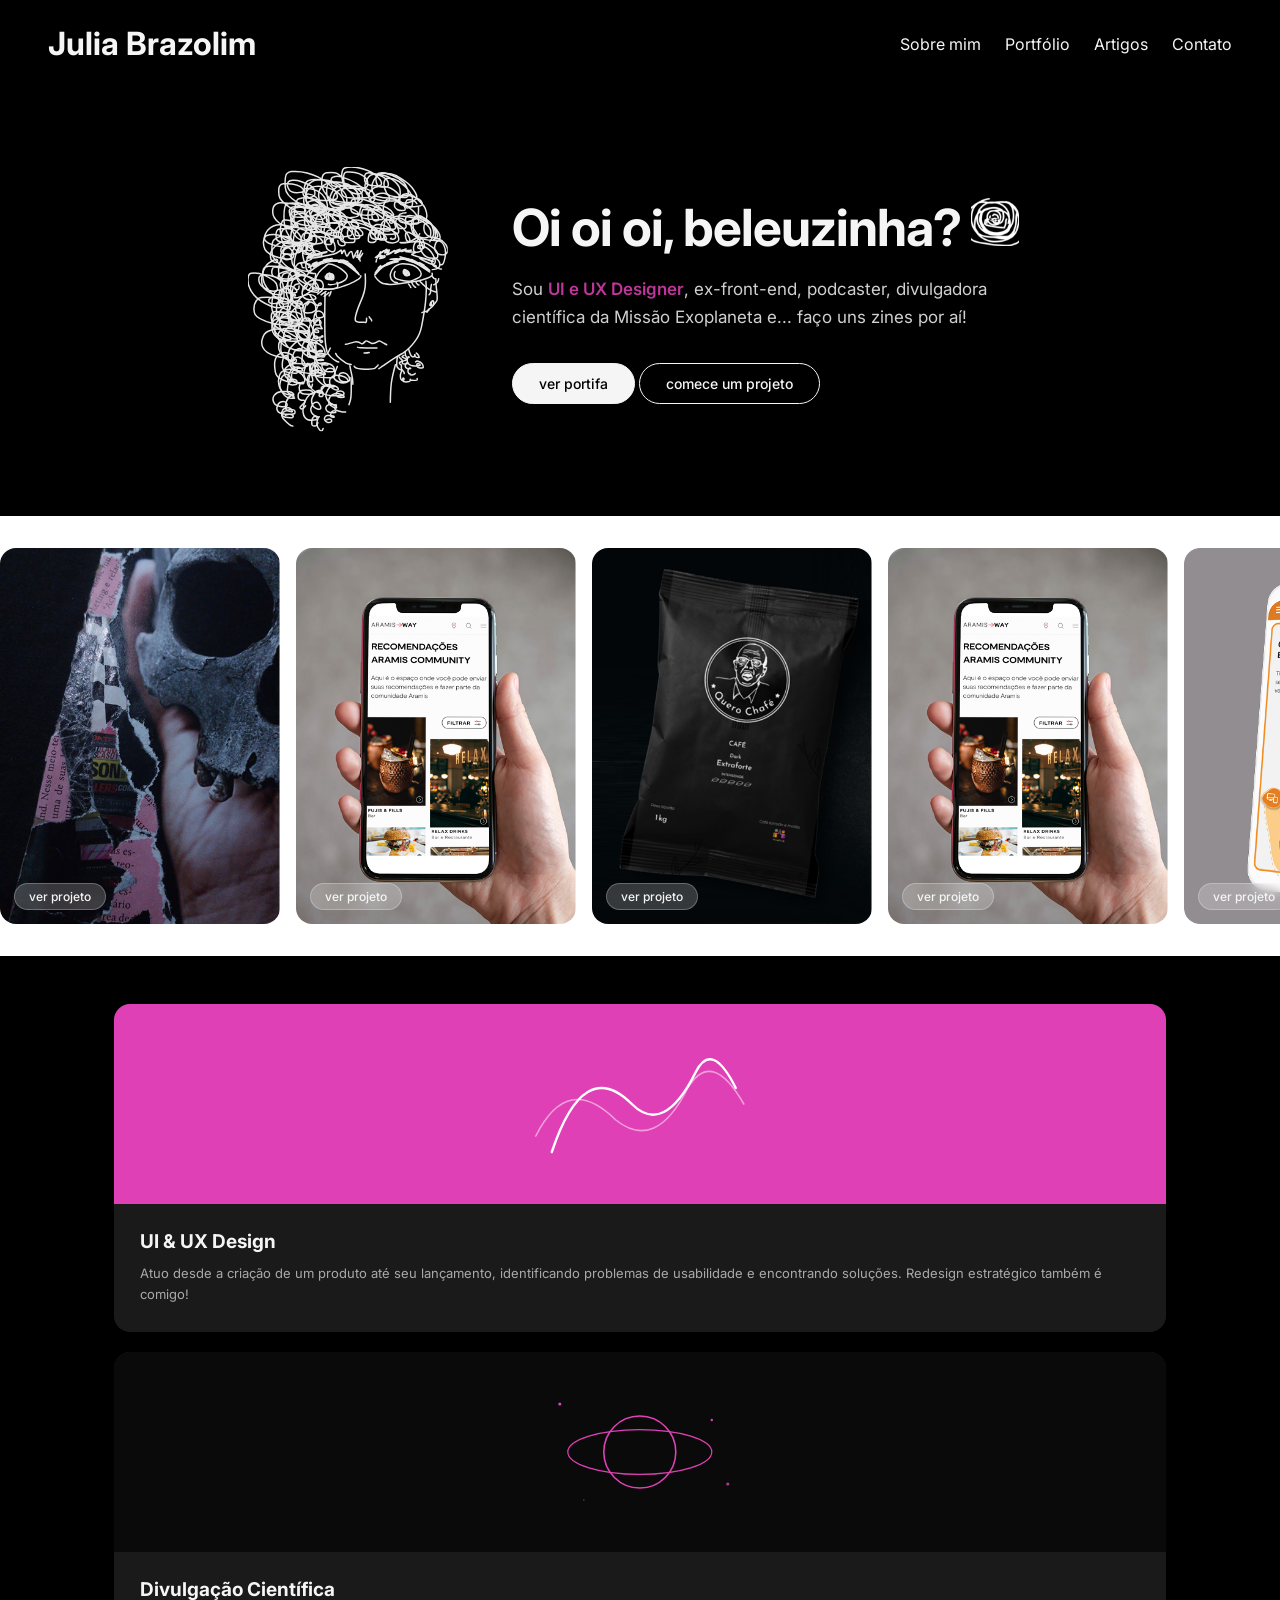
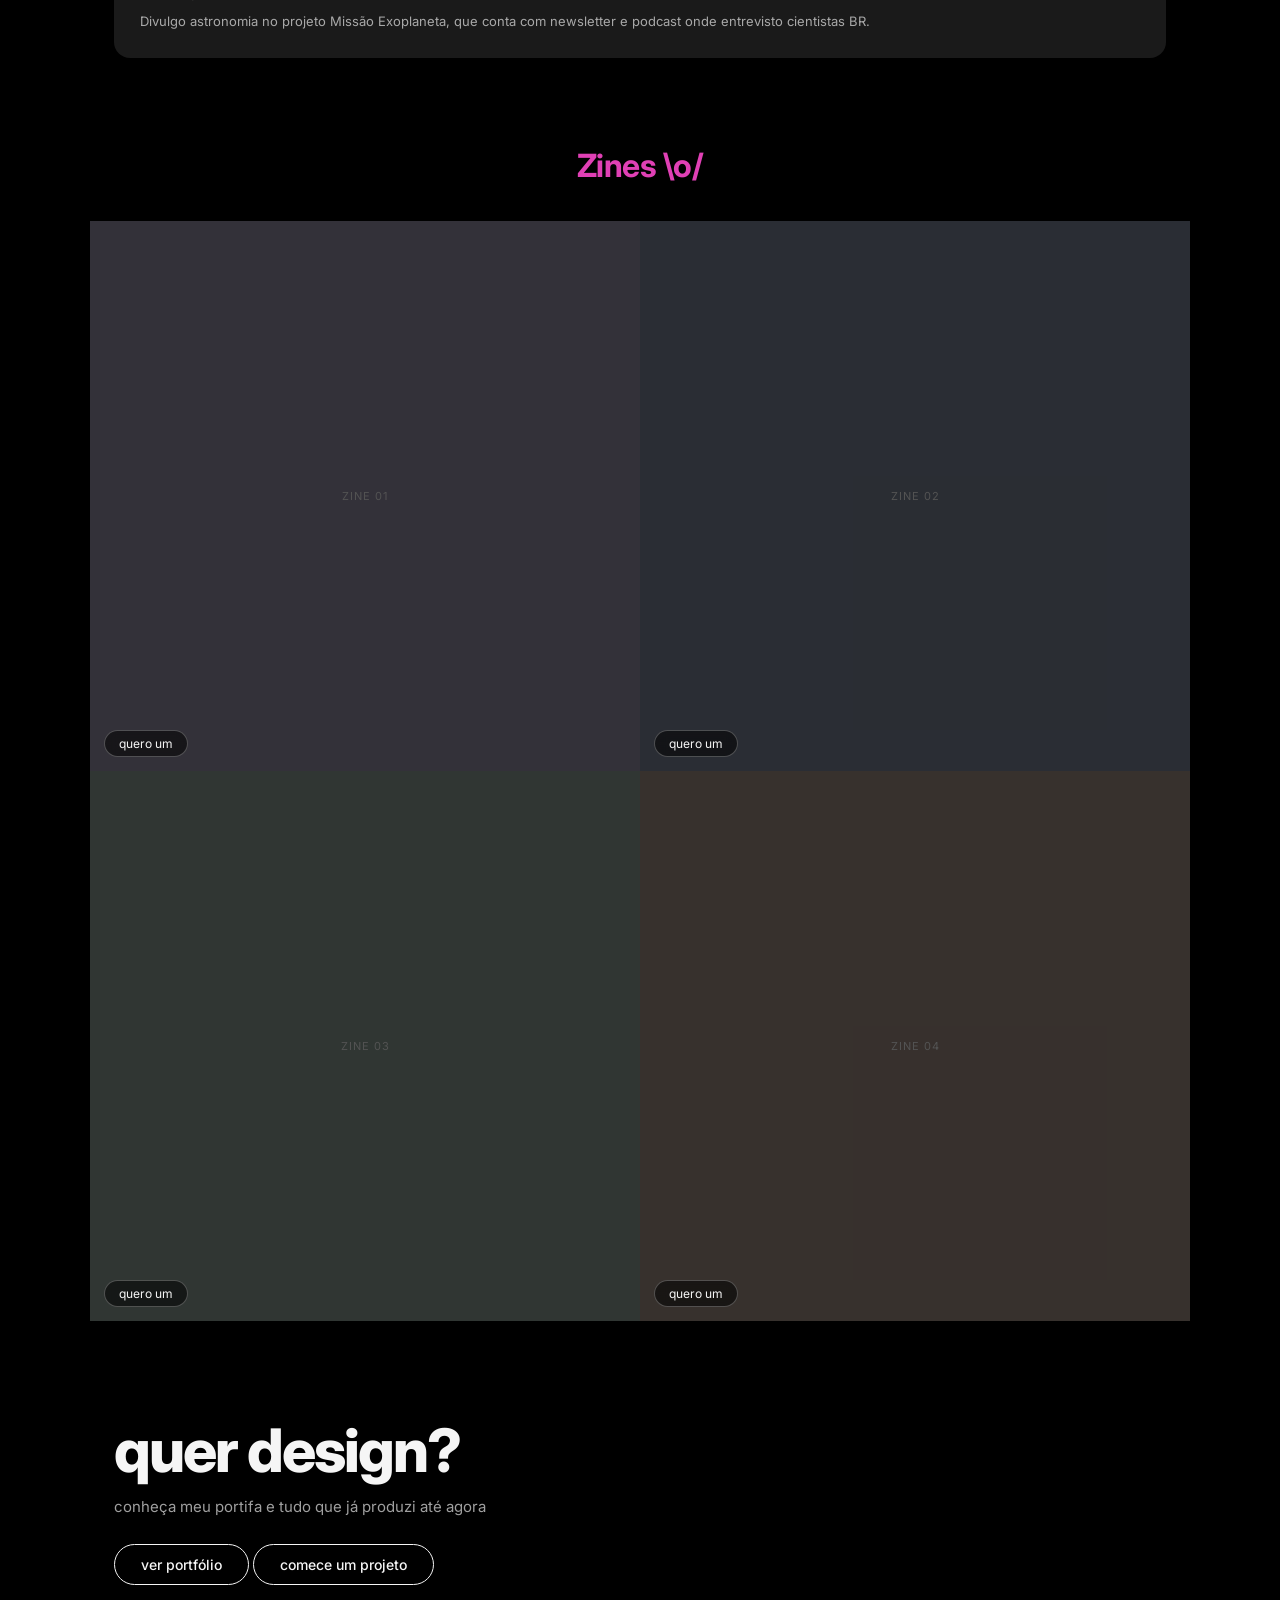
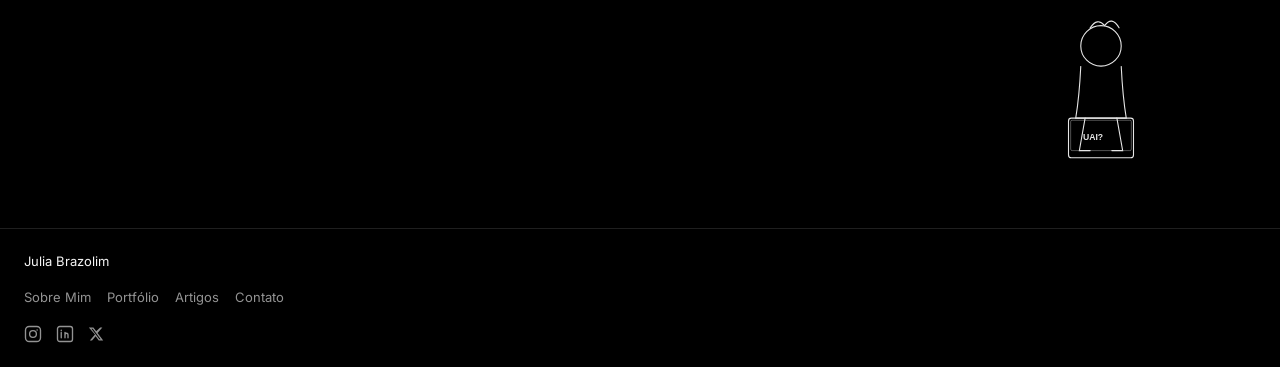
<file: index.html>
<!DOCTYPE html>
<html lang="pt-BR">
<head>
<meta charset="UTF-8">
<meta name="viewport" content="width=device-width, initial-scale=1.0">
<title>Julia Brazolim</title>
<link rel="preconnect" href="https://fonts.googleapis.com">
<link rel="preconnect" href="https://fonts.gstatic.com" crossorigin>
<link rel="stylesheet" href="https://fonts.googleapis.com/css2?family=Inter:wght@400;500;600;700;800&display=swap">
<link rel="stylesheet" href="style.css">
</head>
<style>
    * { margin: 0; padding: 0; box-sizing: border-box; }

  :root {
    --black: #000;
    --white: #f5f5f5;
    --pink: #e040b5;
    --gray: #1a1a1a;
    --gray2: #2a2a2a;
  }

  body { background: var(--black); color: var(--white); font-family: 'Inter', sans-serif; overflow-x: hidden; }
  a { color: inherit; text-decoration: none; }

  header {
    display: flex;
    flex-direction: row;
    justify-content: space-between;
    align-items: center;
    padding: 24px 48px;
  }

  .nav-links-desktop {
    display: flex;
    gap: 24px;
    list-style: none;
  }

  /* Hamburguer */
  .nav-toggle {
    display: none;
    flex-direction: column;
    gap: 5px;
    cursor: pointer;
    background: none;
    border: none;
    padding: 4px;
  }

  .nav-toggle span {
    display: block;
    width: 22px;
    height: 2px;
    background: var(--white);
    border-radius: 2px;
  }

  /* HERO */
  .hero {
    display: flex;
    align-items: center;
    gap: 64px;
    padding: 80px 48px;
    max-width: 1100px;
    margin: 0 auto;
  }

  .hero-illustration { flex-shrink: 0; width: 200px; }
  .hero-illustration svg { width: 100%; height: auto; opacity: 0.9; }

  .hero-text h1 {
    font-size: clamp(30px, 4vw, 52px);
    font-weight: 700;
    line-height: 1.15;
    margin-bottom: 18px;
    letter-spacing: -1px;
  }

  .hero-text p {
    font-size: 17px;
    line-height: 1.65;
    opacity: 0.85;
    max-width: 520px;
    margin-bottom: 32px;
  }

  .hero-text p span { color: var(--pink); font-weight: 600; }

  .btn-group { 
    display: inline;

   }

  @media (min-width: 769px ) {
    .h-mobile {
      display: none;
    }

  }

  @media (max-width: 768px) {
    header {
      display: flex;
      flex-direction:row;
      padding: 4px 16px;
    }

    .nav-links-desktop {
     display: none;
    }
    .nav-toggle{
      display: flex;
    }

    .h-mobile {
      display: none;
      position: fixed;
      z-index: 100;
      top:0;
      bottom:0;
      left: 0px;
      right: 0px;
      background-color: #e040b5;
      width: 100vw;
      height:100vh;
    }

    .h-mobile.abertinho{
      display: block; 
    }

    .nav-links-mobile {
      display: flex;
      list-style: none;
      padding: 0%;
      flex-direction: column;
      align-items: center;
     }

    .btn-group { 
    display: flex; 
    flex-direction: column; 
    gap: 14px; 
    flex-wrap: wrap; 
  }
  }

</style>
<body>

<header>
  <h1 class="nav-logo" title="Portfólio Julia Brazolim">Julia Brazolim</h1>
  <ul class="nav-links-desktop">
    <li><a href="#">Sobre mim</a></li>
    <li><a href="#" class="active">Portfólio</a></li>
    <li><a href="#">Artigos</a></li>
    <li><a href="#">Contato</a></li>
  </ul>
  <button class="nav-toggle abridor" aria-label="Toggle navigation">
    <span></span>
    <span></span>
    <span></span>
  </button>
</header>

<!-- Mobile Header -->
  <div class="h-mobile">
    <button class="nav-toggle fechador" aria-label="Toggle navigation">
      <span></span>
      <span></span>
      <span></span>
    </button>
     <ul class="nav-links-mobile">
      <li><a href="#">Sobre mim</a></li>
      <li><a href="#" class="active">Portfólio</a></li>
      <li><a href="#">Artigos</a></li>
      <li><a href="#">Contato</a></li>
    </ul>
  </div>


<div class="limit">
  <!-- HERO -->
  <section class="hero">
    <div class="hero-illustration">
      <svg class="" viewBox="0 0 268 355" fill="none" id="euzinha" style="text-color: #e040b5;" xmlns="http://www.w3.org/2000/svg" xmlns:anim="http://www.w3.org/2000/anim" anim="" anim:transform-origin="50% 50%" anim:duration="1" anim:ease="ease-in-out" width="268" height="355">
      <g id="Group 11" clip-path="url(#clip0_1_16)">
        <path id="Vector 141" d="M74.8423 150.579C75.8601 148.688 79.6417 143.446 84.4784 139.039C85.7855 137.848 87.5515 136.404 90.9011 134.073C95.5063 130.867 100.125 128.942 104.709 127.775C111.907 125.943 118.546 126.011 122.051 126.084C124.408 126.133 126.162 126.74 129.505 128.699C140.644 136.975 142.683 138.436 146.774 142.156C147.663 142.972 148.097 143.261 148.983 144.437" stroke="white" stroke-width="2" stroke-linecap="round" class="svg-elem-1"></path>
        <path id="Vector 142" d="M75.2808 151.018C75.5703 152.768 77.0268 154.518 84.0987 159.261C86.6535 160.974 88.7227 161.981 91.2013 162.784C93.9083 163.66 101.397 163.74 110.897 163.668C118.173 163.612 123.082 161.257 131.185 158.487C135.381 157.052 138.884 155.264 141.15 154.312C143.979 153.124 145.754 151.465 148.169 150.292C149.553 149.131 150.589 147.951 151.027 147.076C151.177 146.635 151.177 146.201 151.177 145.753" stroke="white" stroke-width="2" stroke-linecap="round" class="svg-elem-2"></path>
        <path id="Vector 143" d="M169.952 144.833C170.481 144.199 171.537 142.929 172.917 141.285C174.729 139.127 178.413 135.837 181.72 133.327C184.351 131.33 186.918 129.668 190.147 128.234C197.274 125.07 201.662 124.149 205.165 123.719C208.991 123.25 212.599 123.293 216.338 124.87C219.507 126.207 225.013 129.178 228.722 131.269C236.262 136.13 237.956 137.187 241.717 139.466C242.523 139.95 242.839 140.16 243.482 140.695" stroke="white" stroke-width="2" stroke-linecap="round" class="svg-elem-3"></path>
        <path id="Vector 144" d="M170.271 146.742C170.799 147.376 172.066 149.486 174.398 151.826C176.295 153.73 178.222 154.91 179.335 155.386C180.242 155.774 183.818 156.712 189.699 157.349C193.776 157.79 197.833 157.145 201.757 156.508C205.886 155.838 210.365 155.337 214.024 154.808C219.556 154.01 227.025 153.109 228.886 152.528C230.894 151.901 235.174 150.893 239.067 149.505C242.606 148.244 245.277 146.749 246.555 145.474C246.875 144.839 246.983 144.094 246.931 143.3C246.878 142.926 246.773 142.611 246.665 142.286" stroke="white" stroke-width="2" stroke-linecap="round" class="svg-elem-4"></path>
        <path id="Vector 145" d="M197.058 140.096C196.283 140.678 195.883 142.82 195.98 145.804C196.031 147.362 196.858 148.219 197.688 149.099C198.48 149.938 200.763 150.666 205.393 151.79C212.506 153.517 217.423 153.219 219.804 152.297C225.46 150.106 229.565 147.934 230.445 147.153C231.222 146.462 231.624 145.584 231.918 144.221C232.451 141.749 230.564 138.545 228.021 135.953C226.386 134.286 224.197 133.151 221.026 131.686C217.178 129.907 211.873 129.717 207.177 129.619C204.419 129.561 202.261 130.396 199.915 131.568C195.271 133.889 192.17 138.516 191.039 142.379C190.094 145.605 191.18 148.607 191.863 150.268C192.74 151.736 194.015 153.017 195.965 154.043C197.14 154.489 198.692 154.779 200.29 155.079" stroke="white" stroke-width="2" stroke-linecap="round" class="svg-elem-5"></path>
        <path id="Vector 146" d="M107.75 157.135C108.525 157.917 111.457 158.311 119.267 156.266C125.086 154.743 128.893 152.344 130.36 151.17C131.937 149.91 132.521 148.328 132.965 146.617C133.744 143.612 129.901 140.505 125.654 137.232C123.419 135.509 120.729 134.056 118.411 132.821C114.219 130.587 110.702 129.814 108.257 129.96C106.72 130.051 103.47 133.022 98.5796 137.372C94.872 140.669 93.3607 143.71 92.0916 146.148C90.3793 149.438 89.8295 153.977 90.0234 157.94C90.1308 160.137 91.4893 161.049 92.8054 161.878C94.666 163.052 97.5499 163.499 102.033 163.744C104.961 163.904 109.231 163.698 112.058 163.455C117.939 162.947 119.007 161.739 119.692 161.447C120.382 159.594 120.285 156.944 120.042 156.065C119.895 155.669 119.701 155.379 119.207 154.491" stroke="white" stroke-width="2" stroke-linecap="round" class="svg-elem-6"></path>
        <path id="Vector 147" d="M103.637 146.559C103.637 147.432 103.637 148.304 103.783 148.851C104.265 150.663 107.932 151.06 112.971 151.114C114.023 151.126 114.401 150.678 114.649 150.334C115.123 149.679 115.095 148.04 114.901 146.035C114.761 144.593 113.629 143.918 112.655 143.381C111.075 142.509 109.031 142.74 107.662 142.837C106.641 142.91 105.893 143.716 105.257 144.497C104.718 145.16 104.812 146.454 105.103 147.774C105.363 148.954 107.254 149.007 108.573 149.154C109.788 149.289 110.976 148.913 111.954 148.327C112.378 148.072 112.545 147.74 112.644 147.3C112.871 146.298 112.647 145.193 112.258 144.217C111.796 143.057 110.497 142.546 109.569 142.253C109.135 142.115 108.737 142.153 108.344 142.492C106.351 144.209 106.869 146.941 107.306 148.562C107.906 150.78 111.663 150.085 112.348 149.842C113.175 149.55 113.038 147.937 112.893 146.618C112.821 145.965 112.456 145.396 112.016 145.096C111.575 144.797 110.993 144.797 110.548 145.039C109.64 145.534 109.416 146.557 109.269 147.191C109.191 147.529 109.219 147.923 109.364 148.074C109.51 148.225 109.801 148.128 110.047 147.933C110.562 147.526 110.785 146.856 110.932 146.222C111.097 145.507 110.885 144.8 110.544 144.359C110.369 144.133 109.912 144.209 109.664 144.403C109.131 144.819 109.219 145.675 109.364 146.261C109.51 146.557 109.801 146.847 110.532 147.143C111.264 147.438 112.427 147.729 113.626 148.028" stroke="white" stroke-width="2" stroke-linecap="round" class="svg-elem-7"></path>
        <path id="Vector 148" d="M209.985 144.797C210.567 145.578 213.105 145.972 214.633 145.534C215.373 145.322 215.37 144.018 215.468 142.993C215.761 139.947 211.654 137.846 210.678 137.552C210.108 137.38 209.315 137.452 208.819 137.792C207.803 138.486 207.929 140.478 208.123 142.19C208.275 143.538 210.17 144.4 212.416 145.135C213.562 145.509 214.856 145.384 215.554 145.239C216.251 145.094 216.348 144.803 216.398 144.217C216.522 142.762 215.963 141.277 215.035 140.251C214.29 139.427 213.222 139.021 211.953 138.727C211.277 138.571 210.49 138.627 209.994 139.064C208.882 140.04 209.104 141.95 209.395 143.124C209.533 143.681 210.267 143.91 210.761 144.059C211.254 144.209 211.642 144.209 211.987 144.112C212.66 143.923 213.214 143.331 213.654 142.696C214.08 142.083 213.707 141.081 213.415 140.201C213.15 139.403 212.435 138.924 211.947 138.532C211.705 138.337 211.266 138.528 210.969 138.82C210.315 139.465 210.279 140.678 210.424 141.705C210.49 142.168 210.861 142.441 211.204 142.542C211.548 142.643 211.936 142.546 212.184 142.254C212.734 141.606 212.629 140.299 212.484 139.174C212.423 138.708 212.047 138.533 211.607 138.434C211.166 138.334 210.584 138.334 210.188 138.576C209.791 138.818 209.597 139.303 209.546 139.795C209.494 140.287 209.591 140.772 209.835 141.167C210.079 141.562 210.467 141.853 210.812 142.003C211.157 142.153 211.448 142.153 211.452 142.056C211.457 141.959 211.166 141.765 210.866 141.565" stroke="white" stroke-width="2" stroke-linecap="round" class="svg-elem-8"></path>
        <path id="Vector 149" d="M157.105 143.328C157.202 145.267 157.299 147.206 157.349 150.192C157.399 153.178 157.399 157.153 156.962 160.994C156.526 164.835 155.654 168.422 153.944 173.033C152.234 177.644 149.713 183.17 147.833 188.101C145.953 193.032 144.79 197.201 144.19 199.93C143.346 203.777 143.688 205.312 144.029 205.898C146.212 209.653 155.53 207.465 156.855 208.201C157.182 208.383 157.587 208.447 157.932 208.206C158.277 207.965 158.568 207.383 158.718 206.405C158.868 205.427 158.868 204.069 158.868 202.671" stroke="white" stroke-width="2" stroke-linecap="round" class="svg-elem-9"></path>
        <path id="Vector 150" d="M162.393 200.614C162.393 200.808 162.878 201.587 163.758 202.76C164.444 203.546 165.034 204.137 165.475 204.82C165.625 205.212 165.625 205.697 165.625 206.196" stroke="white" stroke-width="2" stroke-linecap="round" class="svg-elem-10"></path>
        <path id="Vector 151" d="M177.412 113.644C175.922 116.438 174.875 118.343 174.637 118.863C174.42 119.339 176.554 116.577 178.061 114.317C178.494 113.668 178.078 113.921 177.793 114.298C177.21 115.067 176.85 115.992 176.566 116.464C175.71 117.887 180.691 112.995 181.648 112.23C182.156 111.824 179.884 113.994 179.399 114.573C179.136 114.885 182.091 112.91 185.62 110.461C186.65 109.746 186.449 110.619 185.56 111.794C184.671 112.97 183.181 114.553 183.205 114.717C183.49 116.667 187.374 111.674 188.692 111.2C191.668 110.13 184.944 117.683 185.633 117.693C190.997 117.77 194.619 112.707 196.076 112.003C197.123 111.496 194.004 113.06 189.109 115.884C188.25 116.379 191.777 114.508 201.648 110.787C203.53 110.077 204.026 110.071 204.033 110.116C204.112 110.624 200.58 112.402 197.189 115.132C196.229 115.904 197.151 115.812 198.235 115.343C200.693 114.28 203.456 112.71 207.157 111.303C209.342 110.473 212.256 109.71 211.974 110.023C209.145 113.163 204.133 113.455 205.385 113.224C210.66 112.248 216.247 111.386 218.883 111.386C220.565 111.386 212.888 112.512 211.291 113.029C210.223 113.374 216.295 113.737 224.215 114.344C225.791 114.465 222.077 115.789 220.393 116.455C218.708 117.121 219.08 117.494 223.789 118.943C228.498 120.392 237.532 122.907 242.559 124.389C247.585 125.87 248.33 126.243 248.295 126.388C248.089 127.239 245.254 125.786 240.95 124.334C237.984 123.333 233.293 122.23 231.22 121.932C229.147 121.634 229.799 122.286 231.02 123.134C232.241 123.982 234.01 125.007 238.461 126.978C242.912 128.95 249.99 131.837 252.426 132.672C252.869 132.824 249.386 130.767 248.446 130.859C248.025 130.9 247.879 131.509 248.016 131.936C248.618 132.734 251.799 134.329 256.264 136.21C258.028 136.88 258.773 136.973 259.258 136.787" stroke="white" stroke-width="2" stroke-linecap="round" class="svg-elem-11"></path>
        <path id="Vector 152" d="M153.704 115.62C150.981 119.938 149.663 122.295 148.912 123.186C148.545 123.622 148.161 123.985 148.575 122.268C149.925 116.659 151.54 112.518 151.681 112.281C152.379 111.108 149.674 117.567 148.204 119.011C145.181 121.978 147.684 112.707 147.357 112.143C147.205 111.881 146.75 111.951 146.093 112.742C142.405 117.182 142.325 120.412 141.667 121.445C141.37 121.912 141.196 122.292 141.053 121.785C139.887 117.64 139.878 114.875 139.129 113.979C136.755 111.14 133.669 119.382 133.013 119.43C132.634 119.458 132.17 119.198 131.884 118.73C130.301 116.142 130.093 112.995 129.389 111.859C128.461 110.363 126.52 115.521 125.909 115.901C125.222 116.328 125.481 113.373 125.295 111.959C125.027 109.926 121.448 114.957 115.423 116.547C110.642 117.809 102.226 119.441 96.6035 120.493C90.9815 121.544 88.3737 121.823 85.773 121.967C83.1722 122.111 80.6575 122.111 79.6415 121.832C78.6255 121.552 79.1843 120.993 80.1241 120.38C81.064 119.766 82.3679 119.114 86.439 117.94C90.5102 116.766 97.3091 115.089 101.184 114.226C105.059 113.362 105.804 113.362 105.769 113.595C105.734 113.828 104.895 114.293 101.204 115.418C97.5123 116.543 90.9928 118.312 86.9357 119.503C82.8787 120.694 81.4817 121.253 81.2742 121.541C80.7678 122.244 83.7988 121.922 84.8797 122.203C85.3329 122.321 85.495 122.67 85.2184 123.093C84.4432 124.28 79.7036 125.955 73.733 128.117C71.4731 128.935 70.8359 129.347 70.6864 129.493C70.5368 129.638 70.9093 129.545 71.2409 129.544C71.852 129.635 72.1399 131.501 72.6521 134.182C73.1643 135.094 74.1888 135.094 75.2444 135.094" stroke="white" stroke-width="2" stroke-linecap="round" class="svg-elem-12"></path>
        <path id="Vector 153" d="M214.979 156.842C215.173 157.036 215.564 157.426 216.101 158.012C216.542 158.598 216.936 159.286 217.326 160.019C217.523 160.364 217.717 160.655 218.211 161.542" stroke="white" stroke-width="2" stroke-linecap="round" class="svg-elem-13"></path>
        <path id="Vector 154" d="M219.091 154.198C219.673 155.749 220.36 157.13 221.287 158.35C222.505 159.668 223.398 160.658 223.837 161.098C224.083 161.248 224.373 161.248 224.673 161.248" stroke="white" stroke-width="2" stroke-linecap="round" class="svg-elem-14"></path>
        <path id="Vector 155" d="M224.967 153.61C224.773 153.416 224.964 153.995 225.599 155.314C226.33 156.536 227.117 157.426 227.899 157.867C228.292 158.017 228.68 158.017 229.08 158.017" stroke="white" stroke-width="2" stroke-linecap="round" class="svg-elem-15"></path>
        <path id="Vector 156" d="M230.549 153.316C231.906 154.867 234.738 157.605 239.036 161.222C241.201 162.899 243.334 164.257 245.451 165.247C247.567 166.237 249.603 166.818 251.701 167.418" stroke="white" stroke-width="2" stroke-linecap="round" class="svg-elem-16"></path>
        <path id="Vector 157" d="M78.0785 156.842C77.1091 158.005 76.3188 158.992 75.6842 159.822C75.3405 160.264 74.9527 160.749 74.6076 161.144C74.2624 161.539 73.9715 161.83 73.6719 162.13" stroke="white" stroke-width="2" stroke-linecap="round" class="svg-elem-17"></path>
        <path id="Vector 158" d="M79.5476 159.192C79.5476 159.58 79.1598 160.07 78.4753 160.705C78.1786 161.049 77.9847 161.436 77.594 161.927C77.2033 162.418 76.6216 162.999 75.7285 163.598" stroke="white" stroke-width="2" stroke-linecap="round" class="svg-elem-18"></path>
        <path id="Vector 159" d="M83.9537 161.836C83.469 162.321 82.9843 162.805 82.5891 163.2C82.194 163.596 81.9032 163.886 81.6564 164.182C81.4096 164.477 81.2157 164.768 80.7222 165.361" stroke="white" stroke-width="2" stroke-linecap="round" class="svg-elem-19"></path>
        <path id="Vector 160" d="M88.0671 163.011C86.5159 164.756 82.6146 167.691 77.0901 171.115C73.0198 173.182 69.9645 174.269 67.0356 174.905C65.4639 175.153 63.7188 175.25 61.9209 175.35" stroke="white" stroke-width="2" stroke-linecap="round" class="svg-elem-20"></path>
        <path id="Vector 161" d="M130.517 237.554C131.286 237.887 136.585 236.129 142.042 234.67C148.721 232.885 151.495 236.665 152.214 236.887C152.601 237.006 153.043 237.108 153.819 236.615C155.895 235.296 157.046 233.561 157.654 233.172C159.28 232.13 162.355 235.323 165.197 236.166C169.088 237.319 171.913 235.117 174.579 233.453C175.134 233.106 175.469 233.005 175.859 233.003C176.688 233.112 178.46 234.104 181.173 235.766C182.566 236.549 183.995 237.208 185.8 238.22" stroke="white" stroke-width="2" stroke-linecap="round" class="svg-elem-21"></path>
        <path id="Vector 162" d="M146.836 241.551C146.836 241.77 146.836 241.99 151.122 242.158C155.408 242.327 163.98 242.437 172.812 242.55" stroke="white" stroke-width="2" stroke-linecap="round" class="svg-elem-22"></path>
        <path id="Vector 163" d="M155.495 249.21C155.605 249.21 155.714 249.21 156.76 249.21C157.806 249.21 159.784 249.21 162.488 248.544" stroke="white" stroke-width="2" stroke-linecap="round" class="svg-elem-23"></path>
        <path id="Vector 165" d="M238.404 153.186C239.115 160.207 239.303 167.836 237.878 181.103C236.881 190.385 234.319 204.734 232.683 213.143C230.639 223.651 228.175 227.464 224.424 232.674C218.164 241.37 211.296 247.058 207.624 249.332C205.762 250.485 203.773 251.44 198.853 254.547C193.933 257.655 186.108 262.837 181.81 265.758C177.512 268.678 176.979 269.18 175.351 270.203" stroke="white" stroke-width="2" stroke-linecap="round" class="svg-elem-24"></path>
        <path id="Vector 166" d="M103.38 169.002C103.204 172.876 103.028 176.75 102.937 187.285C102.847 197.821 102.847 214.901 103.111 225.284C103.456 238.856 104.976 244.216 105.952 247.857C108.348 252.582 112.611 256.851 118.742 260.322C120.092 260.954 120.796 261.13 121.522 261.311" stroke="white" stroke-width="2" stroke-linecap="round" class="svg-elem-25"></path>
        <path id="Vector 167" d="M251.715 149.794C251.715 152.963 251.715 155.476 252.155 159.716C253.112 168.93 254.383 175.928 253.15 179.114C249.452 184.412 246.032 188.206 244.434 189.182C243.716 189.631 243.188 189.983 241.577 190.879" stroke="white" stroke-width="2" stroke-linecap="round" class="svg-elem-26"></path>
        <path id="Vector 168" d="M246.912 179.674C245.674 181.979 243.892 183.937 243.623 184.914C243.501 185.353 244.234 185.714 244.946 185.807C245.658 185.901 246.539 185.725 247.256 185.37C247.974 185.015 248.502 184.487 248.774 183.422C249.046 182.358 249.046 180.773 248.694 179.957C248.342 179.14 247.638 179.14 246.923 179.405C244.602 181.269 244.068 182.87 243.889 183.935C243.887 184.471 244.063 184.999 244.778 186.077" stroke="white" stroke-width="2" stroke-linecap="round" class="svg-elem-27"></path>
        <path id="Vector 169" d="M245.312 186.077C245.312 185.549 245.312 185.02 245.488 184.484C245.664 183.948 246.016 183.42 245.846 182.875" stroke="white" stroke-width="2" stroke-linecap="round" class="svg-elem-28"></path>
        <path id="Vector 170" d="M249.047 157.797C250.109 157.445 252.238 156.378 253.756 154.604C254.025 154.068 254.201 153.539 254.468 153.003C254.735 152.467 255.087 151.939 255.45 149.794" stroke="white" stroke-width="2" stroke-linecap="round" class="svg-elem-29"></path>
        <path id="Vector 171" d="M250.648 149.794C250.471 149.794 250.295 149.794 249.941 149.618C249.586 149.441 249.057 149.089 248.609 148.644C248.161 148.198 247.809 147.67 246.379 146.059" stroke="white" stroke-width="2" stroke-linecap="round" class="svg-elem-30"></path>
        <path id="Vector 172" d="M245.845 157.264C245.493 159.025 245.135 160.636 244.869 162.936C244.778 164.531 244.778 166.996 244.514 168.442C244.25 169.888 243.721 170.24 242.644 171.137" stroke="white" stroke-width="2" stroke-linecap="round" class="svg-elem-31"></path>
        <path id="Vector 173" d="M239.976 194.614C239.8 194.614 239.624 194.614 239.973 194.174C240.323 193.734 241.203 192.853 242.11 191.413" stroke="white" stroke-width="2" stroke-linecap="round" class="svg-elem-32"></path>
        <path id="Vector 174" d="M242.643 191.413C242.291 191.765 241.406 192.298 239.986 192.92C238.567 193.366 237.313 193.723 236.16 194.078C235.536 194.257 234.832 194.433 233.039 195.148" stroke="white" stroke-width="2" stroke-linecap="round" class="svg-elem-33"></path>
        <path id="Vector 175" d="M246.912 137.521C249.212 137.521 253.123 136.817 255.353 135.304C256.397 134.597 256.693 133.082 256.959 131.487C257.281 129.564 256.698 127.746 255.812 126.239C254.754 124.437 253.144 123.12 251.461 122.496C250.539 122.154 249.249 122.752 248.438 123.374C245.622 125.532 246.379 128.797 246.731 130.131C246.877 130.687 247.787 130.585 248.502 130.321C249.217 130.057 249.922 129.528 250.461 128.552C251.691 126.323 250.482 122.074 247.558 117.016C241.063 105.781 229.667 104.44 228.424 104.968C227.729 105.263 227.533 106.553 227.439 107.361C227.346 108.169 227.522 108.698 228.581 109.058C231.463 110.038 234.277 109.599 235.432 108.804C236.906 107.79 236.241 104.808 235.889 102.06C235.451 98.6455 233.402 96.4413 231.983 95.9931C231.297 95.7764 230.563 96.7774 230.201 98.813C229.254 104.123 230.718 109.93 233.197 114.367C238.948 124.662 250.994 122.048 252.592 121.96C253.314 121.92 253.838 121.695 254.11 120.372C254.382 119.049 254.382 116.584 253.414 114.345C251.394 109.677 245.872 106.414 240.637 103.306C232.386 98.4064 227.89 99.6374 226.028 100.078C223.664 100.636 222.549 103.538 222.015 106.462C221.71 108.135 221.834 110.266 222.01 111.619C222.186 112.971 222.538 113.5 223.6 113.772C226.347 114.476 229.117 113.868 230.892 113.073C233.118 112.075 233.749 109.605 234.016 107.921C234.362 105.735 233.402 102.855 230.486 98.869C225.691 92.3147 219.182 89.1526 216.165 87.8186C214.79 87.211 213.5 87.3651 212.777 87.7173C209.84 89.1475 211.163 95.3474 212.4 98.0286C214.655 102.912 224.849 99.4613 226.447 98.7543C227.263 98.3931 227.693 97.343 227.965 96.1851C228.555 93.6727 226.828 89.8783 223.638 85.1774C220.132 80.0133 215.452 75.8238 211.371 72.3609C205.429 67.3199 201.387 68.1563 200.056 68.5085C198.543 68.9088 198.181 71.3471 197.914 73.5641C197.628 75.9418 198.175 77.9315 199.149 79.4388C201.785 83.5198 207.417 82.5629 209.458 82.3868C210.454 82.3009 211.323 81.8586 211.688 80.7968C212.054 79.7349 211.878 77.9741 211.171 76.4508C209.752 73.3939 202.679 70.488 193.707 67.5534C190.074 66.3651 188.08 66.5556 186.554 67.436C183.354 69.2819 182.355 76.4695 181.554 84.5505C180.983 90.3206 182.163 94.6378 183.849 97.9246C185.012 100.193 187.669 101.057 191.039 101.59C194.719 102.173 197.989 101.243 200.12 100.091C201.083 99.5703 201.547 98.7623 201.82 97.8712C202.394 95.9905 201.74 93.6026 200.326 90.8547C198.347 87.0095 193.4 84.884 188.523 83.3739C183.275 81.7491 179.335 82.5576 177.56 83.8862C173.509 86.9202 174.346 92.5035 174.698 95.6142C174.836 96.832 175.754 97.1402 176.469 97.4097C177.861 97.9343 180.727 98.0367 184.105 97.7725C185.393 97.6718 185.722 96.9802 185.727 96.2678C185.756 92.4409 179.361 87.7493 174.538 85.8551C173.045 85.269 171.683 85.9405 170.795 86.5594C169.756 87.2833 170.077 90.017 170.253 92.7702C170.329 93.9496 170.781 94.6431 172.019 95.182C175.198 96.566 178.604 96.4359 180.468 96.1718C181.311 96.0525 181.805 95.3794 182.077 94.7552C182.619 93.5119 181.821 91.2922 180.228 88.7177C178.467 85.871 174.362 85.2361 171.52 84.3477C169.418 83.6902 167.596 83.9822 165.822 84.956C161.33 87.4213 161.188 94.6324 161.182 98.5569C161.181 99.4678 161.711 100.331 163.389 100.785C165.067 101.238 168.06 101.238 169.778 100.534C171.496 99.8295 171.849 98.4208 171.766 96.8148C171.59 93.3974 168.674 89.6968 164.507 86.2339C156.625 79.6842 148.755 80.9622 145.631 82.1974C143.097 83.1993 143.756 87.3544 143.577 89.3954C143.491 90.3761 143.75 91.2602 145.25 91.7138C146.749 92.1673 149.566 92.1673 151.282 91.9912C152.997 91.8151 153.525 91.463 153.71 90.5772C153.894 89.6915 153.718 88.2829 153.099 87.0289C151.835 84.4698 148.75 82.5736 145.645 80.8848C142.975 79.433 139.679 80.2472 136.926 81.1329C134.789 81.8204 133.975 84.329 133.442 86.8129C132.919 89.2477 133.436 91.447 133.967 93.045C135.617 98.0098 146.589 95.9023 148.454 95.4621C149.35 95.2507 149.79 94.1415 149.446 92.6315C148.568 88.7791 145.015 85.4229 141.733 83.0245C135.817 78.6999 127.956 81.3143 123.402 83.7955C121.328 84.9255 121.345 88.0641 121.079 90.3718C120.854 92.3165 121.34 93.7627 122.226 94.8272C123.27 96.0822 124.718 96.612 125.87 96.8788C126.485 97.0211 127.199 96.9695 127.562 96.1771C127.924 95.3848 127.924 93.8 127.22 92.2794C124.074 85.4868 114.798 84.5265 109.356 84.5158C104.337 84.506 103.209 92.8503 102.403 98.4608C102.212 99.7922 102.313 101.035 102.401 101.934C102.489 102.834 102.665 103.362 104.076 103.634C105.488 103.906 108.129 103.906 109.753 103.73C111.378 103.554 111.906 103.202 112.179 102.14C112.883 99.3929 111.57 96.2705 109.268 93.6987C103.147 86.8609 93.6314 86.6554 87.9462 87.0049C83.9722 87.2492 82.7518 90.9134 82.0421 92.9517C81.1666 95.4664 80.9696 97.8499 81.2338 99.536C81.365 100.374 82.0261 101.046 83.0026 101.497C89.8819 104.673 98.7484 102.129 99.7275 101.334C100.253 100.907 99.8263 99.6587 99.1193 98.4982C97.5167 95.8675 94.149 93.7787 90.8648 92.0899C88.3107 90.7766 85.7825 91.4523 83.8296 92.338C79.4567 94.3214 77.9603 105.976 77.5868 112.782C77.2976 118.051 88.7599 119.369 97.6599 119.209C99.2729 119.18 99.1113 117.096 98.4069 115.93C96.886 113.413 93.7862 112.625 91.5691 112.179C89.2216 111.707 85.7932 114.028 82.2395 117.221C79.3782 119.793 78.6646 125.217 77.5974 130.636C76.921 134.07 78.115 137.148 80.0652 140.08C81.6501 142.463 86.1026 142.324 89.7496 142.764C91.0018 142.915 90.7554 144.084 90.6647 145.066C90.1321 150.831 85.9532 158.48 86.3881 162.41C86.978 167.741 96.6088 164.024 98.7404 163.405C99.7029 163.126 100.168 162.258 100.528 161.191C101.338 158.791 100.717 156.031 99.1246 153.723C97.2542 151.013 92.9058 150.861 89.0907 151.037C85.4175 151.206 81.5246 153.513 77.6188 157.234C73.4549 161.202 72.7899 165.966 72.5231 168.362C72.2772 170.57 72.9606 172.727 74.5534 174.592C78.9524 179.742 87.1751 177.54 90.1098 176.923C91.2576 176.682 91.1076 175.075 90.1392 173.911C87.7998 171.102 83.3014 170.603 79.7504 170.691C76.8924 170.762 73.8731 172.369 70.5889 175.029C67.4163 177.599 65.8587 181.259 64.7035 185.421C63.0638 191.328 64.5995 197.085 66.6351 200.724C70.8203 208.205 79.3476 206.353 82.549 205.913C83.7122 205.753 83.6375 204.592 83.0212 203.874C81.5688 202.183 78.846 202.084 76.629 202.612C73.8369 203.278 71.9095 206.694 69.8686 210.149C67.3027 214.493 67.0966 219.847 67.889 224.196C68.6956 228.622 73.3075 230.535 76.1461 231.514C77.5227 231.989 78.9847 231.612 79.8865 231.258C80.7882 230.903 81.1404 230.375 81.3218 229.398C81.7587 227.046 80.7989 224.329 78.9394 222.021C76.8273 219.4 72.6298 219.159 69.343 219.599C66.9225 219.923 66.2109 222.707 65.6773 224.921C64.9511 227.935 65.848 231.415 67.262 234.697C69.0283 238.796 73.8357 241.377 77.7388 243.775C81.3069 245.968 85.5744 245.838 88.5971 245.309C89.7866 245.102 89.859 243.725 89.5095 242.212C88.6851 238.644 85.4357 235.358 81.9728 233.136C80.5173 232.202 79.3902 232.146 78.3178 232.407C76.0465 232.961 74.572 235.155 73.5956 237.372C72.5785 239.682 72.2563 242.092 72.1656 244.309C72.0662 246.74 74.1985 249.381 77.2106 251.955C80.6724 254.914 86.1026 254.908 89.9257 254.468C91.3439 254.305 91.4598 253.148 91.4624 252.078C91.4651 251.008 91.289 249.775 90.1418 248.612C87.3723 245.804 83.8243 245.48 82.3142 246.011C79.9772 246.833 79.7317 250.096 79.545 252.763C79.4936 253.498 80.0732 254.183 81.047 254.722C87.3512 255.976 97.2758 255.271 106.109 250.4C107.814 248.356 109.046 245.539 110.316 242.636" stroke="white" stroke-width="2" stroke-linecap="round" class="svg-elem-34"></path>
        <path id="Vector 176" d="M165.809 85.7643C165.632 86.6447 165.456 87.5251 165.63 88.2428C165.803 88.9604 166.331 89.4887 167.132 89.8488C167.932 90.209 168.989 90.3851 169.885 90.2997C170.782 90.2143 171.486 89.8622 171.761 89.1525C172.035 88.4429 171.859 87.3864 170.888 85.9617C168.525 82.4942 161.588 79.2013 152.536 76.1813C144.726 73.5756 137.209 73.492 130.64 74.1963C124.771 74.8257 120.828 79.6975 117.72 83.5126C115.025 86.8205 114.585 90.1983 115.113 92.0659C115.338 92.8606 116.698 92.7008 117.506 92.2606C118.315 91.8204 118.843 90.94 118.763 89.9582C118.586 87.7815 115.14 85.2467 110.706 82.4054C106.293 79.5775 97.9215 79.1853 88.5946 79.2707C84.7175 79.3062 82.6132 80.2364 80.9084 81.5677C77.4451 84.2722 76.1729 88.7683 75.3725 92.4954C74.9924 94.2657 75.1004 95.8703 75.8047 96.6866C77.2844 98.4017 80.9538 97.1509 83.619 96.3532C84.7386 96.018 85.2277 95.3794 85.4998 94.491C85.772 93.6026 85.772 92.37 85.3318 91.3829C83.5127 87.3038 77.779 88.4322 75.738 88.7844C74.7077 88.9621 73.8732 89.8408 73.1555 91.0841C68.27 99.5474 71.8883 112.246 74.1053 115.357C75.7525 117.668 81.1138 117.245 86.2709 116.893C88.112 116.767 88.2584 115.837 88.3491 114.946C88.5466 113.006 87.7355 110.325 85.6119 107.484C83.1403 104.177 78.8461 104.263 76.5411 103.997C73.8999 103.691 71.0239 104.962 68.3613 107.532C65.3736 110.415 64.082 116.322 62.66 123.064C61.2608 129.698 62.1131 136.598 63.6152 143.076C65.1291 149.605 70.8104 153.337 75.3325 155.647C79.9664 158.014 85.5692 157.264 89.3042 156.295C90.8502 155.894 90.5742 153.39 89.6937 151.776C87.8343 148.367 82.5972 146.955 76.7465 145.888C69.9421 144.647 64.6209 146.581 61.9584 149.239C55.6481 155.536 56.6066 166.11 57.6604 174.133C58.8073 182.864 69.5725 183.051 71.7949 183.054C72.6269 183.055 72.7847 182.353 72.2591 181.64C70.8506 179.731 68.1746 179.14 66.0456 179.228C63.9021 179.317 61.4195 180.73 58.845 183.124C56.2326 185.552 55.3634 189.262 54.475 194.041C53.0189 201.872 54.6377 208.999 56.764 212.993C61.2982 221.51 74.6949 222.883 79.273 222.811C81.1231 222.782 76.7225 217.755 71.6722 214.38C65.8285 210.475 59.1144 212.035 55.2086 214.074C51.571 215.972 49.6754 219.5 48.3415 223.571C46.3014 229.798 49.8248 236.916 53.904 241.625C57.3265 245.576 66.5045 245.48 76.0128 245.483C79.7146 245.484 81.1192 244.781 82.0209 244.069C83.6116 242.812 83.6376 239.808 83.1974 235.908C82.6602 231.147 77.9764 226.122 71.7682 221.416C65.8526 216.931 58.5915 216.315 52.5568 216.224C49.6905 216.181 47.2263 216.662 45.164 217.811C43.1018 218.961 41.517 220.898 40.7007 223.128C39.8843 225.359 39.8843 227.824 41.2929 230.767C44.5642 237.6 52.9996 242.086 61.0807 244.664C66.7456 246.47 70.1115 246.371 71.3574 245.843C71.9488 245.592 71.5468 244.258 70.6637 243.714C69.7806 243.17 68.1959 243.17 66.6752 243.786C59.3343 246.761 58.7409 257.373 57.407 262.272C57.1003 263.398 57.6631 264.491 58.6369 265.476C63.8617 270.758 72.4112 269.849 75.7007 269.056C77.0797 268.724 77.0533 266.679 76.4397 264.454C74.9954 259.217 71.0292 255.805 67.7424 254.738C65.7583 254.093 63.7299 255.079 61.5982 256.586C59.7962 257.861 59.6267 261.818 59.9788 266.436C60.1315 268.439 61.0353 269.646 62.7187 270.721C66.7188 273.276 71.3494 273.584 73.1342 272.791C73.8811 272.46 72.1017 270.414 70.6744 269.422C67.9662 267.539 64.9731 267.89 62.7561 268.685C56.7011 270.857 54.3016 277.831 53.3144 282.548C52.8594 284.722 53.3998 287.088 54.1948 289.132C55.9711 293.698 63.351 291.725 65.0398 291.109C65.8692 290.806 65.8482 289.26 65.7628 288.185C65.6774 287.11 65.3253 286.229 64.4395 285.6C62.4055 284.154 59.8134 284.255 58.0393 284.695C53.5824 285.801 53.053 293.294 52.7782 298.376C52.7059 299.714 53.0423 301.298 53.5732 302.378C54.517 304.299 56.772 304.531 58.3701 304.795C59.616 305.588 60.1602 306.836 60.4244 308.167C60.6885 308.794 61.2167 309.323 62.2945 309.867" stroke="white" stroke-width="2" stroke-linecap="round" class="svg-elem-35"></path>
        <path id="Vector 177" d="M83.1041 171.67C86.9779 178.361 89.5017 182.689 90.8303 184.199C92.2178 185.776 95.0082 185.543 97.0518 185.103C97.9539 184.909 98.215 183.783 98.1323 183.153C98.0496 182.523 97.5214 182.171 96.721 182.254C95.9207 182.337 94.8642 182.865 93.9678 184.898C89.3842 195.293 91.8174 200.478 92.3484 201.367C93.5881 203.441 97.8522 201.908 100.163 201.201C101.163 200.895 101.416 199.79 101.334 198.72C101.15 196.345 99.2982 194.62 97.6121 193.731C96.1944 192.984 94.6721 193.013 93.2528 193.19C88.1213 193.826 87.5542 206.502 88.5226 209.989C88.9269 211.445 91.8014 211.689 94.8215 211.601C96.0833 211.564 96.785 211.336 97.2359 210.718C97.6868 210.099 97.8629 209.042 97.7775 208.058C97.6921 207.073 97.34 206.193 96.7183 205.651C96.0967 205.11 95.2163 204.934 94.4106 205.019C92.8472 205.185 91.1185 207.228 89.3416 210.067C84.5753 217.681 88.4346 228.758 89.499 229.646C90.4141 230.41 91.9882 230.364 93.3221 230.012C93.8773 229.865 93.7757 228.955 93.5996 228.328C93.4235 227.701 93.0713 227.173 92.6258 226.813C92.1803 226.453 91.652 226.277 90.7636 226.538C88.5279 227.196 86.8445 229.286 85.9561 231.503C85.0439 233.78 85.4145 238.512 86.2976 244.197C86.9215 248.214 90.9157 249.919 94.3706 251.341C96.328 252.147 99.0581 252.059 100.683 251.886C102.308 251.712 102.836 251.184 103.108 250.296C103.734 248.251 102.5 244.968 100.285 241.329C98.0043 237.58 93.4395 236.239 89.7125 235.438C86.4021 234.727 83.6484 235.694 81.7835 236.935C78.1062 239.381 79.3691 245.64 79.8973 249.103C80.1408 250.7 81.482 251.686 82.5545 252.406C84.5335 253.735 88.2371 253.841 91.8841 253.401C93.1362 253.25 92.8899 252.08 92.359 251.275C89.611 247.104 82.069 246.019 77.4269 246.102C73.2181 246.177 72.2618 254.706 72.3392 260.842C72.3859 264.543 75.2712 266.466 76.8666 266.999C77.729 267.288 78.8142 267.181 79.5345 266.829C80.2548 266.476 80.607 265.772 80.7884 264.969C80.9698 264.166 80.9698 263.286 80.5296 263.096C79.2773 262.557 77.2454 266.444 75.6447 271.852C73.8532 277.904 75.9809 282.82 77.843 284.952C79.4801 286.825 82.2024 287.275 84.4221 287.721C85.3942 287.916 86.1135 287.638 86.4763 287.107C87.2985 285.904 86.6631 283.38 85.78 280.63C85.3164 279.185 83.8405 278.055 82.7653 278.212C80.1739 278.592 79.7266 282.82 79.4598 285.656C79.1281 289.182 80.0734 292.248 81.4047 294.025C81.9773 294.789 82.5599 295.097 83.1842 295.279C83.8084 295.46 84.5128 295.46 85.0517 294.932C85.5906 294.404 85.9428 293.347 86.3056 291.192" stroke="white" stroke-width="2" stroke-linecap="round" class="svg-elem-36"></path>
        <path id="Vector 178" d="M257.584 131.118C257.936 131.118 258.821 131.118 260.241 130.678C262.092 130.104 263.09 125.985 264.157 120.313C265.468 113.346 263.816 107.481 262.22 104.197C260.746 101.161 258.48 99.8187 256.796 99.2851C255.847 98.9843 254.585 99.1037 253.686 99.4559C252.032 100.104 251.186 102.471 250.386 105.659C249.905 107.574 250.113 110.255 251.082 112.32C253.005 116.42 257.215 117.421 259.699 117.688C262.17 117.954 264.333 117.251 265.843 116.186C267.027 115.352 267.364 113.697 267.631 111.747C267.943 109.464 266.841 106.59 264.627 103.308C262.031 99.4619 258.133 97.3323 255.204 96.1771C252.895 95.2667 250.658 95.8969 248.969 96.9614C248.268 97.4035 248.161 98.0259 248.51 97.8578C249.967 97.1574 250.823 95.1979 251.09 92.7221C251.582 88.1589 250.3 83.2938 248.086 79.7429C245.861 76.1749 242.473 75.4502 241.053 75.1834C239.656 74.9207 238.204 75.2688 236.961 76.2399C235.087 77.7032 235.707 81.4797 235.883 84.497C236.041 87.2095 237.654 89.3126 239.693 91.0867C244.382 95.1683 250.092 94.8351 253.483 94.1281C254.117 93.996 254.201 93.245 254.291 92.4447C254.501 90.5974 251.741 85.2734 247.211 78.2542C244.506 74.063 240.36 71.1976 234.946 68.2656C230.399 65.8023 226.118 66.3741 223.277 67.5239C220.545 68.6297 219.705 72.4088 218.905 75.8664C218.004 79.7586 219.161 83.9661 220.665 87.8693C222.311 92.1373 227.143 94.6484 233.522 96.3345C241.861 98.5386 249.377 98.5701 253.64 98.3941C255.446 98.3195 256.495 97.8658 257.039 96.4518C258.446 92.7962 255.647 87.3917 251.215 82.1573C246.393 76.461 238.417 72.2701 230.166 68.3617C222.829 64.8867 217.048 64.9548 214.294 65.2189C213.102 65.3333 212.422 66.0112 211.971 66.9877C209.964 71.3325 211.338 74.1963 212.221 75.4396C213.457 77.1797 219.657 76.6935 226.148 76.3413C228.437 76.2171 228.589 75.2848 228.68 73.6894C228.91 69.6344 226.481 64.4479 221.78 59.3896C212.005 48.8708 200.859 46.637 198.727 46.5463C197.825 46.5079 197.3 46.9839 196.94 47.5175C196.185 48.6356 196.222 50.5375 196.398 52.5784C196.565 54.5095 198.346 56.0547 200.475 57.2979C202.468 58.4618 205.805 58.5518 209.183 58.1116C210.51 57.9386 210.799 56.791 210.541 55.369C209.906 51.8796 206.381 48.4299 202.212 45.5886C198.468 43.038 193.229 42.3684 188.077 42.7179C185.861 42.8683 184.686 44.4761 183.787 46.1675C180.096 53.1124 181.282 59.7684 183.051 63.6101C184.805 67.4196 192.284 65.4883 194.883 64.6933C195.38 64.5412 195.155 63.5461 194.715 62.567C191.877 56.2557 182.029 51.6367 175.613 50.9003C172.764 50.5735 170.621 53.5629 168.668 55.6892C166.468 58.0842 166.166 61.5612 165.987 64.3118C165.82 66.8867 166.87 69.3888 167.935 71.3444C168.601 72.5682 170.952 72.4249 173.262 72.1607C174.196 72.054 174.516 71.3684 174.698 70.3919C174.879 69.4155 174.879 68.0068 174.263 66.5768C170.809 58.5628 158.37 56.5989 154.614 56.9458C152.495 57.1414 152.293 62.0841 152.202 66.7876C152.121 70.9849 154.763 74.7192 158.928 78.0034C161.162 79.7656 164.325 80.7593 170.709 81.7464C177.093 82.7336 186.778 83.4379 191.943 83.4486C197.108 83.4592 197.46 82.7549 197.641 81.7758C198.669 76.2321 192.514 68.8979 185.783 62.6017C181.943 59.0105 176.234 55.7772 171.662 53.6109C163.9 49.934 158.354 50.1907 155.337 50.9857C152.293 51.7878 150.873 55.1583 150.073 57.9969C149.299 60.7415 150.153 63.6955 151.303 66.3581C152.522 69.1817 162.527 70.2852 175.06 70.7334C179.668 70.8982 180.727 69.9491 181.359 68.7939C182.731 66.288 181.821 62.4843 179.612 58.229C176.527 52.2865 169.218 48.9634 163.274 46.2102C152.357 41.1534 143.771 42.5445 140.663 43.2488C137.669 43.9274 137.529 50.3347 137.793 56.1988C137.899 58.5536 138.585 59.5976 139.562 60.4941C141.678 62.4366 146.215 63.3487 153.477 64.1491C157.903 64.6369 163.909 64.4212 167.081 63.8929C170.253 63.3647 170.429 62.3082 169.903 60.9716C168.656 57.7985 164.234 54.8328 158.56 51.9915C152.544 48.9795 142.747 48.9474 132.884 49.5637C128.966 49.8085 127.423 51.4126 126.254 52.9279C123.95 55.9163 123.479 59.7791 123.477 62.7991C123.476 64.0702 124.178 64.7627 125.331 65.3896C133.821 70.0083 145.522 67.0944 147.298 65.6778C148.193 64.9647 148.371 63.5568 148.112 62.3936C147.57 59.9582 143.953 58.0289 139.431 56.076C134.567 53.9756 126.377 53.5736 117.053 54.2752C112.928 54.5856 110.37 57.0898 108.569 59.1441C105.302 62.8703 104.98 67.9535 105.156 72.0407C105.227 73.6708 105.685 74.3671 108.595 74.7299C116.908 75.7661 123.469 74.5645 124.891 73.412C126.064 72.4612 125.79 70.1251 124.998 67.2892C123.85 63.1822 116.938 59.8164 109.129 56.7057C102.378 54.0164 95.5841 54.8168 89.9041 55.169C84.8274 55.4837 80.9854 58.5358 78.3202 61.9934C75.6961 65.3977 75.9911 70.0931 75.8124 73.9962C75.6336 77.8991 77.3998 81.1275 79.8836 83.4352C82.1995 85.587 85.7502 86.65 89.4799 87.1836C91.0904 87.414 92.1532 87.365 92.5213 86.5727C93.523 84.4169 90.4137 80.6259 86.6893 76.9869C83.0216 73.4033 78.675 72.0727 75.1267 71.5391C71.6133 71.0108 68.0034 72.4142 64.8073 74.5432C59.2441 78.2488 57.8548 86.2659 57.2252 93.5625C56.9326 96.953 59.082 99.8027 62.0034 102.287C65.9233 105.619 75.2174 105.864 84.9926 105.069C88.8186 104.758 90.1896 103.394 91.0033 101.969C92.6577 99.0725 91.8224 95.3847 90.5845 92.1912C89.1632 88.5248 85.0779 85.9564 81.3536 83.5579C77.6963 81.2027 73.8675 81.4957 71.2956 81.8478C68.3788 82.2472 65.5116 85.5669 62.8464 89.558C60.3657 93.2729 60.5174 99.6 60.6908 105.907C60.7631 108.538 61.9207 109.925 63.2546 110.826C69.0821 114.766 75.4415 112.267 77.84 111.736C78.8666 111.509 79.358 110.853 79.6301 109.613C79.9022 108.372 79.9022 106.435 79.374 104.909C78.3829 102.046 75.116 100.886 72.3628 100.352C70.5155 99.9943 68.7078 100.875 66.4908 102.559C63.8955 104.529 61.7713 107.977 59.9064 111.792C58.2039 115.275 58.2016 121.471 59.2608 128.755C60.0398 134.112 65.8265 136.443 70.8821 138.22C75.9205 139.991 80.5959 139.656 83.3518 139.127C84.4583 138.915 84.523 137.543 84.3496 136.294C83.9715 133.572 81.695 131.129 78.7684 129.352C75.9622 127.649 72.8003 127.917 70.3165 128.181C67.724 128.457 65.8585 130.398 64.5272 132.436C62.9881 134.793 63.0038 139.976 64.7673 147.336C66.8927 156.208 74.8973 161.335 79.9529 164.622C84.6652 167.685 89.6667 167.578 92.5987 167.756C93.7677 167.828 94.2981 167.583 94.5703 165.996C94.8424 164.408 94.8424 161.415 93.5218 158.552C90.6811 152.394 83.8454 148.39 76.8448 145.368C68.5582 141.79 61.0669 145.157 57.6947 147.905C54.2406 150.719 52.519 156.165 51.4519 162.287C50.4893 167.81 52.1455 173.244 54.6267 178.303C57.0655 183.275 61.3871 186.242 64.7593 188.198C67.4852 189.779 70.4632 189.278 72.5949 189.014C73.5248 188.899 74.0222 188.222 74.2063 187.686C74.5519 186.679 73.6807 185.549 72.795 184.748C70.2857 182.481 63.7455 188.19 59.3728 193.083C55.5203 197.394 55.8912 202.773 56.6836 206.593C57.3463 209.788 64.039 209.554 69.4601 209.29C71.55 209.188 72.2401 208.498 72.779 206.993C73.3179 205.488 73.67 203.023 73.1471 200.961C72.6242 198.899 71.2156 197.314 69.0813 196.145C64.4377 193.603 58.7619 193.547 54.1464 193.899C50.1069 194.207 47.3647 196.738 45.4118 199.043C43.4065 201.41 42.7332 204.912 42.1996 208.46C41.6713 211.974 42.8986 215.76 45.201 219.751C51.4151 230.523 64.5939 230.897 66.0212 230.193C68.0133 229.21 58.0896 223.459 46.8124 218.657C39.0442 215.349 32.2644 217.905 27.0274 220.031C22.2135 221.986 19.9708 226.607 18.8156 231.57C18.1615 234.379 18.1887 237.941 19.5946 241.251C22.5995 248.327 30.7758 251.696 37.875 253.561C44.1937 255.221 49.2909 255.442 52.2256 255.09C53.2761 254.964 53.2234 254.033 52.8712 253.494C52.519 252.955 51.8147 252.603 51.0997 252.598C45.5091 252.556 45.7533 266.455 46.2815 269.206C47.5499 275.81 59.5836 276.422 65.0368 276.257C66.0042 276.227 66.2 274.672 66.2933 273.776C66.3867 272.879 66.2106 272.175 65.8558 271.724C65.501 271.273 64.9727 271.097 63.9082 271.359C62.8438 271.62 61.259 272.324 60.1785 273.303C58.152 275.14 58.0256 278.722 58.4658 282.361C58.8716 285.716 62.1021 287.803 65.1168 289.313C68.2525 290.884 71.8826 290.658 74.1956 290.306C74.9954 290.184 74.7479 289.249 74.305 288.887C73.8621 288.524 73.1578 288.524 72.5309 288.612C71.9039 288.7 71.3757 288.876 70.8394 289.407C69.5832 290.651 69.0546 292.43 68.7878 294.377C68.3799 297.355 69.0493 300.252 70.4632 302.205C72.3663 304.833 79.6781 304.707 86.0864 304.094C88.0706 303.904 86.8601 301.543 85.6115 300.46C83.3302 298.481 78.5096 298.662 73.4459 299.014C70.1535 299.243 68.7024 301.676 67.814 303.363C67.0671 304.78 67.0964 307.007 67.4485 309.317C68.0501 313.264 74.7372 312.535 75.4522 312.799C79.2771 314.212 69.9457 320.352 69.6762 322.038C69.5484 322.838 70.2872 323.548 71.0875 323.911C71.8879 324.273 72.9444 324.273 73.8408 323.745C74.7372 323.217 75.4415 322.16 77.2343 320.005" stroke="white" stroke-width="2" stroke-linecap="round" class="svg-elem-37"></path>
        <path id="Vector 179" d="M80.9699 203.151C84.8437 213.364 87.5436 219.329 89.139 220.573C90.8283 221.889 92.8793 221.827 94.0345 221.562C94.5439 221.446 94.6615 220.77 94.5761 220.234C94.4907 219.698 94.1386 219.169 93.517 218.721C92.8953 218.273 92.0149 217.921 90.769 218.18C87.7815 218.8 85.2492 222.691 83.2963 227.571C81.4502 232.183 80.7938 237.274 80.9672 242.86C81.1607 249.094 84.1607 253.473 86.5538 255.693C91.4913 260.273 98.023 259.177 100.872 258.913C101.651 258.841 100.904 258.121 99.8372 257.848C97.4237 257.233 94.6775 258.281 91.9296 260.58C87.9285 263.929 86.4871 268.061 85.9535 269.747C85.7043 270.535 85.7721 271.257 85.9482 271.884C86.1242 272.511 86.4764 273.039 87.098 273.488C90.6968 276.082 96.2515 275.718 98.3858 275.014C99.3462 274.697 99.1115 272.901 98.6713 271.559C97.7694 268.809 95.035 266.306 92.1083 263.995C90.7224 262.901 89.0056 262.741 87.749 262.736C86.4924 262.731 85.612 263.083 84.9824 263.616C83.777 264.638 83.6378 267.869 84.166 272.042C84.6249 275.666 88.424 278.018 92.2337 280.149C96.8069 282.708 104.933 282.297 112.488 282.3C115.295 282.301 115.994 281.598 116.357 280.005C116.72 278.412 116.72 275.771 116.279 273.97C115.839 272.17 114.959 271.289 114.065 270.66C112.407 269.492 109.975 269.315 107.313 269.931C104.43 270.599 103.209 274.283 102.054 276.678C101.052 278.756 101.246 282.452 101.598 286.803C101.864 290.085 104.437 292.072 106.918 293.67C108.259 294.534 110.103 294.916 110.922 294.66C111.741 294.404 111.565 293.347 111.122 292.627C110.679 291.907 109.975 291.554 108.908 291.461C101.913 290.849 96.4543 301.842 95.4672 305.054C95.2555 305.743 95.3765 306.473 95.7286 306.924C96.4848 307.892 98.2151 307.733 99.4583 307.468C100.045 307.344 100.349 306.676 100.531 306.052C100.905 304.764 100.36 302.941 99.4743 301.076C99.0588 300.201 98.2364 299.74 97.5215 299.467C96.1708 298.953 94.32 299.371 92.2791 300.078C90.0692 300.844 88.0985 304.51 85.9642 309.384C84.819 311.999 85.2385 315.491 85.9428 317.919C87.1631 322.125 91.0918 323.735 94.0212 324.535C95.3446 324.896 96.4223 324.807 96.9665 324.103C98.3007 322.376 96.6304 319.13 94.9443 316.819C94.2314 315.843 93.4342 315.565 92.4551 315.384C91.476 315.203 90.2435 315.203 89.0803 315.819C86.5276 317.171 85.2438 320.17 84.4435 322.742C83.6229 325.379 84.5235 327.822 85.6734 329.772C87.2324 332.416 91.0865 334.049 94.376 334.852C95.523 335.132 95.7286 334.422 95.3791 334.678C93.9283 335.741 92.89 339.016 92.3564 342.831C91.8518 346.44 93.7597 350.045 96.425 352.889C97.5054 353.972 98.0337 354.325 98.658 353.978C99.2823 353.631 99.9866 352.574 100.712 350.419" stroke="white" stroke-width="2" stroke-linecap="round" class="svg-elem-38"></path>
        <path id="Vector 180" d="M66.5635 113.51C66.5635 114.039 66.5635 114.567 67.0917 114.751C67.62 114.935 68.6764 114.759 69.3087 114.404C69.941 114.049 70.1171 113.521 70.0317 112.368C69.9464 111.216 69.5942 109.455 69.2314 107.641" stroke="white" stroke-width="2" stroke-linecap="round" class="svg-elem-39"></path>
        <path id="Vector 181" d="M63.8956 103.906C62.8391 103.906 57.5407 106.019 50.2493 109.661C47.5994 110.984 47.5361 112.07 47.4454 113.844C47.2199 118.254 47.7068 121.861 48.8567 123.283C50.2107 124.957 54.0938 124.182 57.0284 123.478C58.2161 123.193 58.0262 121.365 57.498 120.111C56.9698 118.857 55.9133 117.8 54.4006 117.256C52.8879 116.712 50.951 116.712 49.425 117.328C46.48 118.517 44.5214 122.736 42.4778 129.11C39.4357 138.597 41.6561 146.4 43.6036 148.887C48.0272 154.534 55.3423 152.462 57.7434 151.581C60.339 150.629 58.2077 146.245 57.2339 144.471C56.7101 143.517 55.7318 142.697 54.9261 142.156C53.5386 141.223 50.9297 141.785 47.9976 143.113C45.7049 144.152 44.8735 149.58 43.5396 155.708C42.6429 159.828 43.9665 162.941 45.9167 165.339C50.0614 170.437 59.6003 169.002 63.7782 168.474C65.3903 168.27 65.6671 166.889 65.1442 165.465C64.6213 164.04 63.2126 162.279 61.2544 161.196C57.185 158.945 52.8825 159.574 50.22 160.457C43.6318 162.642 43.2675 172.887 43.2621 180.36C43.2611 181.814 43.7904 182.331 44.6761 182.691C49.0128 184.455 51.794 183.233 52.9492 182.702C53.4706 182.462 53.5762 181.819 53.6669 181.195C53.7576 180.57 53.7576 179.866 53.4055 178.975C53.0533 178.084 52.349 177.027 51.1938 176.483C48.6667 175.293 45.9407 176.115 44.0785 176.822C41.7608 177.702 40.4235 180.021 39.359 182.147C38.0052 184.851 37.7503 190.836 38.7187 198.824C39.6233 206.285 45.9087 210.077 50.8736 212.03C56.3557 214.186 61.3878 214.357 64.3198 214.092C65.5156 213.985 66.0192 213.3 66.2913 211.707C66.5635 210.115 66.5635 207.473 65.6831 205.144C63.909 200.451 58.7626 197.65 53.7069 195.607C48.738 193.598 43.8171 194.081 40.2661 194.521C37.1519 194.907 34.917 199.038 33.0495 204.179C30.9224 210.034 33.471 215.936 36.1282 220.194C39.1194 224.987 44.1319 227.861 48.4779 229.905C52.7033 231.892 56.2388 231.431 57.3966 230.815C57.9932 230.497 57.3219 228.966 56.8764 228.067C56.4308 227.168 55.9026 226.639 54.574 226.367C53.2454 226.095 51.1324 226.095 49.6037 226.623C44.1816 228.497 43.9825 237.973 43.9718 245.277C43.9664 248.98 46.9865 252.225 49.7344 255.154C52.5134 258.116 56.5856 258.996 59.6056 259.529C60.8585 259.751 61.5692 259.711 61.932 259.094C62.2949 258.478 62.2949 257.245 61.6786 255.818C60.2776 252.574 57.1512 250.469 53.3441 249.314C47.815 247.636 42.7446 249.562 40.1701 251.955C34.6002 257.132 35.0824 266.786 36.7605 275.152C38.718 284.912 52.4557 287.617 57.1298 287.996C58.7502 288.127 57.1405 283.914 56.0787 281.251C55.0014 278.55 52.5197 277.676 50.9243 277.585C48.9314 277.472 47.1839 279.09 45.7646 281.126C43.7267 284.048 43.2675 288.15 42.7339 291.523C42.2611 294.511 43.7851 298.459 46.621 302.986C51.5717 310.89 58.5491 310.043 60.326 309.958C61.0914 309.921 61.3984 308.992 61.4918 308.277C61.5852 307.562 61.4091 306.858 60.7021 306.495C59.9951 306.132 58.7626 306.132 57.6874 306.396C56.6123 306.66 55.7318 307.188 54.9261 308.165C50.0906 314.025 50.5561 322.486 50.8203 324.26C50.9575 325.182 51.6126 326.034 52.501 326.576C54.4129 327.741 56.5962 327.651 58.0156 327.918C58.7239 328.051 59.4349 328.009 59.3575 327.392C59.0981 325.326 56.9644 323.745 55.4597 322.945C53.3403 321.818 50.3907 323.025 48.2591 323.911C46.5144 324.636 45.9354 326.755 45.3138 328.617C44.6531 330.596 45.039 333.152 46.4529 336.255C52.1462 342.762 55.3477 345.254 57.3886 346.409C58.3731 346.86 59.2535 347.036 60.1605 347.217" stroke="white" stroke-width="2" stroke-linecap="round" class="svg-elem-40"></path>
        <path id="Vector 182" d="M191.954 95.3688C191.249 95.7209 190.545 96.0731 191.151 96.2545C193.592 96.986 196.217 96.2598 197.105 95.5529C198.287 94.6128 197.823 92.178 196.855 89.4327C195.216 84.7874 189.313 81.6878 184.342 79.2014C180.208 77.1329 176.144 76.6936 172.505 77.1338C169.15 77.5396 167.062 80.594 165.552 83.1659C162.696 88.0301 164.026 92.1566 164.912 94.0215C166.711 97.8085 173.615 96.9695 176.637 96.7054C177.751 96.6081 177.899 95.913 177.99 95.2007C178.192 93.6182 176.848 90.2358 173.308 85.1801C168.89 78.8707 160.158 75.2903 151.997 72.2675C148.009 70.7907 143.836 71.0056 141.485 71.3551C139.135 71.7046 138.607 72.585 138.423 73.6548C138.239 74.7247 138.415 75.9572 138.857 76.8563C139.667 78.499 142.139 79.18 144.978 79.7136C146.394 79.9799 147.816 79.895 148.278 79.1907C148.739 78.4864 148.211 77.0777 147.059 75.9119C144.556 73.38 139.514 72.9585 134.629 73.5748C127.107 74.5238 124.211 88.7204 123.827 95.6169C123.417 102.977 136.078 101.238 140.61 101.062C142.333 100.995 142.854 100.534 143.126 99.2079C143.855 95.6567 142.166 91.2976 138.801 87.0423C134.378 81.4477 127.247 77.7767 121.033 75.2876C116.142 73.3282 111.581 74.5539 107.854 76.0586C104.022 77.6057 102.494 81.4798 101.961 84.7613C101.687 86.4456 101.779 88.2188 102.131 89.1259C103.231 91.9582 107.995 90.5666 109.769 90.2144C110.712 90.0274 111.544 89.1579 111.997 88.0908C112.451 87.0236 112.451 85.615 111.922 84.097C110.777 80.8065 107.312 77.9528 102.969 75.4663C98.1791 72.7242 93.6101 72.9585 91.2143 73.3107C85.4353 74.1602 85.2383 82.9097 85.4143 84.5958C85.5 85.4161 85.9426 86.1059 86.6522 86.6448C88.2277 87.8412 91.7959 87.8987 95.5283 87.5465C96.9716 87.1944 97.4999 86.49 97.772 85.5109C98.0441 84.5318 98.0441 83.2993 98.0441 82.0293" stroke="white" stroke-width="2" stroke-linecap="round" class="svg-elem-41"></path>
        <path id="Vector 183" d="M203.693 101.238C211.686 101.772 214.535 101.596 215.778 100.977C216.402 100.666 216.669 99.8294 216.851 98.8503C217.255 96.6684 215.447 92.5514 211.461 86.6101C209.266 83.3379 205.891 80.1404 201.705 77.2725C192.938 71.2657 186.095 70.1092 184.054 70.9069C182.095 71.6727 180.402 73.6575 178.98 76.0532C177.789 78.0593 178.081 80.2418 178.257 81.9279C178.343 82.7482 178.785 83.4379 179.319 83.9769C181.782 86.465 186.25 85.7643 188.558 85.6763C189.636 85.6352 190.513 85.4122 190.703 83.8248C191.247 79.2639 187.002 73.5187 180.357 67.9322C176.659 64.824 171.774 61.8174 166.243 58.864C160.713 55.9107 154.55 53.2695 149.791 51.7328C142.034 49.2284 136.131 49.4811 131.075 50.0974C125.567 50.7688 121.185 54.9769 117.546 58.5252C114.168 61.8195 112.984 65.4724 113.16 68.3137C113.239 69.5801 113.689 70.4507 114.927 71.1683C118.019 72.9614 124.152 72.9585 129.931 72.6944C132.026 72.5986 132.364 71.902 132.545 71.2777C132.92 69.99 131.846 67.6387 129.28 64.3572C127.806 62.473 125.129 60.8996 120.513 59.0241C115.898 57.1486 109.207 55.2117 104.263 54.1259C96.4135 52.4018 91.8334 53.2108 89.4349 54.1872C88.4286 54.5969 87.9169 54.9876 87.5567 55.5212C87.1966 56.0547 87.0205 56.7591 87.1059 57.386C87.1912 58.013 87.5434 58.5412 88.3411 58.9894C94.223 62.2943 102.66 59.6244 104.082 58.5599C104.692 58.1032 104.799 57.4954 104.89 56.8711C105.081 55.5533 104.276 53.5843 102.329 51.2766C100.017 48.5372 95.9259 47.3574 92.5563 45.6687C89.1516 43.9622 85.0783 45.031 81.8821 46.357C78.5833 47.7255 77.5975 52.309 76.4423 56.0334C75.2204 59.9727 76.3383 64.576 78.2858 68.8366C80.2212 73.0705 85.5692 74.73 91.6813 75.8851C99.9593 77.4497 105.861 76.3414 107.371 75.1915C109.165 73.8252 108.716 69.6023 107.219 64.1971C105.002 56.1907 97.3559 50.9271 92.479 46.7545C83.5445 39.1103 73.0087 40.9438 67.2034 42.8861C63.3917 44.1613 63.0148 54.5767 61.7689 65.411C61.2336 70.0661 61.5795 73.0759 62.3745 75.4983C63.8489 79.9907 68.1425 82.3761 72.8407 83.7981C78.224 85.4275 84.4967 84.345 89.2962 83.4593C91.1482 83.1175 91.6306 82.2214 91.9027 81.4183C92.45 79.8033 91.4705 76.8909 88.9947 72.7237C85.6413 67.0793 78.8621 64.2558 74.0679 62.3883C70.5352 61.0122 66.9366 62.2816 63.7405 63.8743C60.4853 65.4965 59.4559 69.5649 58.3007 73.372C56.6229 78.9011 59.2531 85.9084 63.0655 91.6817C69.3447 101.191 82.0049 99.1038 85.0542 98.1327C85.7366 97.9154 85.5905 96.4572 85.4171 95.2087C85.039 92.4865 81.8821 89.1632 76.9172 85.4362C71.6407 81.4753 63.5858 80.2525 55.6808 80.4259C50.2766 80.5444 47.7172 83.2672 46.3859 84.8626C43.2315 88.6428 44.3343 95.5181 46.6287 101.838C49.0085 108.394 58.3674 106.04 60.2376 105.336C61.0256 105.039 60.1709 103.223 59.3705 102.233C57.8624 100.368 54.3122 99.9948 50.2303 99.8161C42.7977 99.4906 36.5334 105.485 32.6036 110.466C28.5574 115.595 30.2799 121.146 30.7201 123.542C31.1868 126.082 34.0042 127.202 36.0452 127.824C37.0215 128.121 37.91 128.269 38.5396 128.008C39.1693 127.746 39.5214 127.042 39.6148 126.239C39.7082 125.436 39.5321 124.555 39.0012 124.014C37.8928 122.883 33.3373 125.052 27.652 128.955C23.2899 131.949 21.7533 136.966 19.8884 141.312C18.029 145.646 18.0076 150.658 18.6239 155.714C19.2953 161.222 24.0317 165.427 29.4368 168.447C35.775 171.989 41.6504 171.137 43.782 171.049C44.6846 171.011 45.2094 170.785 45.4815 170.078C45.7536 169.371 45.7536 168.138 45.4895 167.151C45.2254 166.164 44.6971 165.459 43.5446 165.097C42.3921 164.734 40.6313 164.734 39.1959 165.35C32.6503 168.161 31.7098 178.927 31.8752 188.526C31.9826 194.754 37.0136 200.281 41.9812 204.72C46.4626 208.725 51.7777 210.083 55.5981 210.883C57.1204 211.202 57.8338 211.155 58.2847 210.451C58.7355 209.746 58.9116 208.338 58.4741 206.82C57.5203 203.511 54.8351 201.38 52.7061 200.313C50.7754 199.345 48.08 200.126 45.3294 200.921C42.3785 201.774 39.9003 205.798 37.3231 209.88C35.2065 213.232 35.6156 217.537 36.0558 221.707C36.4974 225.89 39.6922 229.105 42.6188 231.679C45.4095 234.134 48.2347 234.809 49.7448 234.635C50.4602 234.553 50.7265 233.405 50.7319 232.6C50.7372 231.794 50.3851 231.089 49.8515 230.639C49.3179 230.188 48.6136 230.012 47.6345 230.273C45.3028 230.896 43.4485 232.669 42.2053 234.44C40.6938 236.594 40.9514 239.776 41.2155 242.879C41.5307 246.582 44.1369 250.618 47.8586 254.612C51.8827 258.931 57.471 260.591 61.1126 261.925C62.6099 262.473 63.5217 262.378 64.0633 261.762C64.6049 261.146 64.781 259.913 64.7836 259.014C64.7863 258.115 64.6102 257.587 64.1674 257.403C63.7245 257.219 63.0202 257.395 61.7609 258.11" stroke="white" stroke-width="2" stroke-linecap="round" class="svg-elem-42"></path>
        <path id="Vector 184" d="M218.632 75.6263C223.749 76.1599 234.261 74.3991 237.905 70.6747C240.996 67.5158 239.976 61.9561 237.51 55.4918C235.836 51.1022 230.115 46.0341 226.343 42.5178C220.529 37.099 215.804 35.9655 212.344 35.8748C209.032 35.788 206.195 37.5556 203.887 39.858C202.625 41.117 201.931 43.2168 201.654 44.6548C201.377 46.0928 201.729 46.9732 202.35 47.8669C203.678 49.7753 206.52 51.0764 210.157 52.0529C220.741 54.8949 232.143 52.1542 233.21 50.7376C233.787 49.9711 233.573 48.6166 232.956 47.2773C231.572 44.2686 227.372 42.0216 222.229 40.2448C212.201 36.7809 206.371 39.3377 204.594 40.6663C203.732 41.3111 203.522 42.5232 203.428 43.5957C203.335 44.6682 203.511 45.7246 204.13 46.3569C208.824 51.1527 221.802 45.9381 225.382 42.9127C226.178 42.2406 226.273 40.9651 226.191 39.6285C226.006 36.6497 223.451 32.6093 219.729 27.5537C215.528 21.8477 207.475 16.6073 198.687 11.6317C191.942 7.81271 184.873 7.86198 178.836 8.5663C173.782 9.15589 170.979 13.8914 168.759 17.7038C163.99 25.8943 166.87 33.6338 168.551 36.7419C170.295 39.9678 175.92 40.4049 183.003 41.2052C193.544 42.3963 201.014 40.9491 202.791 39.7085C204.365 38.6093 204.226 34.7436 203.522 29.688C202.743 24.0996 197.14 19.4459 191.111 15.2734C184.947 11.008 177.051 10.1777 170.48 9.82021C167.611 9.66411 165.67 10.167 163.967 11.2289C160.404 13.4521 158.525 18.1547 157.191 22.5914C156.008 26.527 157.09 30.7845 158.504 34.8663C160.035 39.2861 166.31 41.6428 173.929 43.7744C183.738 46.5185 193.165 45.5699 198.85 45.039C201.206 44.819 202.422 44.1559 203.057 43.0914C203.692 42.0269 203.692 40.4422 202.812 38.5694C200.778 34.2421 195.891 30.8218 190.748 28.1566C185.663 25.5221 179.884 26.0036 175.093 26.2677C170.59 26.5159 167.068 28.8369 164.493 31.4088C162.069 33.8301 161.54 37.721 161.98 41.5387C162.182 43.2878 163.3 44.4761 164.458 45.4632C171.382 51.3663 184.82 47.5281 187.93 46.3783C189.262 45.8862 189.456 44.348 189.638 43.0968C189.819 41.8455 189.819 40.613 189.291 39.4498C188.163 36.9665 185.209 35.7894 182.371 35.2558C175.696 34.0013 167.793 39.5031 164.925 42.091C163.861 43.0508 164.208 45.0256 164.648 46.4476C164.854 47.1143 165.968 47.1653 166.686 47.0799C167.404 46.9945 167.932 46.6424 168.38 46.0208C170.553 43.0071 170.077 39.1776 169.373 36.5178C168.431 32.9611 161.582 30.1122 153.507 27.2682C146.586 24.8311 139.519 25.47 133.658 25.9102C129.362 26.2329 127.044 28.8422 125.71 30.8778C124.939 32.0542 125.256 34.146 125.785 35.7601C126.313 37.3741 127.369 38.6067 128.442 39.5058C129.514 40.4049 130.571 40.9331 135.869 41.2052C141.168 41.4774 150.676 41.4774 156.014 41.2132C161.353 40.9491 162.233 40.4209 162.599 39.6205C162.964 38.8201 162.788 37.7637 162.169 36.6912C160.815 34.3447 157.292 32.2411 153.034 30.1975C149.055 28.2876 143.254 28.4954 136.424 28.3167C129.419 28.1333 123.325 30.0801 119.062 33.0949C115.457 35.6434 114.59 39.8606 113.79 42.966C113.404 44.462 113.518 45.8954 114.222 46.9732C114.926 48.051 116.335 48.7554 121.639 49.1182C126.942 49.481 136.099 49.481 141.872 49.0408C147.645 48.6006 149.758 47.7202 151.023 47.0026C152.287 46.2849 152.64 45.7566 152.909 44.8682C153.538 42.7943 153.536 39.7166 152.568 36.0802C151.334 31.4484 145.906 29.0397 141.917 26.82C137.413 24.3135 130.101 24.579 122.73 25.462C117.329 26.1091 114.243 30.7845 111.757 35.2185C109.259 39.6731 109.249 44.3053 109.601 47.6775C109.773 49.318 110.658 50.6976 111.637 51.7754C113.547 53.8778 117.584 54.6354 123.079 55.169C135.852 56.409 143.025 51.8074 145.868 49.1449C147.854 47.286 147.843 42.7526 147.141 36.8966C146.406 30.7587 138.985 26.2064 130.483 22.2072C125.614 19.9172 118.459 20.1449 113.6 20.401C105.998 20.8019 101.619 24.2108 98.5108 27.1375C91.9149 33.3483 95.3707 44.8389 97.0515 48.3872C99.0169 52.5363 105.829 54.9822 114.342 56.8497C118.746 57.8157 123.56 57.4847 126.273 57.2206C128.986 56.9564 129.514 56.4282 129.786 54.3953C130.524 48.8832 127.77 42.219 122.805 36.6271C117.91 31.1149 110.354 28.6822 102.638 26.9054C94.5368 25.0397 87.7512 26.1744 83.4906 27.9458C81.4206 28.8065 79.9343 30.4216 78.9419 32.2918C76.8928 36.153 77.2344 40.7464 77.9387 44.7375C78.7507 49.3387 83.4399 52.4904 88.1354 54.9769C93.9046 58.0319 102.974 57.6608 112.469 57.6634C121.112 57.6659 127.193 55.185 130.392 52.349C133.361 49.7172 132.726 44.7002 131.934 40.0901C130.948 34.3524 124.755 28.8796 117.928 23.4638C114.491 20.7373 110.22 19.2805 104.524 18.2854C91.7495 16.0536 82.9384 17.285 80.5426 18.2587C78.0597 19.2679 76.7062 21.9004 75.9058 25.4407C74.6578 30.9612 76.5141 36.1256 78.9045 39.143C81.6975 42.6684 87.8739 43.6063 96.3738 44.4067C109.047 45.6 117.6 43.9745 118.933 42.203C122.787 37.0852 113.55 27.6364 106.546 21.4255C102.885 18.1785 98.3107 15.5668 93.5779 13.2351C88.8451 10.9034 83.9148 9.14256 79.262 7.97136C70.4956 5.76467 63.212 5.72767 57.9749 6.16787C55.5241 6.37387 53.6183 7.48847 52.2683 8.73438C49.6982 11.1064 49.3123 18.3041 50.014 27.8898C50.6453 36.5147 57.8175 42.1657 64.5539 46.3382C68.1162 48.5447 72.699 49.6304 77.872 50.5322C83.0451 51.4339 88.8557 51.7861 91.7611 51.7034C94.6664 51.6207 94.4903 51.0924 93.6072 50.7323C91.2689 49.7785 88.8024 50.0146 87.295 50.4548C85.2412 51.0546 84.0002 54.2672 82.933 57.8128C82.3583 59.7224 82.5702 62.0628 83.0984 63.7702C84.0401 66.8139 87.7085 68.327 91.8758 69.4822C96.4408 70.7476 100.168 70.1145 101.856 69.1434C103.891 67.9732 102.494 63.9036 101.08 60.7102C99.3544 56.813 95.5628 55.5318 93.5245 54.9982C92.3907 54.7014 90.958 54.8168 89.7041 55.345C87.1222 56.4327 85.6009 59.4269 84.4457 62.2655C83.3499 64.9582 83.6373 68.1402 83.8134 71.0696C83.9609 73.5237 86.2892 75.7917 90.0109 78.0994C94.3987 80.8202 101.208 80.9621 106.987 80.6099C109.093 80.4816 109.42 79.5534 109.601 78.4863C110.017 76.039 107.846 71.2136 101.301 64.5599C97.324 60.516 89.4747 58.0823 83.8188 56.2735C74.5115 53.2969 67.6567 53.9257 63.0386 54.7207C60.9971 55.0722 59.8291 56.3962 58.93 57.4687C57.2834 59.4329 56.9585 64.5599 57.3987 71.1336C57.8922 78.5037 63.3561 80.2471 62.5717 80.3405C57.9796 80.8872 51.4786 77.942 44.5608 77.4965C37.3054 77.0292 31.0159 79.8736 26.6646 84.3076C22.6634 88.3849 21.7477 94.0988 20.9473 98.8023C20.2454 102.927 20.8513 106.558 22.7028 110.368C25.7594 116.657 34.6869 119.721 43.1095 121.944C52.494 124.42 58.7299 122.763 59.9732 121.877C61.2154 120.992 61.2271 118.857 61.1391 116.728C61.0504 114.584 59.4609 112.102 56.8891 109.703C54.5932 107.562 51.8094 107.641 50.0353 108.081C47.8887 108.614 46.2976 112.07 44.6088 115.354C43.2954 117.908 43.619 120.964 44.4994 124.51C45.7053 129.366 52.1243 133.584 58.7753 138.287C65.5562 143.082 72.0534 145.162 75.6977 145.965C77.0248 146.258 77.4052 145.536 77.0583 144.647C76.1335 142.278 72.6296 140.376 68.6385 138.954C64.6552 137.535 61.2378 138.231 58.9327 139.466C55.403 141.358 54.472 145.514 53.8504 149.492C52.6633 157.088 53.7517 164.179 55.3444 167.997C56.8674 171.647 60.8589 172.732 62.8145 173.004C63.5742 173.11 63.7136 171.692 63.276 171.059C62.8385 170.427 61.782 170.251 61.1497 170.424C59.6317 172.199 58.3831 174.151 58.1163 175.838C58.0256 176.643 58.0256 177.348 59.0928 179.14" stroke="white" stroke-width="2" stroke-linecap="round" class="svg-elem-43"></path>
        <path id="Vector 185" d="M176.607 137.034C176.827 136.484 177.655 135.596 179.867 134.128C181.306 133.174 183.619 132.166 185.221 131.324C186.823 130.482 187.703 129.932 187.882 129.676C188.123 129.33 186.063 129.862 183.436 131.215C181.637 132.142 179.104 133.943 177.854 134.795C176.605 135.646 176.77 135.591 177.763 135.095C178.756 134.599 180.571 133.663 183.322 132.549C186.073 131.434 189.704 130.169 191.685 129.407C193.665 128.645 193.885 128.425 193.834 128.312C193.782 128.198 193.452 128.198 191.219 129.079C188.985 129.959 184.859 131.719 182.871 132.461C180.883 133.203 181.158 132.873 182.428 132.235C183.697 131.598 185.953 130.662 187.913 129.961C189.872 129.259 191.468 128.818 193.775 128.344C196.083 127.87 199.054 127.375 200.419 127.092C201.784 126.81 201.454 126.755 198.781 127.304C196.108 127.853 191.101 129.009 188.357 129.604C185.613 130.199 185.283 130.199 185.635 129.896C185.988 129.594 187.033 128.989 189.607 127.989C192.181 126.99 196.253 125.614 198.983 124.768C201.713 123.922 202.978 123.647 202.86 123.423C202.741 123.198 201.201 123.033 199.169 123.003C197.138 122.973 194.662 123.083 193.029 123.25C191.396 123.417 190.681 123.637 190.45 123.723C190.219 123.809 190.494 123.754 194.982 123.67C199.47 123.587 208.163 123.477 212.751 123.448C217.339 123.418 217.559 123.473 214.674 123.502C211.789 123.53 205.792 123.53 203.088 123.448C200.384 123.365 201.154 123.2 202.954 123.088C204.754 122.975 207.56 122.92 210.491 123.084C213.421 123.248 216.392 123.634 218.28 123.969C220.169 124.305 220.884 124.581 221.032 124.722C221.181 124.864 220.74 124.864 217.598 124.011C214.455 123.158 208.623 121.453 205.867 120.739C203.11 120.026 203.605 120.356 204.355 120.663C205.105 120.971 206.096 121.246 207.376 121.718C208.657 122.19 210.197 122.85 213.852 124.07C217.506 125.291 223.228 127.051 226.368 128.068C229.508 129.085 229.893 129.305 229.899 129.419C229.905 129.532 229.52 129.532 226.323 128.652C223.126 127.772 217.129 126.011 214.15 125.104C211.171 124.197 211.391 124.197 212.494 124.582C213.598 124.967 215.579 125.738 218.195 126.574C220.81 127.411 224.001 128.292 226.36 129.02C228.72 129.749 230.15 130.299 230.777 130.555C231.404 130.811 231.184 130.756 229.392 129.847C227.601 128.939 224.245 127.178 222.268 126.106C220.292 125.034 219.797 124.704 219.707 124.561C219.617 124.419 219.947 124.474 222.455 125.658C224.963 126.841 229.64 129.152 232.599 130.535C235.558 131.918 236.659 132.303 235.74 131.621C234.821 130.939 231.851 129.179 230.485 128.464C229.12 127.75 229.45 128.135 231.133 129.434C232.816 130.732 235.842 132.933 237.868 134.342C239.895 135.751 240.83 136.301 241.064 136.392C241.431 136.534 238.478 134.71 235.919 133.43C235.206 133.073 235.562 133.58 236.145 134.164C237.471 135.492 239.888 137.081 242.388 138.442C243.288 138.932 243.457 138.978 243.515 138.842C243.696 138.411 242.636 137.319 239.982 135.383C238.206 134.087 235.348 132.456 233.765 131.523C232.182 130.589 231.907 130.479 231.903 130.642C231.886 131.304 233.503 132.69 235.362 134.355C236.623 135.486 237.677 135.866 238.261 136.006C238.567 136.079 236.699 134.158 232.573 131.332C230.284 129.763 227.292 128.395 224.717 127.245C222.142 126.094 219.997 125.324 217.901 124.707C213.861 123.518 211.344 123.197 210.512 123.252C208.717 123.37 206.953 123.31 203.805 123.913C201.661 124.323 197.967 125.674 195.599 126.462C190.881 128.032 189.671 129.252 189 129.726C187.763 130.602 192.1 127.315 193.465 126.674C194.038 126.405 191.341 127.915 189.652 129.024C188.752 129.614 187.687 130.132 185.855 130.883C184.024 131.634 181.438 132.57 179.253 133.574C177.068 134.579 175.363 135.624 174.897 135.777C172.65 136.517 177.437 132.65 177.827 132.091C177.862 132.042 177.667 132.633 176.508 134.154C175.35 135.676 173.259 138.151 172.072 139.592C170.885 141.032 170.665 141.362 170.634 141.532C170.316 143.285 175.208 137.043 176.46 135.902C176.531 135.838 175.886 136.584 174.838 138.326C172.898 141.547 170.72 143.588 170.164 144.062C170.048 143.93 170.27 143.428 170.547 142.929C170.66 142.704 170.715 142.539 170.771 142.369" stroke="white" stroke-width="2" stroke-linecap="round" class="svg-elem-44"></path>
        <path id="Vector 186" d="M112.691 124.192C113.77 124.192 114.565 124.192 118.313 124.672C121.826 125.121 128.593 126.11 131.661 126.514C134.73 126.918 133.891 126.738 132.86 126.436C130.611 125.776 127.658 125.042 124.755 124.679C123.593 124.534 123.051 124.555 123.403 124.735C124.914 125.508 127.088 126.004 128.897 126.699C131.114 127.55 132.782 127.762 132.636 127.584C130.049 124.414 127.522 124.739 127.218 124.616C127.139 124.584 127.275 124.973 129.254 126.446C131.233 127.918 135.067 130.554 137.133 131.972C139.198 133.39 139.378 133.51 139.44 133.452C140.328 132.629 136.91 130.375 135.187 128.893C134.494 128.297 134.123 128.071 135.226 129.295C136.329 130.52 138.906 133.216 140.443 134.875C142.443 137.033 143.311 138.108 144.067 138.714C144.304 138.905 144.404 138.601 144.315 138.238C144.226 137.875 143.986 137.396 142.754 135.921C141.522 134.445 139.305 131.989 138.253 130.933C137.201 129.877 137.381 130.297 137.683 130.812C137.985 131.328 138.405 131.927 140.208 134.033C142.012 136.139 145.188 139.734 146.734 141.407C148.28 143.079 148.1 142.719 147.798 142.264C147.118 141.241 145.146 139.217 141.558 136.138C139.57 134.432 136.832 132.94 134.965 131.927C132.156 130.403 130.071 129.705 128.289 128.889C125.513 127.617 122.808 127.824 121.416 127.704C120.94 127.663 121.405 126.918 120.898 126.555C120.32 126.142 118.654 126.193 115.605 126.101C112.555 126.008 108.061 126.008 106.106 125.918C104.842 125.86 110.224 125.403 114.038 125.253C114.842 125.221 106.888 125.042 103.736 124.92C100.584 124.799 100.824 124.679 101.307 124.497C102.499 124.049 104.089 123.649 106.528 123.257C108.122 123.001 110.465 122.805 111.789 122.652C113.113 122.498 113.352 122.438 111.498 122.947C109.645 123.455 105.69 124.534 102.485 125.539C99.279 126.544 96.9423 127.442 95.5887 128.025C94.2351 128.608 93.9355 128.848 95.4888 128.432C97.0421 128.016 100.457 126.938 102.007 126.532C103.557 126.126 103.137 126.426 100.944 127.569C98.7507 128.712 94.7962 130.689 92.3995 131.827C89.3222 133.289 88.3633 133.632 88.1508 133.755C86.9217 134.464 91.6732 130.676 94.5147 129.286C95.6955 128.709 96.2777 128.256 93.8302 129.268C91.3827 130.28 85.8704 132.737 83.1505 133.823C80.4307 134.908 80.6703 134.549 82.9808 133.195C85.2912 131.842 89.6651 129.505 91.4989 128.361C93.3327 127.217 92.4939 127.337 91.5824 127.549C87.9501 128.392 86.4278 129.879 86.1536 130.242C86.0777 130.343 86.5385 130.366 89.4799 129.707C92.4213 129.047 97.9336 127.729 101.552 126.96C106.7 125.866 108.813 125.647 109.36 125.344C109.661 125.178 106.959 125.1 105.645 125.07C105.221 125.061 108.704 124.98 112.339 125.249C115.974 125.518 120.528 126.117 122.784 126.456C125.04 126.794 124.86 126.854 124.198 126.795C122.389 126.634 120.865 126.371 120.47 126.461C120.735 126.731 123.919 127.515 128.367 128.453C129.938 128.791 130.118 128.851 130.303 128.913" stroke="white" stroke-width="2" stroke-linecap="round" class="svg-elem-45"></path>
        <path id="Vector 187" d="M142.344 267.069C143.07 269.004 145.62 270.242 151.88 270.609C161.872 271.194 168.598 270.492 169.756 269.944C171.654 268.418 172.874 267.073 173.667 266.342C173.977 265.974 174.098 265.611 174.222 265.237" stroke="white" stroke-width="2" stroke-linecap="round" class="svg-elem-46"></path>
        <path id="Vector 188" d="M138.313 264.504C135.895 264.504 133.924 264.263 131.434 262.929C126.889 259.902 122.451 256.458 119.767 253.655C118.655 252.303 118.051 251.094 117.428 249.848" stroke="white" stroke-width="2" stroke-linecap="round" class="svg-elem-47"></path>
        <path id="Vector 189" d="M79.3857 184.734L81.78 181.94" stroke="white" stroke-width="2" stroke-linecap="round" class="svg-elem-48"></path>
        <path id="Vector 190" d="M81.7802 179.546C81.5168 179.546 79.0108 181.126 75.2877 183.85C73.3343 185.279 73.4002 188.964 73.9928 193.152C74.2259 194.799 75.7706 195.101 77.3029 195.304C84.3671 196.243 88.955 193.385 90.2179 192.389C91.046 191.737 90.9582 189.538 90.5631 186.551C90.1894 183.726 87.5104 182.212 85.5192 181.282C83.8412 180.499 82.1872 180.608 80.595 181.336C78.823 182.146 77.662 183.796 76.6664 187.23C74.5232 194.622 76.1856 201.478 77.6461 204.004C79.1841 206.664 87.0475 206.546 92.2111 206.152C92.8713 206.102 93.0811 205.492 93.0851 205.025C93.089 204.558 92.8257 204.032 92.2291 203.76C90.8251 203.122 88.9709 203.621 87.2471 204.61C84.5192 206.176 83.2526 211.31 81.6584 216.617C80.1011 221.802 80.184 227.272 80.7107 232.447C81.2332 237.581 84.6932 241.382 87.3468 244.105C91.8585 248.736 97.9973 247.384 99.4618 247.12C99.9422 247.034 99.6094 246.33 99.2104 245.993C98.4177 245.323 96.9518 245.52 95.3596 246.115C93.4615 246.823 92.2949 249.63 91.034 252.747C89.6504 256.166 89.2303 261.582 89.36 267.362C89.4421 271.02 91.8799 273.178 93.935 275.103C98.927 277.575 102.123 278.11 103.321 277.912C103.728 277.715 103.728 277.32 103.728 276.913" stroke="white" stroke-width="2" stroke-linecap="round" class="svg-elem-49"></path>
        <path id="Vector 191" d="M119.689 267.336C116.265 275.5 114.501 280.365 114.896 282.021C115.5 284.55 118.212 286.482 121.063 287.811C127.469 290.796 133.244 288.357 135.172 287.098C136.045 286.528 136.177 285.444 136.247 284.443C136.39 282.392 134.996 280.117 133.005 278.058C131.459 276.459 129.541 275.983 127.815 275.784C126.361 275.615 124.884 275.979 123.49 276.707C122.157 277.403 121.951 279.167 121.752 280.494C121.554 281.808 122.079 283.29 122.941 284.816C124.562 287.687 129.242 287.819 132.833 287.623C134.095 287.554 134.054 286.506 133.857 285.638C132.887 281.375 124.381 279.451 118.114 279.04C115.175 278.847 112.65 280.76 110.79 282.817C109.22 284.554 109.046 287.667 109.838 291.516C110.651 295.466 113.958 297.392 116.411 298.321C117.772 298.838 119.521 298.988 120.403 298.663C121.285 298.337 121.285 297.416 120.824 296.546C119.813 294.637 117.57 293.677 115.646 293.078C113.675 292.464 111.584 293.533 109.727 295.057C107.662 296.752 105.998 300.037 104.535 303.689C103.394 306.536 104.385 309.223 105.844 311.546C108.975 316.531 114.876 319.068 118.085 319.413C118.534 319.461 118.492 318.82 118.294 318.683C118.097 318.545 117.701 318.677 117.366 319.074C116.584 320.001 116.496 321.729 116.562 323.455C116.593 324.261 116.76 324.918 117.42 325.52C119.266 326.65 122.725 327.587 126.71 328.186C128.456 328.389 129.641 328.389 130.862 328.389" stroke="white" stroke-width="2" stroke-linecap="round" class="svg-elem-50"></path>
        <path id="Vector 192" d="M197.502 264.942C195.396 272.711 193.289 280.48 192.137 288.894C190.986 297.308 190.854 306.131 190.719 315.221" stroke="white" stroke-width="2" stroke-linecap="round" class="svg-elem-51"></path>
        <path id="Vector 193" d="M138.045 282.1C138.308 282.1 138.444 289.475 138.312 301.899C138.18 306.949 137.917 309.451 137.386 311.793C136.856 314.136 136.066 316.243 135.251 318.413" stroke="white" stroke-width="2" stroke-linecap="round" class="svg-elem-52"></path>
        <path id="Vector 194" d="M202.318 254.417C203.135 255.601 205.893 257.907 206.451 258.66C207.779 260.452 203.239 261.444 202.963 262.017C202.827 262.3 202.869 262.635 202.892 262.913C203.01 264.36 205.441 265.029 205.533 265.531C205.862 267.316 205.074 268.515 205.805 270.832C206.717 272.184 207.962 273.569 208.996 274.921C209.347 275.591 209.347 276.228 209.347 276.884" stroke="white" stroke-width="2" stroke-linecap="round" class="svg-elem-53"></path>
        <path id="Vector 195" d="M209.072 252.35C207.253 253.169 206.315 253.772 206.361 254.162C206.509 255.433 209.976 256.022 212.398 257.192C214.576 258.245 208.111 259.652 207.4 260.339C206.627 261.085 206.729 262.179 206.752 262.752C206.762 263.008 206.82 263.189 206.98 263.328C208.736 264.857 213.018 263.561 213.799 263.332C214.099 263.244 214.125 263.012 214.126 262.828C214.126 262.643 214.081 262.461 213.875 262.367C213.67 262.274 213.306 262.274 212.982 262.342C212.365 262.472 211.831 263.187 211.327 264.218C210.82 265.254 210.726 266.403 210.84 267.457C210.949 268.474 211.916 269.208 213.037 269.759C215.576 271.004 217.477 270.222 217.868 270.085C218.009 270.036 217.94 269.857 217.689 269.741C217.022 269.433 216.288 269.441 215.806 269.6C215.132 269.823 214.817 270.77 214.518 271.98C213.999 274.089 214.674 275.915 215.43 276.603C216.097 277.211 216.971 277.159 217.385 277.296C217.776 277.425 217.204 278.168 217.5 278.512C219.633 278.906 221.653 278.449 222.915 277.716C223.449 277.347 223.768 276.983 224.096 276.608" stroke="white" stroke-width="2" stroke-linecap="round" class="svg-elem-54"></path>
        <path id="Vector 196" d="M210.45 247.801C210.723 251.167 211.228 253.402 211.961 254.296C212.589 255.063 213.387 255.29 214.074 255.359C214.849 255.436 215.502 255.2 215.846 254.834C215.996 254.674 215.963 254.467 215.872 254.328C215.781 254.189 215.6 254.098 215.347 254.119C215.094 254.14 214.775 254.277 214.475 254.711C213.738 255.776 213.484 257.487 213.3 259.228C213.117 260.96 213.936 262.588 215.309 264.009C216.036 264.76 217.047 265.339 218.358 265.781C219.668 266.223 221.306 266.45 223.241 266.522C225.176 266.593 227.359 266.502 228.666 266.342C229.973 266.181 230.336 265.954 230.547 265.746C230.757 265.537 230.802 265.356 230.735 265.125C230.301 263.649 228.095 263.285 227.545 263.216C227.27 263.181 226.995 263.374 226.787 263.626C225.858 264.747 226.163 266.174 226.368 267.091C226.608 268.168 228.359 268.794 230.192 269.277C231.798 269.699 233.232 269.35 234.219 269.053C234.646 268.924 234.797 268.528 234.89 268.046C235.104 266.944 234.484 265.361 233.203 263.551C231.735 261.477 229.434 260.622 227.897 260.209C226.8 259.914 226.028 260.159 225.546 260.365C225.337 260.48 225.201 260.617 225.085 260.755C224.969 260.894 224.878 261.03 224.647 261.309" stroke="white" stroke-width="2" stroke-linecap="round" class="svg-elem-55"></path>
        <path id="Vector 197" d="M215.137 243.804C216.774 249.353 218.118 252.621 219.126 253.31C221.087 254.649 223.22 253.867 223.611 253.57C223.95 253.311 223.958 252.584 223.89 251.849C223.863 251.563 223.685 251.479 223.546 251.523C223.408 251.567 223.271 251.749 223.201 251.979C223.053 252.465 223.358 253.082 223.885 253.746C225.189 255.392 227.671 255.473 229.053 255.429C229.303 255.421 229.377 255.156 229.424 254.903C228.971 253.094 227.455 250.792 226.537 250.012C226.12 249.687 225.802 249.505 225.474 249.318" stroke="white" stroke-width="2" stroke-linecap="round" class="svg-elem-56"></path>
        <path id="Vector 198" d="M199.975 255.244C199.611 258.838 199.247 262.431 199.264 264.691C199.281 266.952 199.691 267.77 200.379 268.67C203.103 272.228 205.438 272.06 205.921 272.128C206.741 272.244 204.848 275.215 204.297 277.966C203.862 280.137 204.201 282.021 204.566 283.626C204.741 284.396 205.295 284.958 205.711 285.308C206.397 285.885 207.321 285.843 208.101 285.752C208.673 285.685 208.887 285.11 209.025 284.675C209.198 284.128 208.981 283.502 208.706 283.043C208.572 282.819 208.25 282.766 208.041 282.765C207.832 282.764 207.696 282.855 207.58 283.015C207.323 283.372 207.325 284.593 207.553 286.199C207.648 286.869 208.054 287.169 208.673 287.424C210.143 288.029 212.049 288.048 213.859 287.889C215.681 287.729 216.833 286.856 217.338 286.398C218.082 285.722 217.572 284.651 217.457 284.442C217.423 284.38 217.297 284.735 217.273 284.989C217.249 285.243 217.295 285.471 217.659 285.633C218.024 285.796 218.706 285.887 220.126 285.911C223.684 285.971 226.114 285.706 226.482 285.409C226.622 285.247 226.667 285.065 226.69 284.744C226.714 284.423 226.714 283.968 226.714 283.5" stroke="white" stroke-width="2" stroke-linecap="round" class="svg-elem-57"></path>
        <path id="Vector 243" d="M171.603 127.427C171.603 127.306 171.603 127.185 171.724 126.639C171.845 126.093 172.087 125.125 172.336 124.128" stroke="white" stroke-width="2" stroke-linecap="round" class="svg-elem-58"></path>
        <path id="Vector 244" d="M173.07 122.295C173.308 121.449 175.382 119.125 176.424 118.571C176.601 118.477 176.134 119.348 176.308 119.42C176.482 119.491 177.329 118.886 177.342 118.756C177.427 117.895 175.031 119.726 174.417 120.094C172.691 121.13 177.831 118.754 177.776 118.509C176.936 114.757 171.732 120.705 171.057 121.011C169.032 121.93 177.329 119 179.35 118.632C180.177 118.481 177.105 119.605 177.1 119.85C177.021 123.368 182.838 118.263 183.15 118.566C186.27 121.594 176.984 122.537 176.493 122.601C176.486 122.424 176.97 121.819 177.703 121.265C178.436 120.712 179.404 120.228 180.401 119.729" stroke="white" stroke-width="2" stroke-linecap="round" class="svg-elem-59"></path>
        <path id="Vector 245" d="M150.343 125.961C149.976 125.356 149.734 123.402 149.186 122.182C147.297 121.196 145.336 120.833 144.969 120.041C144.845 119.612 144.845 119.128 144.478 118.263" stroke="white" stroke-width="2" stroke-linecap="round" class="svg-elem-60"></path>
        <path id="Vector 246" d="M111.221 166.82C110.896 168.041 110.57 169.262 110.28 170.053C109.99 170.845 109.746 171.171 109.539 171.501C109.332 171.831 109.169 172.157 108.755 172.739" stroke="white" stroke-width="2" stroke-linecap="round" class="svg-elem-61"></path>
        <path id="Vector 247" d="M108.508 168.3C106.962 169.521 105.415 170.741 104.456 171.492C103.497 172.243 103.171 172.487 102.881 172.695C102.591 172.902 102.347 173.065 102.096 173.232" stroke="white" stroke-width="2" stroke-linecap="round" class="svg-elem-62"></path>
        <path id="Vector 248" d="M104.563 166.82C104.563 166.739 104.563 166.657 103.545 167.307C102.528 167.957 100.493 169.341 97.9038 171.259" stroke="white" stroke-width="2" stroke-linecap="round" class="svg-elem-63"></path>
        <path id="Vector 249" d="M99.3834 165.34C97.9998 166.561 96.6163 167.782 95.7 168.533C94.7838 169.284 94.3769 169.528 94.0452 169.735C93.7135 169.942 93.4693 170.105 93.2178 170.273" stroke="white" stroke-width="2" stroke-linecap="round" class="svg-elem-64"></path>
        <path id="Vector 253" d="M120.266 98.6104C120.266 99.1136 120.518 100.631 121.276 102.915C121.637 104 122.538 104.695 124.059 105.084C125.581 105.473 127.845 105.473 129.012 104.969C130.178 104.466 130.178 103.46 130.052 102.564C129.817 100.887 128.661 99.1289 126.637 97.2265C121.335 92.2441 114.685 95.0497 112.783 95.8083C111.826 96.1897 111.132 97.0702 110.743 97.9623C110.354 98.8544 110.354 99.8608 110.857 100.379C111.361 100.898 112.367 100.898 113.137 100.52C113.907 100.143 114.41 99.3881 114.544 98.496C114.677 97.6039 114.426 96.5975 113.29 96.079C110.386 94.754 107.312 95.8122 105.917 96.5708C102.868 98.2284 103.751 104.176 105.764 109.392C106.444 111.154 109.043 112.304 110.834 113.082C112.626 113.86 114.136 113.86 115.165 113.105C117.37 111.488 116.965 107.02 115.829 102.834C113.614 94.6758 101.753 93.2884 87.6593 92.7623C83.3751 92.6024 81.1364 95.2937 79.3599 97.7031C76.5114 101.566 77.8197 106.471 78.8299 109.643C79.316 111.169 80.8467 112.06 82.1238 112.201C83.4009 112.342 84.659 111.588 85.4329 110.318C86.2068 109.049 86.4584 107.287 86.3364 106.003C86.2144 104.718 85.7112 103.963 84.9487 103.448C83.3509 102.37 80.6332 102.423 77.8426 102.926C70.9893 104.162 72.9933 118.907 74.7622 125.148C75.5247 126.555 76.5311 127.813 77.9302 128.713C79.3294 129.612 81.0907 130.115 82.9053 130.634" stroke="white" stroke-width="2" stroke-linecap="round" class="svg-elem-65"></path>
        <path id="Vector 254" d="M204.899 101.66C207.416 101.66 211.228 101.409 216.424 100.147C221.872 97.3751 225.73 95.0573 227.632 93.5399C228.528 92.5259 229.283 91.0162 230.061 89.4608" stroke="white" stroke-width="2" stroke-linecap="round" class="svg-elem-66"></path>
        <path id="Vector 255" d="M211.761 61.2495C209.245 61.2495 206.439 61.7528 203.9 63.1443C201.588 64.4118 201.849 67.5932 202.101 69.7472C202.237 70.9141 202.856 72.1528 203.618 72.9267C206.948 76.3064 217.297 73.205 226.096 68.6416C227.514 67.1129 228.017 65.3516 228.276 62.8088C228.536 60.266 228.536 56.995 228.536 53.6249" stroke="white" stroke-width="2" stroke-linecap="round" class="svg-elem-67"></path>
        <path id="Vector 256" d="M226.248 49.0501C225.745 48.0437 224.731 46.7703 222.707 45.375C220.039 43.5366 216.603 43.7129 214.32 43.9645C213.27 44.0801 212.539 44.7193 212.024 45.8592C210.79 48.594 211.251 51.8331 212.009 53.8651C212.333 54.7319 213.271 54.8906 214.541 54.7686C215.81 54.6466 217.571 54.1434 218.73 53.3809C220.758 52.0468 220.911 47.3041 220.156 40.9642C219.416 34.7475 214.072 29.7597 209.257 24.941C199.381 15.0578 188.903 14.7392 186.238 14.9908C185.061 15.1019 184.328 15.7456 183.687 16.8855C180.292 22.928 183.283 30.4688 185.944 35.2914C188.075 39.1537 197.458 40.4038 208.635 40.7888C212.767 40.9311 213.774 39.9158 214.293 38.3947C215.526 34.778 214.308 30.5146 212.413 26.4621C207.028 14.9439 193.523 10.6981 183.081 8.13622C180.348 7.46569 177.008 7.87698 175.072 8.3802C173.135 8.88343 172.632 9.88989 172.247 11.289C170.51 17.6007 172.106 22.3486 173.753 24.8876C175.08 26.9346 179.707 26.9386 184.66 26.8128C186.596 26.7636 187.347 26.4354 187.736 25.2993C188.125 24.1632 188.125 22.1503 187.622 20.3585C185.379 12.3743 171.656 9.41716 163.753 8.0066C161.988 7.69161 160.204 7.87698 158.919 8.2544C157.634 8.63182 156.879 9.38666 156.49 11.5368C156.101 13.687 156.101 17.2096 156.73 19.4016C158.571 25.8148 169.78 25.4137 176.642 24.7847C179.049 24.5641 178.975 22.8975 178.85 21.4946C178.587 18.5694 175.697 14.5104 169.368 9.56584C161.479 3.40131 152.571 1.78488 146.113 0.641179C138.011 -0.793737 131.969 0.503935 129.56 1.3884C127.016 2.32222 126.114 5.57433 125.732 8.74238C125.324 12.14 125.854 15.9896 126.991 19.7943C128.157 23.702 132.701 25.6577 137.257 27.4342C143.491 29.8651 150.985 28.9744 156.319 28.2157C158.421 27.9166 159.136 26.9539 159.651 26.0618C160.674 24.2884 160.676 21.6166 159.921 18.3228C158.934 14.0134 153.837 11.1937 148.896 8.91012C143.479 6.40652 137.322 6.35205 132.625 6.72947C130.666 6.88691 129.69 7.86173 129.045 8.87962C127.737 10.9463 127.89 14.2131 128.142 18.3914C128.472 23.87 131.176 28.6999 134.977 31.746C142.576 37.8352 150.246 36.0882 152.022 35.2076C153.07 34.688 153.296 32.5656 153.429 31.1551C153.991 25.215 140.41 18.0788 126.167 13.6069C118.626 11.2391 113.411 13.2066 112.141 14.7277C111.05 16.0354 111.116 19.0395 111.493 22.4668C111.654 23.9218 112.626 24.636 114.021 25.1506C117.298 26.3595 121.264 26.1762 124.436 25.9245C125.865 25.8112 126.853 25.1697 127.498 24.2814C128.863 22.3987 128.653 19.8324 128.275 17.5527C127.785 14.5885 123.849 11.4529 119.282 8.6585C116.053 6.68286 110.895 7.11451 105.31 7.61774C102.951 7.83026 101.738 9.12742 100.838 10.4007C99.0394 12.9461 98.6649 17.5069 98.7869 23.336C98.9225 29.8155 103.72 36.0577 109.168 41.5131C114.46 46.8126 127.547 47.7768 141.645 47.529C146.959 47.4356 148.446 45.7715 149.224 44.2428C150.757 41.2296 148.744 36.6219 145.328 31.6773C137.045 19.6878 121.333 19.8248 112.954 20.0726C109.571 20.1727 108.097 21.8301 107.067 23.3588C105.04 26.3695 105.016 32.2378 106.023 39.0885C107.956 52.2454 129.865 52.3516 139.011 52.1038C142.405 52.0118 143.124 50.3463 143.513 48.6918C144.357 45.1016 142.644 40.6859 138.851 35.6193C133.602 28.609 124.627 24.1632 116.514 20.6102C108.726 17.1989 100.731 17.0266 94.3875 17.1524C89.5397 17.2485 85.4666 19.2987 81.7877 22.5926C78.2172 25.7894 77.3159 34.5023 77.9411 44.6583C78.1998 48.86 80.8308 50.7885 83.0001 52.2029C87.1347 54.8988 91.7798 55.1498 94.9555 54.2692C96.3611 53.8794 96.3699 51.6273 96.3737 49.9651C96.381 46.7836 94.1054 43.4765 90.8077 40.3046C88.1449 37.7434 84.9558 36.5991 81.5323 36.3436C79.8747 36.22 78.3605 36.5914 77.2053 37.3501C75.2953 39.3668 74.5176 42.4243 74.6434 45.722C74.7692 47.2583 75.0209 48.5164 75.2801 49.8126" stroke="white" stroke-width="2" stroke-linecap="round" class="svg-elem-68"></path>
        <path id="Vector 257" d="M243.785 100.135C243.282 100.135 244.784 98.374 247.453 93.9441C250.682 88.5842 248.108 82.3622 246.469 78.4355C244.121 72.8104 237.96 69.6519 234.03 67.1129C230.682 64.9504 227.529 65.3135 225.501 66.0722C224.433 66.4718 223.473 67.334 222.703 68.4777C221.059 70.919 220.911 77.7188 221.918 86.2241C222.343 89.815 224.937 91.4584 227.106 92.6174C235.085 96.8804 241.483 94.2948 243.77 93.0291C245.461 92.0936 244.799 88.9652 244.803 85.9268C244.808 81.7595 240.255 77.2842 234.174 73.0983C227.689 68.6335 219.676 67.3569 211.571 66.2132C201.545 64.7984 193.989 67.0824 191.194 69.6176C189.978 70.7214 189.909 72.1528 189.906 73.1783C189.902 74.2039 190.153 74.9587 191.164 75.2217C192.174 75.4848 193.935 75.2332 194.843 73.8455C195.75 72.4578 195.75 69.9417 195.373 68.0164C193.88 60.4045 177.771 56.9493 165.545 56.2897C163.204 56.1634 161.973 57.422 161.325 59.8238C159.642 66.0608 161.935 73.9217 165.35 80.3913C172.48 93.8942 193.905 90.2233 200.565 88.7098C203.447 88.0549 201.346 81.6074 198.445 75.908C196.637 72.3562 191.77 68.9505 185.415 65.1191C179.06 61.2877 170.756 57.5135 163.837 55.066C151.88 50.8367 140.151 50.3234 130.247 50.697C126.333 50.8446 124.871 52.8319 123.968 54.6161C120.237 61.9829 123.056 69.6138 124.574 73.9256C128.266 84.4169 145.16 81.8361 147.066 81.2071C147.924 80.9241 147.715 79.32 147.589 77.9171C147.463 76.5141 147.211 75.0044 145.572 73.3461C141.509 69.2361 133.525 66.8537 123.018 64.8217C108.961 62.1031 98.1772 64.0402 94.3687 65.3059C91.6161 66.2207 91.0405 69.6214 90.6593 72.9153C90.4536 74.6923 90.5297 76.7124 91.5361 79.0074C93.8174 84.2093 100.907 88.1722 110.533 91.2183C121.799 94.7832 131.924 93.5324 137.132 92.1409C139.19 91.5908 139.571 89.9945 139.831 88.4658C140.382 85.212 138.832 80.8449 135.416 75.7745C131.367 69.7646 122.851 66.6021 114.483 63.9373C100.882 59.6062 92.8476 61.7528 88.5091 64.6654C82.5289 68.6803 87.2206 79.0226 88.9895 82.3203C93.874 91.4262 112.824 88.6983 121.135 87.5622C122.443 87.3834 122.797 85.9229 123.056 84.398C123.651 80.9009 122.058 76.5217 118.39 71.7068C113.563 65.369 104.3 61.7757 94.0408 58.2264C70.288 50.0087 58.5137 53.3657 57.2442 54.883C53.2799 59.6211 56.7219 66.8232 58.8683 70.4983C61.8465 75.5978 69.905 77.2537 78.0138 78.3974C87.0479 79.6716 94.3191 78.5347 98.0018 77.5244C99.5529 77.0989 99.9232 75.5077 100.182 73.9789C100.734 70.7251 97.4224 65.1 90.9605 58.5009C84.9781 52.3914 75.3261 50.8419 66.8284 48.9357C59.7361 47.3448 54.709 48.5393 51.7926 49.9269C48.0676 51.6994 47.8316 61.6918 48.4606 73.9942C49.0075 84.6889 54.6633 93.235 61.1252 100.841C73.7865 115.743 85.1619 117.924 89.6109 117.802C91.088 117.761 90.7889 116.422 89.527 114.771C86.3269 110.585 81.403 106.761 76.2106 103.589C70.3322 99.9984 62.105 100.135 54.9988 100.639C49.6997 101.014 46.5735 104.946 44.6674 108.622C43.7371 110.415 44.0193 112.548 44.3967 113.963C45.0276 116.327 51.8422 117.161 60.9841 116.913C64.6237 116.815 66.1003 115.156 66.878 113.376C67.6557 111.595 67.6557 109.331 67.1525 107.158C66.1486 102.822 60.8316 98.8849 52.7228 95.206C36.2733 87.743 26.7494 91.2373 24.4658 92.1218C23.3421 92.557 22.6855 93.7611 22.2966 94.7828C21.9078 95.8045 21.9078 96.811 22.6626 98.0843C24.4922 101.171 29.5019 103.681 38.3542 105.713C52.4128 108.94 64.5753 105.991 69.4018 103.837C71.3565 102.965 71.712 101.431 71.9713 99.9028C72.523 96.649 70.9724 92.7851 67.8082 89.1062C60.2096 80.2718 47.0996 82.5986 42.1474 82.976C40.1838 83.1257 39.4597 84.1083 38.8193 85.1262C37.4627 87.2821 37.1571 91.4661 38.1635 96.2887C39.0793 100.677 47.031 101.653 55.014 102.796C63.6721 104.037 71.9408 102.43 78.0329 100.532C80.718 99.695 82.1121 97.8784 83.0156 96.0942C84.8087 92.5535 84.43 87.2039 82.6687 80.2388C80.1677 70.3486 71.4909 64.8255 67.0534 61.9053C64.9961 60.5514 62.8674 60.2431 61.453 60.1097C60.0387 59.9762 59.2838 60.2279 58.895 60.8607C58.5061 61.4936 58.5061 62.5 58.6319 63.5217C58.7577 64.5434 59.0093 65.5499 60.0196 66.1942C62.4755 67.7603 67.8768 67.3493 75.2232 67.0977C93.5246 66.4708 103.225 59.229 105.257 55.939C107.836 51.7632 105.535 45.7715 102.626 40.9527C94.8194 28.0199 78.3455 28.4635 75.8065 29.3442C72.9208 30.3451 73.7554 34.8073 74.007 36.8354C74.1366 37.8796 74.7619 38.8636 75.776 39.5079C80.8011 42.7005 86.4505 40.1598 88.4825 38.7683C90.4451 37.4242 89.7672 33.5644 88.6349 29.8894C87.1062 24.9275 79.1308 22.1275 70.8962 19.333C61.825 16.2547 55.4639 18.2922 54.1944 19.6837C50.9517 23.238 53.6721 28.1967 55.0636 30.3545C59.3191 36.9534 71.9636 33.8008 73.8698 33.046C74.7948 32.6797 74.5179 30.7814 73.6372 29.3747C68.8745 21.7667 55.2504 22.1122 47.3779 22.36C44.2476 22.4585 43.0281 24.1175 42.2542 25.5204C40.7627 28.2242 40.9694 32.7562 41.5984 38.3337C42.2583 44.1846 50.0656 50.5369 59.707 56.6328C66.6594 61.0286 72.9701 60.4871 76.4012 59.9839C77.6582 59.7995 77.5678 58.4742 76.8129 57.2009C72.2848 49.5625 55.5325 48.3029 43.0433 47.9026C40.4551 47.8196 38.4685 49.0349 36.9283 50.1786C33.9757 52.3711 33.0931 55.8971 33.0893 59.8199C33.0837 65.5919 36.8826 70.8871 41.5679 74.6918C52.0069 83.1687 62.044 81.0737 65.3454 80.6962C66.6794 80.5437 67.1372 79.564 66.6416 78.5461C63.1565 71.3883 51.6744 70.6584 47.336 71.4094C45.5696 71.7152 44.7894 75.7135 43.6457 80.7801C42.3057 86.7162 44.0116 91.7329 46.2876 94.6494C49.1358 98.299 54.1677 98.6104 56.8363 97.9813C57.9109 97.728 57.7436 96.0942 57.2404 95.1945C56.2344 93.3959 52.4293 93.0215 48.1175 92.6403C44.3216 92.3046 39.7266 94.0203 35.1556 97.1884C31.6456 99.6211 31.5682 107.455 32.445 116.589C33.2095 124.553 41.4498 129.338 47.4046 133.905C53.432 138.528 61.7695 140.279 66.3595 141.305C78.2621 143.964 40.7559 132.159 34.5075 134.561C33.1452 135.084 32.5975 136.459 32.2087 137.984C31.8198 139.509 31.8198 141.522 32.0714 143.062C32.323 144.602 32.8263 145.609 34.5952 146.505C48.3236 153.458 66.1155 148.43 68.0255 146.661C68.9994 145.759 67.671 143.382 66.4014 142.22C59.1964 135.62 45.3078 141.301 42.3876 142.822C41.1554 143.464 40.7254 144.343 40.592 145.487C40.4586 146.63 40.7102 148.14 41.343 149.295C45.4945 156.873 62.5548 150.977 65.2234 148.697C66.4122 147.681 66.1308 145.914 65.3759 144.004C64.6211 142.094 63.1114 139.829 60.4466 137.908C54.5284 133.641 41.3125 132.67 27.4661 133.043C22.3895 133.18 21.4198 135.178 20.7755 136.837C19.4953 140.132 19.6204 144.839 20.3752 150.919C21.2918 158.303 27.9694 165.921 35.1975 172.901C45.5799 182.928 55.6926 180.705 58.4871 179.821C60.4727 179.192 60.031 175.131 59.6536 171.201C59.2857 167.369 56.234 164.701 53.1917 163.176C50.4328 161.793 47.0844 163.161 44.2938 164.426C41.6604 165.621 40.9694 172.768 41.5984 181.91C41.8497 185.562 43.4855 187.026 45.8949 188.433C48.3043 189.839 51.8269 191.097 53.8932 191.242C55.9595 191.387 56.4627 190.381 56.5961 189.485C56.7296 188.589 56.478 187.834 55.8451 187.319C54.4412 186.178 52.1624 186.294 49.8826 186.797C46.7909 187.48 44.7894 190.35 43.394 192.63C41.8234 195.196 41.4803 198.981 41.2248 202.409C41.1197 203.819 41.4726 204.578 42.7345 205.344C50.7824 210.231 64.0416 206.636 70.8161 202.706C73.7266 201.017 72.2305 195.466 70.8466 190.651C68.983 184.167 59.3143 180.217 49.307 176.409C43.9874 174.384 37.5383 174.11 33.6688 174.476C29.7993 174.842 28.5412 176.351 28.0189 177.758C27.4966 179.165 27.7483 180.423 28.3811 181.323C29.6225 183.087 32.8186 183.244 36.6195 182.992C40.9798 182.704 44.7665 180.461 47.1797 177.548C49.6329 174.588 48.3424 166.775 46.9548 158.018C45.8957 151.335 39.4674 148.689 34.275 146.787C28.023 144.496 22.4339 144.358 19.1362 144.736C17.5644 144.916 16.3418 145.868 15.5679 146.634C14.2643 147.925 14.2831 150.443 14.9121 153.862C15.7409 158.368 20.6116 161.88 25.9336 164.419C31.3701 167.012 36.1278 166.47 38.1597 165.841C40.2114 165.206 39.4445 161.148 38.438 157.602C36.9464 152.348 29.0673 148.194 20.8251 144.511C13.7675 141.357 7.69541 142.071 4.01651 142.448C2.31723 142.623 1.09246 143.581 0.444361 146.737C-1.30864 155.275 2.3124 164.655 8.01183 171.502C14.0355 178.738 22.6321 182.97 30.2377 186.271C37.4053 189.382 43.7448 188.581 46.6688 187.449C48.0241 186.924 47.3284 184.052 46.1923 182.005C40.9401 172.541 25.5142 174.094 17.3902 174.975C13.9528 175.348 12.2855 177.617 11.1265 179.279C6.70841 185.616 7.67254 193.392 9.43764 197.319C12.0386 203.105 21.3512 206.354 32.3688 209.275C45.7906 212.832 55.6926 211.204 58.4871 210.445C59.5977 210.143 59.7718 209.183 59.6498 207.788C59.348 204.336 56.7448 200.796 52.5665 197.88C47.6019 194.414 41.7547 193.667 37.5688 193.537C35.6445 193.478 34.1377 194.163 33.1084 194.925C31.2277 196.318 31.0574 199.241 31.1832 202.66C31.3373 206.849 33.8327 211.181 38.6439 214.985C44.2373 219.409 55.6392 220.346 68.0751 220.982C73.4603 221.258 76.9883 220.864 79.0546 219.98C81.1208 219.095 81.6241 217.586 81.0027 216.053C79.5506 212.472 73.0311 209.442 65.1739 206.015C49.2779 199.081 37.9348 203.061 35.1442 205.085C32.0706 207.314 31.8198 211.943 32.1972 216.503C32.4096 219.068 33.3295 222.069 35.3538 224.756C39.7158 230.548 47.7935 232.545 55.7765 233.308C64.4786 234.139 72.7032 232.56 78.5437 230.406C80.9703 229.511 81.8681 228.001 82.3865 225.843C82.905 223.685 82.905 220.666 82.1502 218.23C81.3953 215.794 79.8857 214.032 78.2273 212.873C75.1107 210.695 70.2252 210.693 65.6542 211.322C63.7623 211.582 63.0962 213.209 62.7073 214.738C61.8906 217.948 62.8217 221.352 64.968 224.772C72.0331 236.028 87.9373 236.098 92.6836 235.988C93.3281 235.973 92.0698 234.101 90.2971 233.075C86.0756 230.633 80.3889 230.517 75.0669 230.769C69.1995 231.046 63.1114 234.81 58.1592 240.764C49.1792 251.563 55.197 263.028 57.2175 267.211C59.825 272.608 67.8692 274.732 76.6109 275.876C86.5336 277.174 92.8094 276.013 93.9531 274.248C94.8029 272.937 94.342 269.967 93.3355 268.038C91.3876 264.304 79.1842 263.562 64.3275 263.303C56.1693 263.161 52.4216 267.1 50.0084 270.016C48.1569 272.254 48.5941 275.236 48.9715 277.897C49.4103 280.991 53.146 283.874 57.961 286.539C62.905 289.275 69.6534 289.478 74.8648 288.35C76.9964 287.888 76.3021 283.951 74.7886 281.263C71.5765 275.559 64.6363 272.971 59.0551 271.446C54.6138 270.233 50.3935 271.682 46.7146 273.455C43.3765 275.064 41.9911 278.789 41.2286 283.219C40.1776 289.325 41.7242 295.052 44.0002 298.731C49.2432 307.206 59.2533 305.49 61.1633 305.242C61.798 305.16 60.8088 303.485 59.5393 302.585C56.8144 300.654 50.668 300.664 43.8134 301.041C39.3364 301.288 36.9131 303.706 35.1365 305.982C32.679 309.13 33.5964 313.359 34.6066 315.642C37.6357 322.489 49.3413 321.25 51.6287 320.495C52.6579 320.156 52.4064 318.231 52.029 317.076C51.6516 315.921 50.8967 315.166 49.753 314.777C47.214 313.914 44.5377 314.64 42.6354 315.524C40.5258 316.505 39.7037 319.207 38.9412 321.487C38.5291 322.719 38.682 324.27 39.0594 325.551C41.3968 333.483 58.9941 331.162 62.044 330.533C63.2318 330.288 63.0809 328.646 62.9551 327.621C62.8293 326.595 62.5777 325.84 61.19 325.452C57.4124 324.393 52.6809 325.817 49.1278 327.464C47.513 328.213 46.5812 329.363 46.0627 330.51C45.5442 331.658 45.5442 332.916 46.6765 333.816C49.5538 336.102 54.6709 335.989 58.4794 335.867C60.0672 335.816 60.7783 334.487 60.6639 333.591C60.5495 332.695 59.5431 331.94 57.7665 331.551C55.99 331.162 53.4738 331.162 50.119 332.687" stroke="white" stroke-width="2" stroke-linecap="round" anim:x="0[0.3:0.4:100:ease-in-out]" class="svg-elem-69"></path>
        <path id="Vector 258" d="M82.9048 263.303C82.6532 265.072 82.1423 271.141 83.53 276.124C85.1617 281.982 94.5705 279.315 98.6345 278.811C100.25 278.611 100.685 277.302 100.819 276.154C100.952 275.007 100.701 273.749 99.0614 272.975C94.7478 270.938 89.7822 271.942 86.9916 273.078C83.9248 274.326 82.9124 278.789 81.7687 282.715C80.4551 287.226 81.8831 291.499 83.652 294.793C86.0255 299.212 90.5142 301.419 94.1855 302.562C96.2824 303.216 99.1148 302.951 99.9116 302.574C100.708 302.196 99.4503 301.441 97.7957 301.053C94.2056 300.209 90.0415 301.167 85.7335 303.062C80.2022 305.494 77.0719 311.819 75.04 318.402C72.4868 326.675 74.5101 333.435 76.786 336.225C79.5815 339.653 86.1758 339.549 91.1318 338.669C93.0038 338.336 92.8168 336.027 92.1878 335.12C91.5588 334.212 90.3007 334.212 89.2752 334.464C88.2497 334.715 87.4948 335.219 86.8544 336.107C85.432 338.08 85.1922 341.814 85.6954 345.371C85.8897 346.744 87.2051 346.915 88.3526 347.045C89.5001 347.174 90.7582 347.174 91.6579 346.419C92.5576 345.664 93.0608 344.155 93.5793 342.599" stroke="white" stroke-width="2" stroke-linecap="round" class="svg-elem-70"></path>
        <path id="Vector 259" d="M95.1045 201.543C95.1045 205.836 97.1174 213.971 99.2981 216.282C100.63 217.692 94.3573 215.268 91.5667 215.897C90.1746 216.21 89.2793 217.784 88.7608 219.187C87.7353 221.962 88.4939 224.661 89.2526 226.312C90.7498 229.57 96.8658 228.23 99.5345 227.726C100.554 227.534 100.442 226.217 99.8128 226.201C99.1837 226.186 97.9256 227.193 97.1517 228.34C96.3778 229.488 96.1262 230.746 96.1224 231.897C96.1186 233.048 96.3702 234.055 97.1289 234.573C97.8875 235.092 99.1456 235.092 99.6679 234.588C100.19 234.085 99.9386 233.079 98.4251 232.56C96.9116 232.042 94.1438 232.042 92.5922 232.671C90.1733 233.652 90.5297 240.132 91.2846 247.367C91.6014 250.404 93.5491 251.835 94.9558 252.865C97.4367 254.68 100.175 254.916 102.081 254.287C102.939 254.004 102.729 252.4 102.352 251.5C101.974 250.6 101.22 250.097 100.076 249.838C97.4757 249.248 94.8605 249.83 93.084 251.218C90.4072 253.309 91.2922 257.447 91.6696 259.475C92.5426 264.167 100.663 264.82 105.619 265.461C107.294 265.677 107.304 264.34 106.927 263.696C106.197 262.45 103.255 262.54 100.461 262.918C99.3708 263.065 99.1761 264.05 99.0465 264.942C98.7728 266.825 99.1685 268.884 100.808 271.038C103.585 274.687 109.82 274.74 113.758 274.237C115.254 274.045 115.432 272.727 115.561 271.579C115.691 270.432 115.691 269.174 114.685 267.771C112.239 264.362 107.578 263.051 103.019 262.67C97.4708 262.206 93.3356 263.295 91.5591 265.194C89.5482 267.343 89.7673 272.674 90.2705 278.636C90.686 283.559 94.5784 287.176 98.6309 290.473C103.114 294.121 109.812 294.816 114.643 294.694C116.246 294.653 115.95 293.314 113.682 292.795C107.281 291.332 101.471 293.031 99.3133 294.553C98.3474 295.234 97.9104 296.074 98.0286 297.721C98.1468 299.368 98.9016 301.884 100.674 303.557C104.418 307.092 114.608 306.763 124.646 306.386C128.16 306.254 128.394 305.254 128.523 304.362C128.653 303.47 128.653 302.463 128.024 301.819C124.818 298.535 120.274 300.915 119.004 301.674C118.384 302.045 118.238 302.936 118.108 303.828C117.978 304.72 117.978 305.727 118.608 306.622C120.048 308.674 124.307 309.051 127.993 308.673C129.217 308.548 128.912 307.541 128.279 306.775C126.855 305.051 124.345 304.224 121.81 303.843C116.267 303.01 111.635 305.993 109.858 308.144C107.541 310.948 108.066 314.884 108.444 317.167C108.788 319.249 112.618 320.983 116.427 322.764C117.903 323.454 118.726 323.034 118.737 322.15C118.749 321.266 117.994 319.756 116.095 318.978C111.488 317.091 107.312 318.704 105.916 319.844C105.217 320.415 104.773 321.235 104.513 322.127C104.254 323.019 104.254 324.026 104.632 325.047C105.009 326.069 105.764 327.076 106.907 327.846C109.349 329.489 113.381 329.637 116.812 329.134C118.069 328.95 117.978 327.625 117.098 327.106C116.217 326.588 114.456 326.588 113.297 327.217C111.087 328.416 110.865 331.155 110.609 332.676C110.482 333.432 110.857 334.197 111.49 334.712C112.123 335.226 113.129 335.478 114.025 335.482C114.921 335.486 115.676 335.234 115.561 334.727C115.19 333.08 110.888 332.687 106.572 333.065C104.74 333.225 103.766 334.197 103.122 335.089C102.478 335.981 102.226 336.988 102.6 338.261C102.973 339.534 103.98 341.044 105.63 341.822C107.281 342.599 109.546 342.599 110.838 341.97C112.13 341.341 112.382 340.083 112.008 339.184C111.635 338.284 110.628 337.781 109.607 337.647C108.585 337.514 107.578 337.765 105.017 338.787" stroke="white" stroke-width="2" stroke-linecap="round" anim:y="0[0.1:0.2:100:ease-in-out]" class="svg-elem-71"></path>
        <path id="Vector 260" d="M63.0806 163.42C63.5838 163.923 64.5979 164.434 66.119 164.564C66.8853 164.442 67.6401 163.938 68.029 163.05C68.4178 162.162 68.4178 160.904 68.4178 159.608" stroke="white" stroke-width="2" stroke-linecap="round" class="svg-elem-72"></path>
        <path id="Vector 261" d="M68.4176 156.558C67.9143 156.558 66.6486 156.558 64.6205 157.187C57.5782 159.371 60.0457 172.554 56.3592 178.894C51.5277 187.203 52.4058 194.666 53.0348 197.834C54.579 205.611 64.3307 205.859 67.758 206.37C69.1724 206.377 69.9272 205.874 67.9258 205.615C65.9243 205.356 61.1436 205.356 56.2181 205.356" stroke="white" stroke-width="2" stroke-linecap="round" class="svg-elem-73"></path>
        <path id="Vector 262" d="M136.55 266.415C136.55 268.094 138.774 276.635 140.012 283.525C140.105 284.744 140.29 286.226 140.386 287.546C140.481 288.865 140.481 289.977 140.481 291.123" stroke="white" stroke-width="2" stroke-linecap="round" class="svg-elem-74"></path>
      </g>
      <defs>
        <clipPath id="clip0_1_16">
          <rect width="267.683" height="354.106" fill="white" class="svg-elem-75"></rect>
        </clipPath>
      </defs>
    </svg>

    </div>
    <div class="hero-text">
      <h1>Oi oi oi, beleuzinha? <img src="img/espiral.svg"> </h1>
      <p>Sou <span>UI e UX Designer</span>, ex-front-end, podcaster, divulgadora científica da Missão Exoplaneta e... faço uns zines por aí!</p>
      <div class="btn-group">
        <a href="#" class="btn btn-filled">ver portifa</a>
        <a href="#" class="btn btn-outline">comece um projeto</a>
      </div>
    </div>
  </section>

  <!-- PROJECTS GRID -->
  <section class="projects-grid carousel" style="padding: 32px 0; background-color: #fff;">
    <figure class="project-card"> 
      <img src="img/case-home1.png" alt="Projeto 01">
      <a class="glass-btn" href="#">ver projeto</a>
    </figure>
    <figure class="project-card"> 
      <img src="img/case-home2.png" alt="Projeto 02">
      <a class="glass-btn" href="#">ver projeto</a>
    </figure>
    <figure class="project-card"> 
      <img src="img/case-home3.png" alt="Projeto 03">
      <a class="glass-btn" href="case-single.html">ver projeto</a>
    </figure>
    <figure class="project-card"> 
      <img src="img/case-home2.png" alt="Projeto 04">
      <a class="glass-btn" href="#">ver projeto</a>
    </figure>
    <figure class="project-card"> 
      <img src="img/case-home4.png" alt="Projeto 05">
      <a class="glass-btn" href="#">ver projeto</a>
    </figure>
    <figure class="project-card"> 
      <img src="img/case-home2.png" alt="Projeto 06">
      <a class="glass-btn" href="#">ver projeto</a>
    </figure>
  </section>

  <!-- SERVICES -->
  <section class="services">
    <div class="service-card">
      <div class="service-visual pink-bg">
        <svg viewBox="0 0 300 200" fill="none"><path d="M40 160 Q80 40 140 100 Q180 140 220 60 Q240 20 270 80" stroke="white" stroke-width="3" fill="none" stroke-linecap="round"/><path d="M20 140 Q60 60 120 120 Q170 160 210 80 Q240 30 280 100" stroke="white" stroke-width="2" fill="none" stroke-linecap="round" opacity="0.5"/></svg>
      </div>
      <div class="service-info">
        <h3>UI & UX Design</h3>
        <p>Atuo desde a criação de um produto até seu lançamento, identificando problemas de usabilidade e encontrando soluções. Redesign estratégico também é comigo!</p>
      </div>
    </div>
    <div class="service-card">
      <div class="service-visual dark-bg">
        <svg viewBox="0 0 300 200" fill="none">
          <circle cx="150" cy="100" r="45" stroke="#e040b5" stroke-width="2" fill="none"/>
          <ellipse cx="150" cy="100" rx="90" ry="28" stroke="#e040b5" stroke-width="1.5" fill="none"/>
          <circle cx="50" cy="40" r="2" fill="#e040b5"/>
          <circle cx="240" cy="60" r="1.5" fill="#e040b5"/>
          <circle cx="80" cy="160" r="1" fill="#e040b5" opacity="0.6"/>
          <circle cx="260" cy="140" r="2" fill="#e040b5" opacity="0.8"/>
        </svg>
      </div>
      <div class="service-info">
        <h3>Divulgação Científica</h3>
        <p>Divulgo astronomia no projeto Missão Exoplaneta, que conta com newsletter e podcast onde entrevisto cientistas BR.</p>
      </div>
    </div>
  </section>

  <!-- ZINES -->
  <section class="zines-section">
    <h2>Zines \o/</h2>
    <div class="zines-grid">
      <div class="zine-card"><div class="zine-ph c1">ZINE 01</div><span class="zine-btn">quero um</span></div>
      <div class="zine-card"><div class="zine-ph c2">ZINE 02</div><span class="zine-btn">quero um</span></div>
      <div class="zine-card"><div class="zine-ph c3">ZINE 03</div><span class="zine-btn">quero um</span></div>
      <div class="zine-card"><div class="zine-ph c4">ZINE 04</div><span class="zine-btn">quero um</span></div>
    </div>
  </section>

  <!-- CTA -->
  <section class="cta-section">
    <div class="cta-text">
      <h2>quer design?</h2>
      <p>conheça meu portifa e tudo que já produzi até agora</p>
      <div class="btn-group">
        <a href="#" class="btn btn-outline">ver portfólio</a>
        <a href="#" class="btn btn-outline">comece um projeto</a>
      </div>
    </div>
    <div class="cta-illustration">
      <svg viewBox="0 0 180 220" fill="none">
        <circle cx="90" cy="40" r="28" stroke="white" stroke-width="1.5" fill="none"/>
        <path d="M75 15 Q85 0 95 12 Q105 -2 115 15" stroke="white" stroke-width="1.5" fill="none" stroke-linecap="round"/>
        <path d="M62 68 Q60 110 55 140 L125 140 Q120 110 118 68" stroke="white" stroke-width="1.5" fill="none"/>
        <rect x="45" y="140" width="90" height="55" rx="4" stroke="white" stroke-width="1.5" fill="none"/>
        <rect x="48" y="143" width="84" height="42" rx="2" stroke="white" stroke-width="1" fill="none" opacity="0.5"/>
        <text x="65" y="170" fill="white" font-size="12" font-family="Arial" font-weight="bold">UAI?</text>
        <path d="M68 140 L60 185 L75 185" stroke="white" stroke-width="1.5" fill="none" stroke-linecap="round"/>
        <path d="M112 140 L120 185 L105 185" stroke="white" stroke-width="1.5" fill="none" stroke-linecap="round"/>
      </svg>
    </div>
  </section>
</div>
<footer>
  <div class="nav-logo">Julia Brazolim</div>
  <ul class="footer-links">
    <li><a href="#">Sobre Mim</a></li>
    <li><a href="#">Portfólio</a></li>
    <li><a href="#">Artigos</a></li>
    <li><a href="#">Contato</a></li>
  </ul>
  <div class="social-links">
    <a href="#" aria-label="Instagram">
      <svg width="18" height="18" viewBox="0 0 24 24" fill="none" stroke="currentColor" stroke-width="1.8" stroke-linecap="round" stroke-linejoin="round"><rect x="2" y="2" width="20" height="20" rx="5"/><circle cx="12" cy="12" r="4.5"/><circle cx="17.5" cy="6.5" r="1" fill="currentColor" stroke="none"/></svg>
    </a>
    <a href="#" aria-label="LinkedIn">
      <svg width="18" height="18" viewBox="0 0 24 24" fill="none" stroke="currentColor" stroke-width="1.8" stroke-linecap="round" stroke-linejoin="round"><rect x="2" y="2" width="20" height="20" rx="3"/><path d="M7 10v7M7 7v.5M12 17v-4a2 2 0 0 1 4 0v4M12 10v7"/></svg>
    </a>
    <a href="#" aria-label="X">
      <svg width="16" height="16" viewBox="0 0 24 24" fill="currentColor"><path d="M18.244 2.25h3.308l-7.227 8.26 8.502 11.24H16.17l-4.714-6.231-5.401 6.231H2.747l7.73-8.835L1.254 2.25H8.08l4.259 5.63 5.905-5.63zm-1.161 17.52h1.833L7.084 4.126H5.117z"/></svg>
    </a>
  </div>
</footer>

<script>
  //abrir o menu
  var abridorButton = document.querySelector('.abridor');
  abridorButton.addEventListener('click', function(){
    //Descobrir em quem devemos colocar a classe
    var hmobile = document.querySelector('.h-mobile');

    hmobile.classList.add('abertinho');

     })

  // fechar o menu
  var fechadorButton = document.querySelector('.fechador');
   fechadorButton.addEventListener('click', function() {
    var hmobile = document.querySelector('.h-mobile');
    hmobile.classList.remove('abertinho')

    console.log(hmobile.classList)
   })



  // Gambs  pra chamar apóss o site carregar, precisamos animar a julinha
  document.addEventListener("DOMContentLoaded", () => {
    const timeout = setTimeout(() => {
      // pegando o svg
      const julinha_svg = document.querySelector('#euzinha');
      
      // botando a classe
      julinha_svg.classList.add('active')
      

    }, 100);
  });

</script>

</body>
</html>
</file>
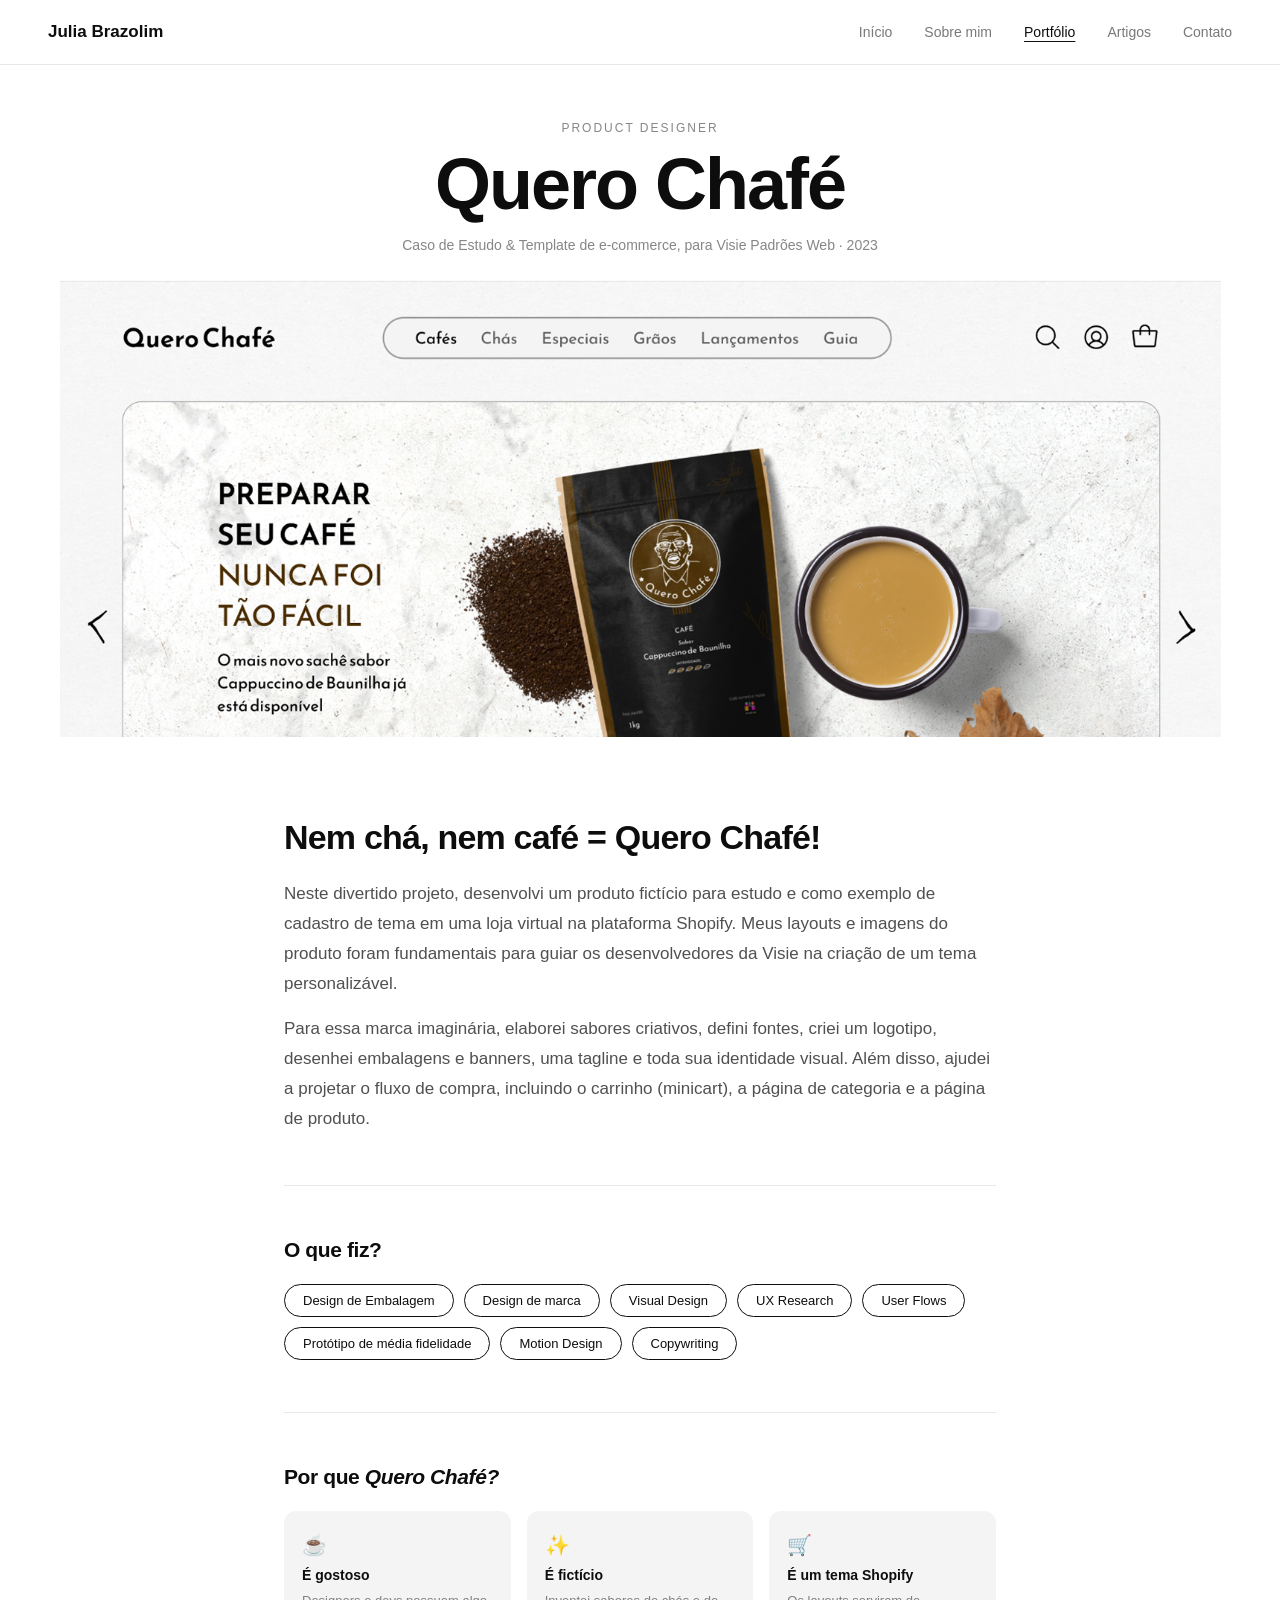
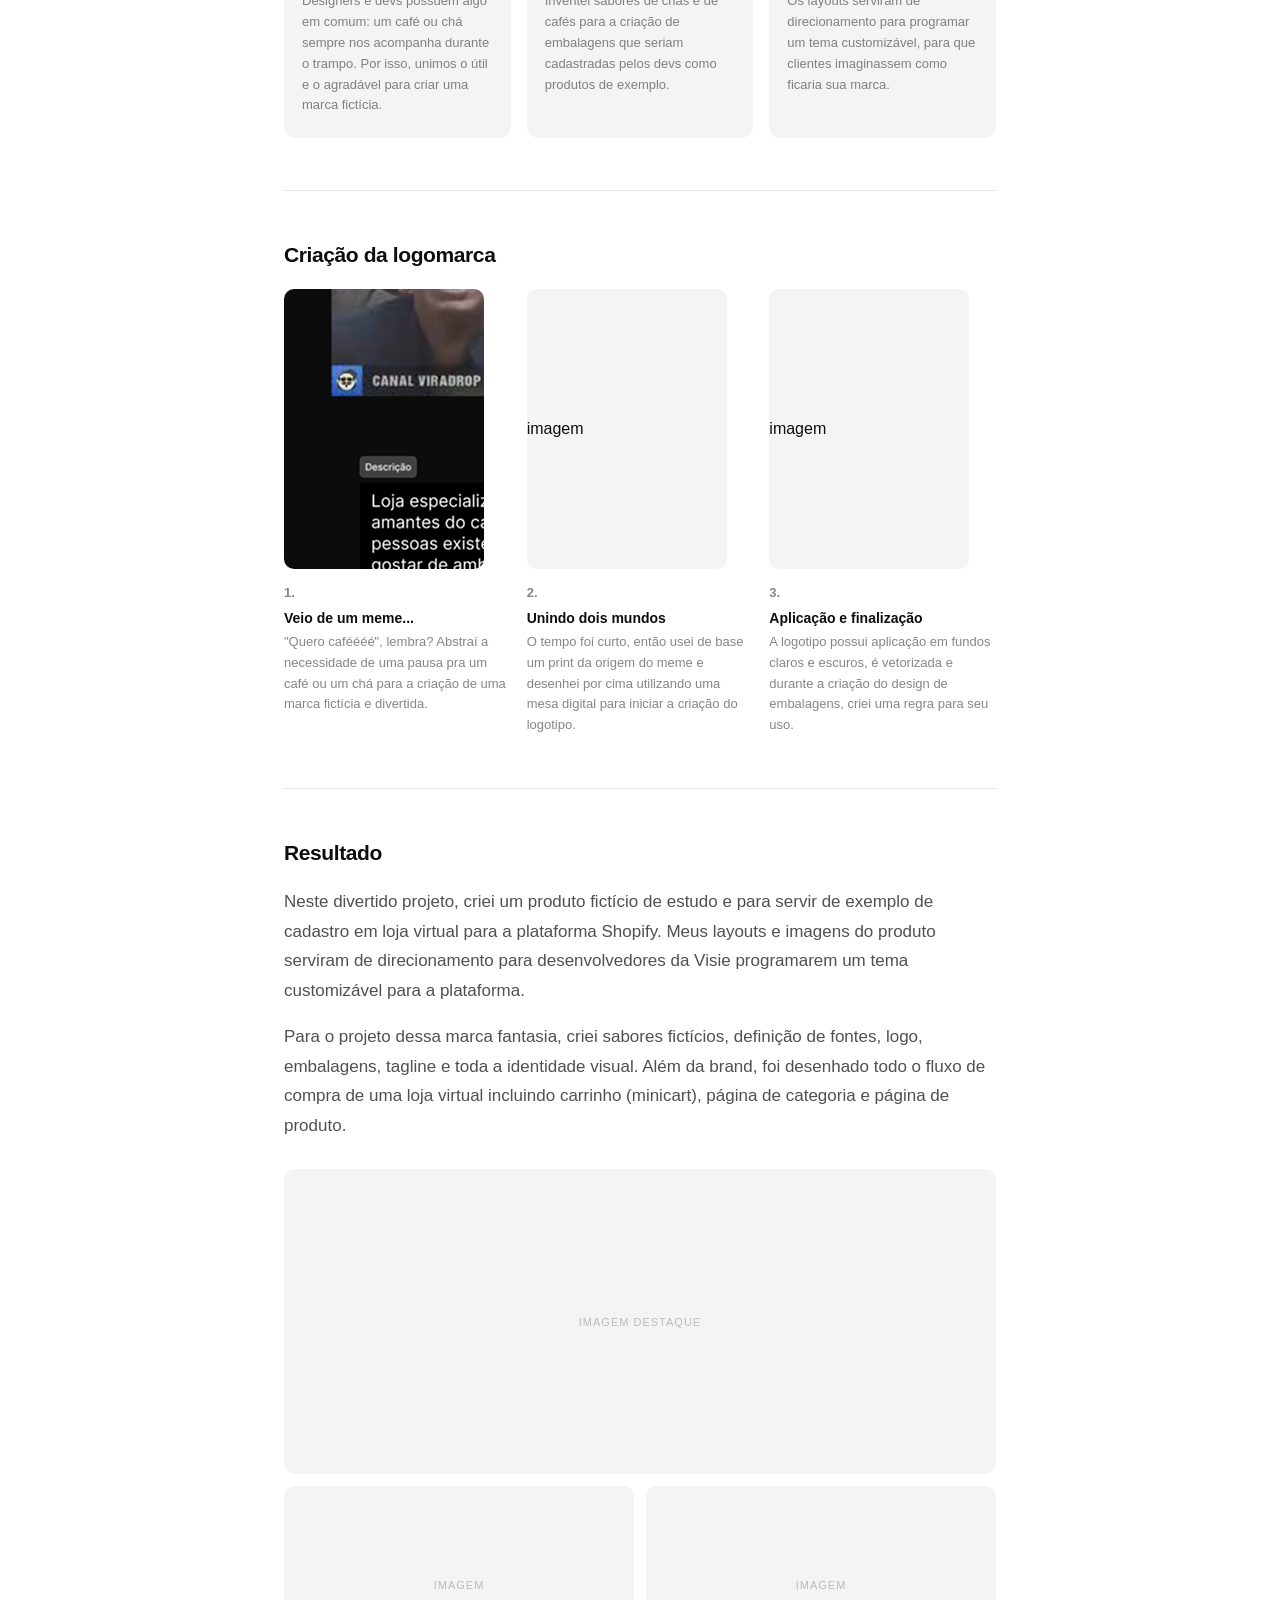
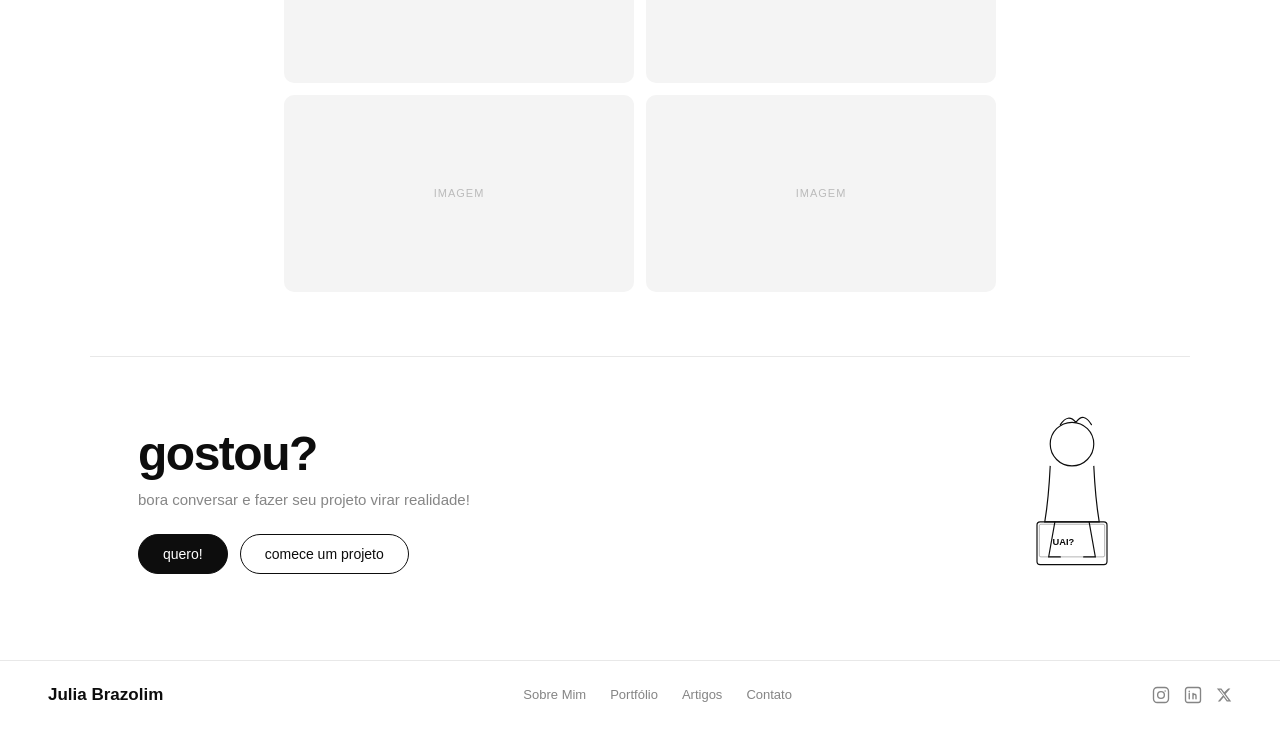
<file: case-single.html>
<!DOCTYPE html>
<html lang="pt-BR">
<head>
<meta charset="UTF-8">
<meta name="viewport" content="width=device-width, initial-scale=1.0">
<title>Quero Chafé — Julia Brazolim</title>
<style>
  * { margin: 0; padding: 0; box-sizing: border-box; }

  :root {
    --black: #0d0d0d;
    --white: #ffffff;
    --pink: #e040b5;
    --gray: #f4f4f4;
    --gray2: #e8e8e8;
    --text-dim: rgba(13,13,13,0.5);
    --max: 760px;
  }

  body { background: var(--white); color: var(--black); font-family: 'Helvetica Neue', Arial, sans-serif; overflow-x: hidden; }
  a { color: inherit; text-decoration: none; }

  /* NAV */
  nav {
    display: flex;
    justify-content: space-between;
    align-items: center;
    padding: 22px 48px;
    position: sticky;
    top: 0;
    z-index: 100;
    background: var(--white);
    border-bottom: 1px solid var(--gray2);
  }

  .nav-logo { font-size: 17px; font-weight: 600; }
  .nav-links { display: flex; gap: 32px; list-style: none; font-size: 14px; }
  .nav-links a { opacity: 0.55; transition: opacity 0.2s; }
  .nav-links a:hover, .nav-links a.active { opacity: 1; text-decoration: underline; text-underline-offset: 4px; }

  .nav-toggle {
    display: none;
    flex-direction: column;
    gap: 5px;
    cursor: pointer;
    background: none;
    border: none;
    padding: 4px;
  }

  .nav-toggle span { display: block; width: 22px; height: 2px; background: var(--black); border-radius: 2px; }

  .mobile-menu {
    display: none;
    position: fixed;
    inset: 0;
    background: var(--white);
    z-index: 99;
    flex-direction: column;
    align-items: center;
    justify-content: center;
    gap: 36px;
  }

  .mobile-menu.open { display: flex; }
  .mobile-menu a { font-size: 28px; font-weight: 700; opacity: 0.75; color: var(--black); }
  .mobile-menu a:hover { opacity: 1; }

  .mobile-close {
    position: absolute;
    top: 20px;
    right: 24px;
    background: none;
    border: none;
    color: var(--black);
    font-size: 32px;
    line-height: 1;
    cursor: pointer;
    opacity: 0.6;
    transition: opacity 0.2s;
  }

  .mobile-close:hover { opacity: 1; }

  /* HERO */
  .case-hero { text-align: center; padding: 56px 48px 8px;}
  .case-hero .overline { font-size: 12px; letter-spacing: 2px; text-transform: uppercase; color: var(--text-dim); margin-bottom: 12px; }
  .case-hero h1 { font-size: clamp(36px, 7vw, 72px); font-weight: 800; letter-spacing: -2px; line-height: 1.05; margin-bottom: 14px; }
  .case-hero .subtitle { font-size: 14px; color: var(--text-dim); }

  /* HERO IMAGE */
  .hero-image { 
    width: 100%;
    display: flex;
    align-items: center; 
    margin: 0 auto; 
    padding: 16px 32px;
    border-radius: 32px;
    border-width: 8px;
    border-color:var(--gray);

  }
  .hero-image .placeholder { 
    width: 100%; 
    height: 460px; 
    background-image: url("img/case-chafé/capa.png");
    background-size: contain;
    background-position: center;
    background-repeat: no-repeat;

   }

  /* CONTENT */
  .content { max-width: var(--max); margin: 0 auto; padding: 64px 24px; }

  .intro h2 { font-size: clamp(22px, 3vw, 34px); font-weight: 800; letter-spacing: -0.8px; line-height: 1.2; margin-bottom: 22px; }
  .intro p { font-size: 17px; line-height: 1.75; color: rgba(13,13,13,0.72); margin-bottom: 16px; }

  .divider { border: none; border-top: 1px solid var(--gray2); margin: 52px 0; }

  .section-title { font-size: 21px; font-weight: 800; letter-spacing: -0.4px; margin-bottom: 22px; }

  /* TAGS */
  .tags { display: flex; flex-wrap: wrap; gap: 10px; }
  .tag { padding: 8px 18px; border-radius: 100px; border: 1.5px solid var(--black); font-size: 13px; font-weight: 500; }

  /* HIGHLIGHTS */
  .highlights { display: grid; grid-template-columns: repeat(3, 1fr); gap: 16px; }

  .highlight-card { background: var(--gray); border-radius: 12px; padding: 22px 18px; }
  .highlight-card .hl-icon { font-size: 20px; margin-bottom: 10px; }
  .highlight-card h4 { font-size: 14px; font-weight: 700; margin-bottom: 8px; }
  .highlight-card p { font-size: 13px; line-height: 1.6; color: var(--text-dim); }

  /* STEPS */
  .steps { display: grid; grid-template-columns: repeat(3, 1fr); gap: 16px; margin-bottom: 8px; }

  .step-img {
    width: 200px;
    height: 280px;
    background: var(--gray);
    border-radius: 10px;
    display: flex;
    align-items: center;
    margin-bottom: 14px;
    overflow: hidden;
    background-repeat: no-repeat;
    background-position: center;
    background-size: cover;
    object-fit: cover;
    }

  .step-number { font-size: 13px; font-weight: 700; margin-bottom: 6px; color: var(--text-dim); }
  .step-item h4 { font-size: 14px; font-weight: 700; margin-bottom: 6px; }
  .step-item p { font-size: 13px; line-height: 1.6; color: var(--text-dim); }

  /* RESULTADO */
  .resultado-text p { font-size: 17px; line-height: 1.75; color: rgba(13,13,13,0.72); margin-bottom: 16px; }

  /* GALLERY */
  .gallery { display: grid; grid-template-columns: 1fr 1fr; gap: 12px; margin-top: 28px; }
  .gallery-item { border-radius: 10px; overflow: hidden; background: var(--gray); }
  .gallery-item.wide { grid-column: span 2; }
  .gallery-item .img-ph { width: 100%; aspect-ratio: 16/9; display: flex; align-items: center; justify-content: center; font-size: 11px; color: #bbb; letter-spacing: 1px; text-transform: uppercase; }
  .gallery-item.wide .img-ph { aspect-ratio: 21/9; }

  /* BUTTONS */
  .btn { padding: 11px 24px; border-radius: 100px; font-size: 14px; font-weight: 500; cursor: pointer; transition: all 0.2s; border: 1.5px solid var(--black); display: inline-block; }
  .btn-filled { background: var(--black); color: var(--white); }
  .btn-filled:hover { background: transparent; color: var(--black); }
  .btn-outline { background: transparent; color: var(--black); }
  .btn-outline:hover { background: var(--black); color: var(--white); }
  .btn-group { display: flex; gap: 12px; flex-wrap: wrap; }

  /* CTA */
  .cta-section { padding: 56px 48px 72px; display: flex; align-items: center; justify-content: space-between; max-width: 1100px; margin: 0 auto; gap: 40px; border-top: 1px solid var(--gray2); }
  .cta-text h2 { font-size: clamp(28px, 4vw, 48px); font-weight: 800; letter-spacing: -1.5px; margin-bottom: 10px; }
  .cta-text p { font-size: 15px; color: var(--text-dim); margin-bottom: 26px; }
  .cta-illo { flex-shrink: 0; width: 140px; }
  .cta-illo svg { width: 100%; height: auto; }

  /* FOOTER */
  footer { border-top: 1px solid var(--gray2); padding: 24px 48px; display: flex; justify-content: space-between; align-items: center; font-size: 13px; flex-wrap: wrap; gap: 16px; }
  .footer-links { display: flex; gap: 24px; list-style: none; opacity: 0.5; flex-wrap: wrap; }
  .footer-links a:hover { opacity: 1; }
  .social-links { display: flex; gap: 14px; align-items: center; }
  .social-links a { opacity: 0.5; transition: opacity 0.2s; display: flex; }
  .social-links a:hover { opacity: 1; }

  /* =====================
     RESPONSIVE
  ===================== */
  @media (min-width: 320px) and (max-width: 740px) {
    nav { padding: 18px 24px; }
    .nav-links { display: none; }
    .nav-toggle { display: flex; }

    .case-hero { padding: 40px 24px 28px; }
    .case-hero h1 { letter-spacing: -1px; }

    .hero-image .placeholder { height: 240px; }

    .content { padding: 44px 24px; }

    .intro h2 { font-size: 22px; }
    .intro p { font-size: 16px; }

    /* highlights: 1 coluna */
    .highlights { grid-template-columns: 1fr; gap: 12px; }

    /* steps: 1 coluna */
    .steps { grid-template-columns: 1fr; gap: 28px; }

    /* gallery: 1 coluna */
    .gallery { grid-template-columns: 1fr; }
    .gallery-item.wide { grid-column: span 1; }
    .gallery-item .img-ph { aspect-ratio: 16/9; }
    .gallery-item.wide .img-ph { aspect-ratio: 16/9; }

    .cta-section { flex-direction: column; align-items: flex-start; padding: 40px 24px 56px; gap: 28px; }
    .cta-illo { align-self: flex-end; width: 110px; }

    footer { flex-direction: column; align-items: flex-start; padding: 24px; gap: 20px; }
    .footer-links { gap: 14px; }
  }
</style>
</head>
<body>

<nav>
  <div class="nav-logo">Julia Brazolim</div>
  <ul class="nav-links">
    <li><a href="#">Início</a></li>
    <li><a href="#">Sobre mim</a></li>
    <li><a href="#" class="active">Portfólio</a></li>
    <li><a href="#">Artigos</a></li>
    <li><a href="#">Contato</a></li>
  </ul>
  <button class="nav-toggle" onclick="document.getElementById('mobileMenu').classList.add('open')" aria-label="Abrir menu">
    <span></span><span></span><span></span>
  </button>
</nav>

<div class="mobile-menu" id="mobileMenu">
  <button class="mobile-close" onclick="document.getElementById('mobileMenu').classList.remove('open')">×</button>
  <a href="#" onclick="document.getElementById('mobileMenu').classList.remove('open')">Início</a>
  <a href="#" onclick="document.getElementById('mobileMenu').classList.remove('open')">Sobre mim</a>
  <a href="#" onclick="document.getElementById('mobileMenu').classList.remove('open')">Portfólio</a>
  <a href="#" onclick="document.getElementById('mobileMenu').classList.remove('open')">Artigos</a>
  <a href="#" onclick="document.getElementById('mobileMenu').classList.remove('open')">Contato</a>
</div>

<div class="case-hero">
  <p class="overline">Product Designer</p>
  <h1>Quero Chafé</h1>
  <p class="subtitle">Caso de Estudo &amp; Template de e-commerce, para Visie Padrões Web · 2023</p>
</div>

<div class="hero-image">
  <div class="placeholder"></div>
</div>

<div class="content">

  <section class="intro">
    <h2>Nem chá, nem café = Quero Chafé!</h2>
    <p>Neste divertido projeto, desenvolvi um produto fictício para estudo e como exemplo de cadastro de tema em uma loja virtual na plataforma Shopify. Meus layouts e imagens do produto foram fundamentais para guiar os desenvolvedores da Visie na criação de um tema personalizável.</p>
    <p>Para essa marca imaginária, elaborei sabores criativos, defini fontes, criei um logotipo, desenhei embalagens e banners, uma tagline e toda sua identidade visual. Além disso, ajudei a projetar o fluxo de compra, incluindo o carrinho (minicart), a página de categoria e a página de produto.</p>
  </section>

  <hr class="divider">

  <section>
    <p class="section-title">O que fiz?</p>
    <div class="tags">
      <span class="tag">Design de Embalagem</span>
      <span class="tag">Design de marca</span>
      <span class="tag">Visual Design</span>
      <span class="tag">UX Research</span>
      <span class="tag">User Flows</span>
      <span class="tag">Protótipo de média fidelidade</span>
      <span class="tag">Motion Design</span>
      <span class="tag">Copywriting</span>
    </div>
  </section>

  <hr class="divider">

  <section>
    <p class="section-title">Por que <em>Quero Chafé?</em></p>
    <div class="highlights">
      <div class="highlight-card">
        <div class="hl-icon">☕</div>
        <h4>É gostoso</h4>
        <p>Designers e devs possuem algo em comum: um café ou chá sempre nos acompanha durante o trampo. Por isso, unimos o útil e o agradável para criar uma marca fictícia.</p>
      </div>
      <div class="highlight-card">
        <div class="hl-icon">✨</div>
        <h4>É fictício</h4>
        <p>Inventei sabores de chás e de cafés para a criação de embalagens que seriam cadastradas pelos devs como produtos de exemplo.</p>
      </div>
      <div class="highlight-card">
        <div class="hl-icon">🛒</div>
        <h4>É um tema Shopify</h4>
        <p>Os layouts serviram de direcionamento para programar um tema customizável, para que clientes imaginassem como ficaria sua marca.</p>
      </div>
    </div>
  </section>

  <hr class="divider">

  <section>
    <p class="section-title">Criação da logomarca</p>
    <div class="steps">
      <div class="step-item">
        <div class="step-img"><img src="img/case-chafé/2.png"></div>
        <p class="step-number">1.</p>
        <h4>Veio de um meme...</h4>
        <p>"Quero caféééé", lembra? Abstraí a necessidade de uma pausa pra um café ou um chá para a criação de uma marca fictícia e divertida.</p>
      </div>
      <div class="step-item">
        <div class="step-img">imagem</div>
        <p class="step-number">2.</p>
        <h4>Unindo dois mundos</h4>
        <p>O tempo foi curto, então usei de base um print da origem do meme e desenhei por cima utilizando uma mesa digital para iniciar a criação do logotipo.</p>
      </div>
      <div class="step-item">
        <div class="step-img">imagem</div>
        <p class="step-number">3.</p>
        <h4>Aplicação e finalização</h4>
        <p>A logotipo possui aplicação em fundos claros e escuros, é vetorizada e durante a criação do design de embalagens, criei uma regra para seu uso.</p>
      </div>
    </div>
  </section>

  <hr class="divider">

  <section>
    <p class="section-title">Resultado</p>
    <div class="resultado-text">
      <p>Neste divertido projeto, criei um produto fictício de estudo e para servir de exemplo de cadastro em loja virtual para a plataforma Shopify. Meus layouts e imagens do produto serviram de direcionamento para desenvolvedores da Visie programarem um tema customizável para a plataforma.</p>
      <p>Para o projeto dessa marca fantasia, criei sabores fictícios, definição de fontes, logo, embalagens, tagline e toda a identidade visual. Além da brand, foi desenhado todo o fluxo de compra de uma loja virtual incluindo carrinho (minicart), página de categoria e página de produto.</p>
    </div>
    <div class="gallery">
      <div class="gallery-item wide"><div class="img-ph">imagem destaque</div></div>
      <div class="gallery-item"><div class="img-ph">imagem</div></div>
      <div class="gallery-item"><div class="img-ph">imagem</div></div>
      <div class="gallery-item"><div class="img-ph">imagem</div></div>
      <div class="gallery-item"><div class="img-ph">imagem</div></div>
    </div>
  </section>

</div>

<section class="cta-section">
  <div class="cta-text">
    <h2>gostou?</h2>
    <p>bora conversar e fazer seu projeto virar realidade!</p>
    <div class="btn-group">
      <a href="#" class="btn btn-filled">quero!</a>
      <a href="#" class="btn btn-outline">comece um projeto</a>
    </div>
  </div>
  <div class="cta-illo">
    <svg viewBox="0 0 180 220" fill="none">
      <circle cx="90" cy="40" r="28" stroke="#0d0d0d" stroke-width="1.5" fill="none"/>
      <path d="M75 15 Q85 0 95 12 Q105 -2 115 15" stroke="#0d0d0d" stroke-width="1.5" fill="none" stroke-linecap="round"/>
      <path d="M62 68 Q60 110 55 140 L125 140 Q120 110 118 68" stroke="#0d0d0d" stroke-width="1.5" fill="none"/>
      <rect x="45" y="140" width="90" height="55" rx="4" stroke="#0d0d0d" stroke-width="1.5" fill="none"/>
      <rect x="48" y="143" width="84" height="42" rx="2" stroke="#0d0d0d" stroke-width="1" fill="none" opacity="0.4"/>
      <text x="65" y="170" fill="#0d0d0d" font-size="12" font-family="Arial" font-weight="bold">UAI?</text>
      <path d="M68 140 L60 185 L75 185" stroke="#0d0d0d" stroke-width="1.5" fill="none" stroke-linecap="round"/>
      <path d="M112 140 L120 185 L105 185" stroke="#0d0d0d" stroke-width="1.5" fill="none" stroke-linecap="round"/>
    </svg>
  </div>
</section>

<footer>
  <div class="nav-logo">Julia Brazolim</div>
  <ul class="footer-links">
    <li><a href="#">Sobre Mim</a></li><li><a href="#">Portfólio</a></li><li><a href="#">Artigos</a></li><li><a href="#">Contato</a></li>
  </ul>
  <div class="social-links">
    <a href="#" aria-label="Instagram"><svg width="18" height="18" viewBox="0 0 24 24" fill="none" stroke="currentColor" stroke-width="1.8" stroke-linecap="round" stroke-linejoin="round"><rect x="2" y="2" width="20" height="20" rx="5"/><circle cx="12" cy="12" r="4.5"/><circle cx="17.5" cy="6.5" r="1" fill="currentColor" stroke="none"/></svg></a>
    <a href="#" aria-label="LinkedIn"><svg width="18" height="18" viewBox="0 0 24 24" fill="none" stroke="currentColor" stroke-width="1.8" stroke-linecap="round" stroke-linejoin="round"><rect x="2" y="2" width="20" height="20" rx="3"/><path d="M7 10v7M7 7v.5M12 17v-4a2 2 0 0 1 4 0v4M12 10v7"/></svg></a>
    <a href="#" aria-label="X"><svg width="16" height="16" viewBox="0 0 24 24" fill="currentColor"><path d="M18.244 2.25h3.308l-7.227 8.26 8.502 11.24H16.17l-4.714-6.231-5.401 6.231H2.747l7.73-8.835L1.254 2.25H8.08l4.259 5.63 5.905-5.63zm-1.161 17.52h1.833L7.084 4.126H5.117z"/></svg></a>
  </div>
</footer>

</body>
</html>
</file>
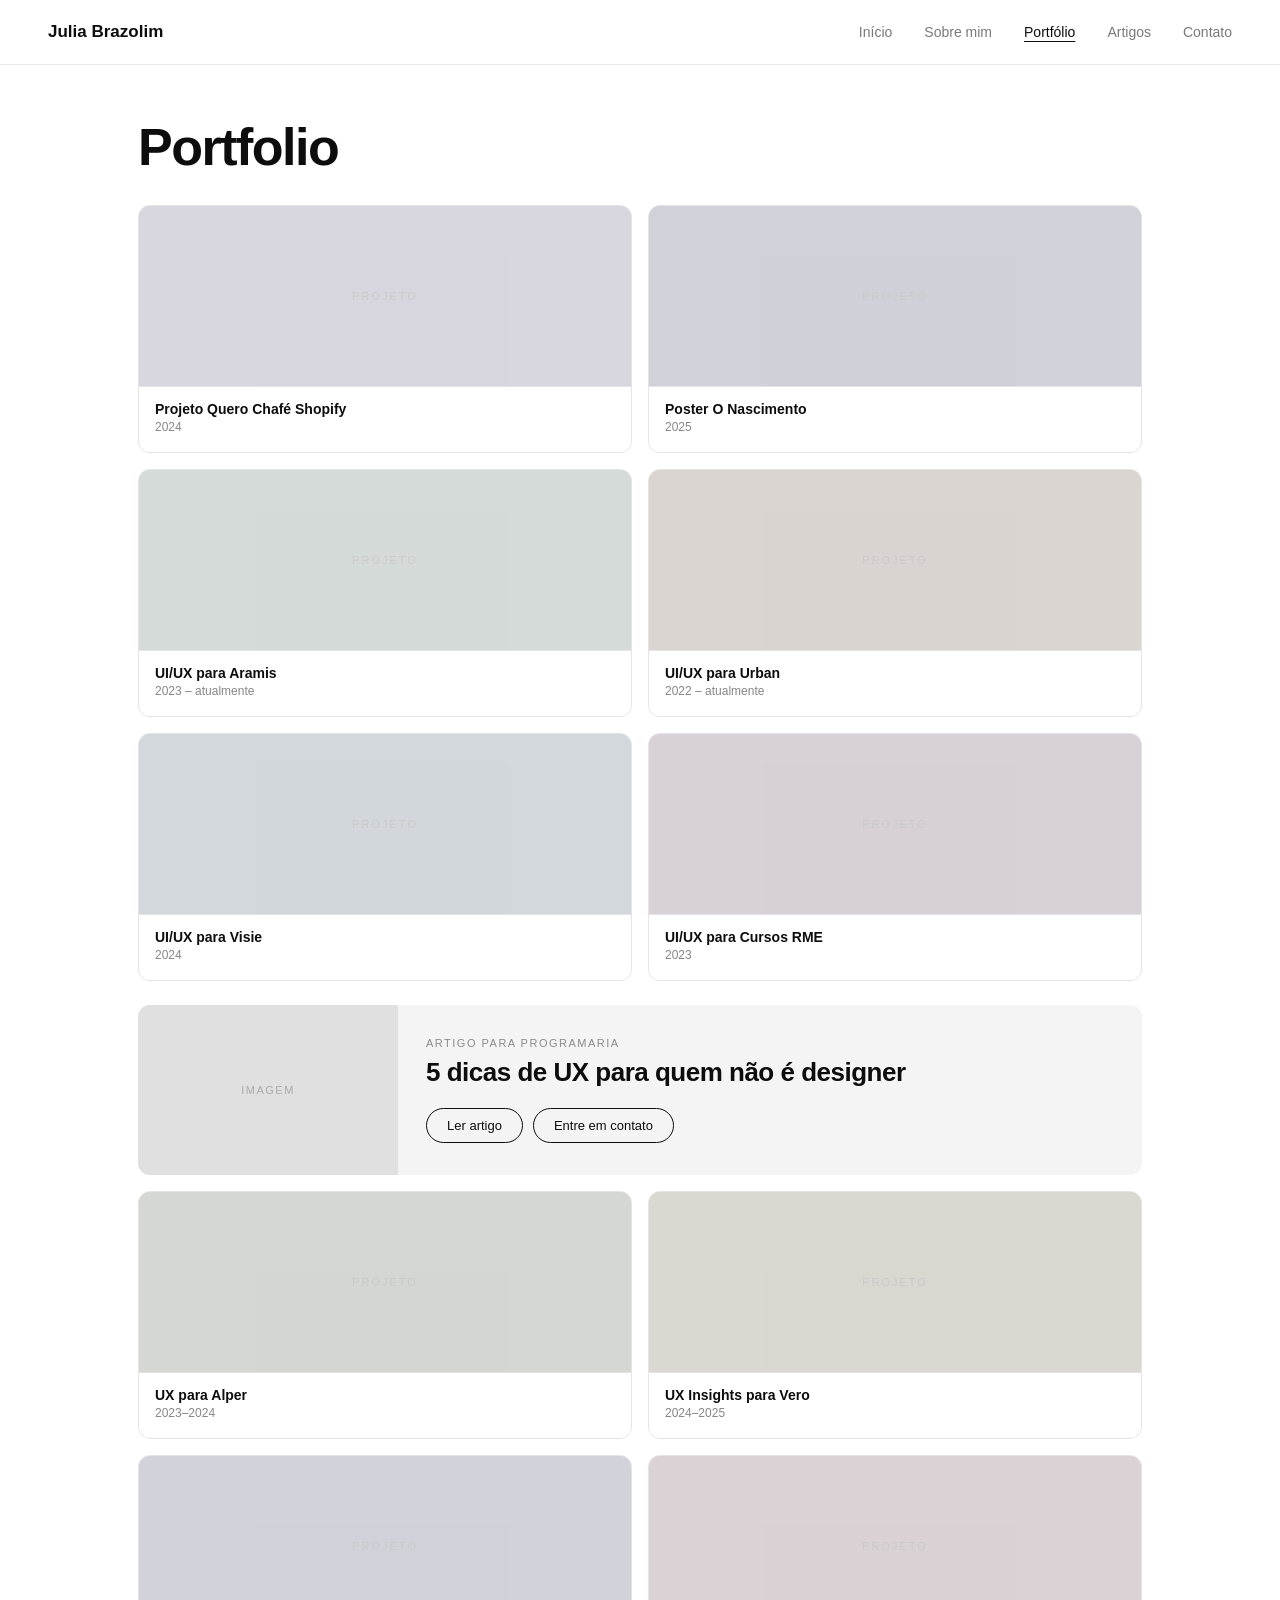
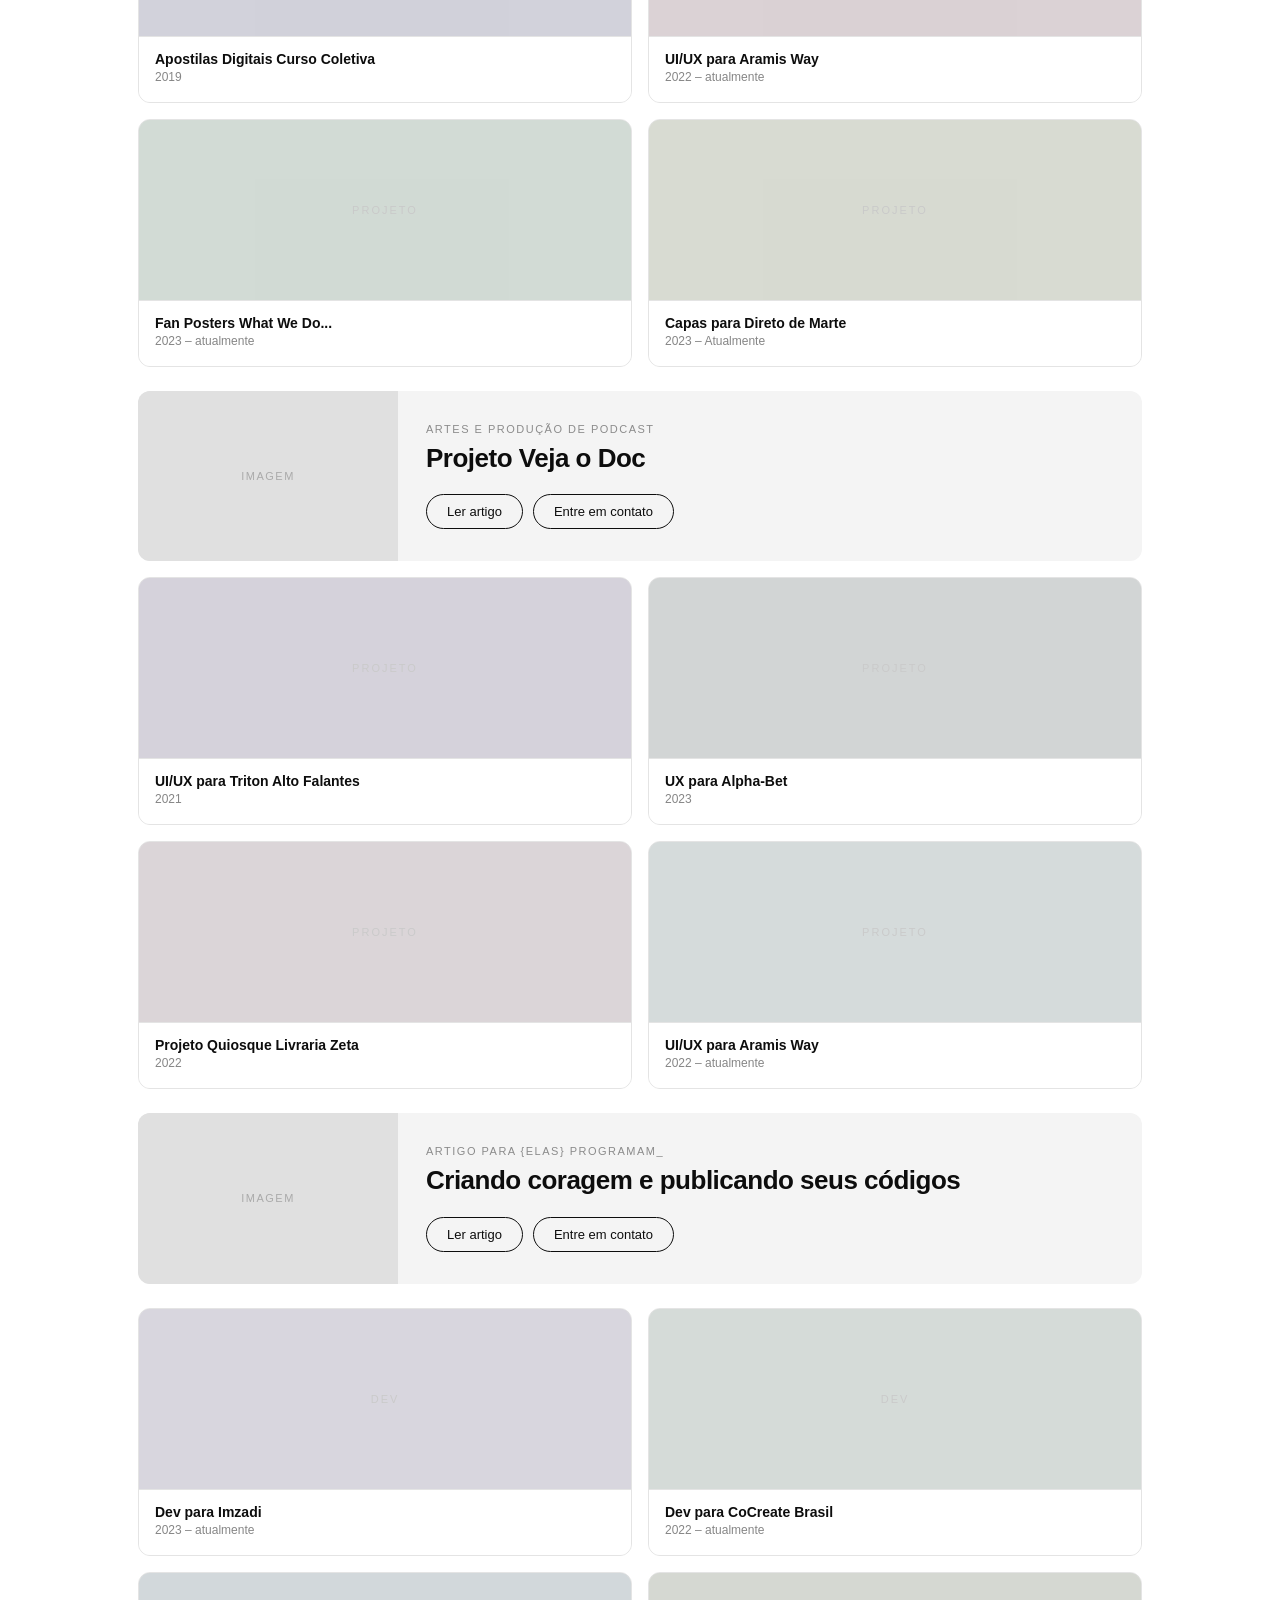
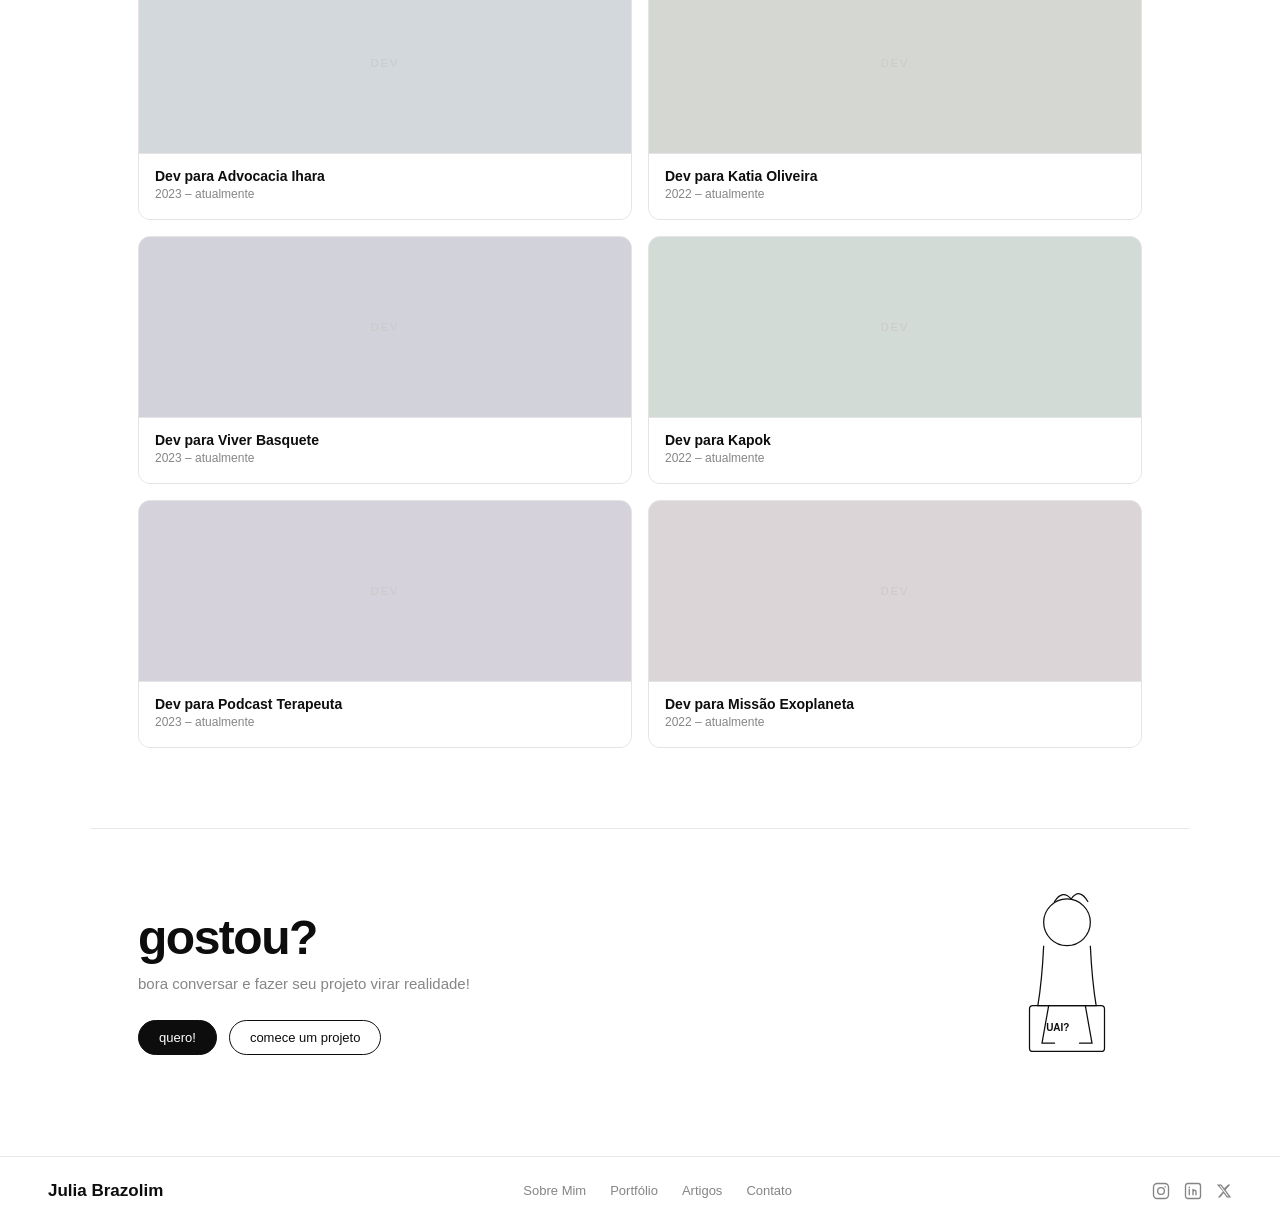
<file: cases.html>
<!DOCTYPE html>
<html lang="pt-BR">
<head>
<meta charset="UTF-8">
<meta name="viewport" content="width=device-width, initial-scale=1.0">
<title>Portfólio — Julia Brazolim</title>
<style>
  * { margin: 0; padding: 0; box-sizing: border-box; }

  :root {
    --black: #0d0d0d;
    --white: #ffffff;
    --pink: #e040b5;
    --gray: #f4f4f4;
    --gray2: #eeeeee;
    --text-dim: rgba(13,13,13,0.5);
  }

  body { background: var(--white); color: var(--black); font-family: 'Helvetica Neue', Arial, sans-serif; overflow-x: hidden; }
  a { color: inherit; text-decoration: none; }

  /* NAV */
  nav {
    display: flex;
    justify-content: space-between;
    align-items: center;
    padding: 22px 48px;
    position: sticky;
    top: 0;
    z-index: 100;
    background: var(--white);
    border-bottom: 1px solid #e8e8e8;
  }

  .nav-logo { font-size: 17px; font-weight: 600; }

  .nav-links { display: flex; gap: 32px; list-style: none; font-size: 14px; }
  .nav-links a { opacity: 0.55; transition: opacity 0.2s; color: var(--black); }
  .nav-links a:hover, .nav-links a.active { opacity: 1; text-decoration: underline; text-underline-offset: 4px; }

  .nav-toggle {
    display: none;
    flex-direction: column;
    gap: 5px;
    cursor: pointer;
    background: none;
    border: none;
    padding: 4px;
  }

  .nav-toggle span { display: block; width: 22px; height: 2px; background: var(--black); border-radius: 2px; }

  .mobile-menu {
    display: none;
    position: fixed;
    inset: 0;
    background: var(--white);
    z-index: 99;
    flex-direction: column;
    align-items: center;
    justify-content: center;
    gap: 36px;
  }

  .mobile-menu.open { display: flex; }
  .mobile-menu a { font-size: 28px; font-weight: 700; opacity: 0.75; color: var(--black); }
  .mobile-menu a:hover { opacity: 1; }

  .mobile-close {
    position: absolute;
    top: 20px;
    right: 24px;
    background: none;
    border: none;
    color: var(--black);
    font-size: 32px;
    line-height: 1;
    cursor: pointer;
    opacity: 0.6;
    transition: opacity 0.2s;
  }

  .mobile-close:hover { opacity: 1; }

  /* PAGE HEADER */
  .page-header { padding: 52px 48px 28px; max-width: 1100px; margin: 0 auto; }
  .page-header h1 { font-size: clamp(36px, 5vw, 52px); font-weight: 800; letter-spacing: -1.5px; }

  /* LAYOUT */
  .portfolio-layout { max-width: 1100px; margin: 0 auto; padding: 0 48px 80px; display: flex; flex-direction: column; }

  .row { display: grid; grid-template-columns: 1fr 1fr; gap: 16px; margin-bottom: 16px; }

  /* ARTICLE */
  .article-row { margin-bottom: 16px; }

  .article-card {
    background: var(--gray);
    border-radius: 12px;
    overflow: hidden;
    display: flex;
    flex-direction: row;
    align-items: stretch;
  }

  .article-card-image {
    width: 260px;
    flex-shrink: 0;
    background: #e0e0e0;
    display: flex;
    align-items: center;
    justify-content: center;
    font-size: 11px;
    letter-spacing: 1.5px;
    text-transform: uppercase;
    color: #aaa;
    min-height: 160px;
  }

  .article-card-body {
    flex: 1;
    padding: 32px 28px;
    display: flex;
    flex-direction: column;
    justify-content: space-between;
    gap: 20px;
  }

  .article-tag { font-size: 11px; letter-spacing: 1.5px; text-transform: uppercase; opacity: 0.45; margin-bottom: 8px; }

  .article-card h2 { font-size: clamp(18px, 2.5vw, 26px); font-weight: 800; line-height: 1.2; letter-spacing: -0.5px; color: var(--black); }

  .article-actions { display: flex; gap: 10px; flex-wrap: wrap; }

  /* BUTTONS */
  .btn {
    padding: 9px 20px;
    border-radius: 100px;
    font-size: 13px;
    font-weight: 500;
    cursor: pointer;
    transition: all 0.2s;
    border: 1.5px solid var(--black);
    display: inline-block;
  }

  .btn-outline { background: transparent; color: var(--black); }
  .btn-outline:hover { background: var(--black); color: var(--white); }
  .btn-filled { background: var(--black); color: var(--white); }
  .btn-filled:hover { background: transparent; color: var(--black); }

  /* PROJECT CARD */
  .project-card {
    border-radius: 12px;
    overflow: hidden;
    background: var(--gray);
    cursor: pointer;
    border: 1px solid #e4e4e4;
  }

  .thumb-placeholder {
    width: 100%;
    height: 180px;
    display: flex;
    align-items: center;
    justify-content: center;
    font-size: 11px;
    letter-spacing: 2px;
    opacity: 0.18;
    text-transform: uppercase;
    transition: transform 0.4s;
  }

  .project-card:hover .thumb-placeholder { transform: scale(1.04); }

  .project-meta { padding: 14px 16px 18px; background: var(--white); border-top: 1px solid #e4e4e4; }
  .project-meta .proj-name { font-size: 14px; font-weight: 600; margin-bottom: 3px; color: var(--black); }
  .project-meta .proj-year { font-size: 12px; color: var(--text-dim); }

  .c1{background:#5a4f7a}.c2{background:#2a3a5a}.c3{background:#4a6a5a}.c4{background:#6a4a3a}
  .c5{background:#3a5a6a}.c6{background:#5a3a5a}.c7{background:#4a5a3a}.c8{background:#6a5a3a}
  .c9{background:#3a3a6a}.c10{background:#6a3a4a}.c11{background:#3a6a4a}.c12{background:#5a6a3a}
  .c13{background:#4a3a6a}.c14{background:#3a4a4a}.c15{background:#6a4a5a}.c16{background:#4a6a6a}

  .row-4 { display: grid; grid-template-columns: repeat(2, 1fr); gap: 16px; margin-bottom: 16px; }

  /* CTA */
  .cta-section {
    padding: 60px 48px 80px;
    display: flex;
    align-items: center;
    justify-content: space-between;
    max-width: 1100px;
    margin: 0 auto;
    gap: 40px;
    border-top: 1px solid #e8e8e8;
  }

  .cta-text h2 { font-size: clamp(28px, 4vw, 48px); font-weight: 800; letter-spacing: -1.5px; margin-bottom: 10px; }
  .cta-text p { font-size: 15px; color: var(--text-dim); margin-bottom: 28px; }
  .btn-group { display: flex; gap: 12px; flex-wrap: wrap; }

  .cta-illo { flex-shrink: 0; width: 150px; }
  .cta-illo svg { width: 100%; height: auto; }

  /* FOOTER */
  footer { border-top: 1px solid #e8e8e8; padding: 24px 48px; display: flex; justify-content: space-between; align-items: center; font-size: 13px; flex-wrap: wrap; gap: 16px; }
  .footer-links { display: flex; gap: 24px; list-style: none; opacity: 0.5; flex-wrap: wrap; }
  .footer-links a:hover { opacity: 1; }
  .social-links { display: flex; gap: 14px; align-items: center; }
  .social-links a { opacity: 0.5; transition: opacity 0.2s; display: flex; }
  .social-links a:hover { opacity: 1; }

  /* =====================
     RESPONSIVE
  ===================== */
  @media (min-width: 320px) and (max-width: 740px) {
    nav { padding: 18px 24px; }
    .nav-links { display: none; }
    .nav-toggle { display: flex; }

    .page-header { padding: 36px 24px 20px; }

    .portfolio-layout { padding: 0 24px 64px; }

    /* grids viram 1 coluna */
    .row { grid-template-columns: 1fr; }
    .row-4 { grid-template-columns: 1fr; }

    /* article: empilha verticalmente */
    .article-card { flex-direction: column; }

    .article-card-image {
      width: 100%;
      height: 180px;
      min-height: unset;
    }

    .article-card-body { padding: 24px 20px; }

    .cta-section {
      flex-direction: column;
      align-items: flex-start;
      padding: 40px 24px 60px;
      gap: 28px;
    }

    .cta-illo { align-self: flex-end; width: 110px; }

    footer { flex-direction: column; align-items: flex-start; padding: 24px; gap: 20px; }
    .footer-links { gap: 14px; }
  }
</style>
</head>
<body>

<nav>
  <div class="nav-logo">Julia Brazolim</div>
  <ul class="nav-links">
    <li><a href="#">Início</a></li>
    <li><a href="#">Sobre mim</a></li>
    <li><a href="#" class="active">Portfólio</a></li>
    <li><a href="#">Artigos</a></li>
    <li><a href="#">Contato</a></li>
  </ul>
  <button class="nav-toggle" onclick="document.getElementById('mobileMenu').classList.add('open')" aria-label="Abrir menu">
    <span></span><span></span><span></span>
  </button>
</nav>

<div class="mobile-menu" id="mobileMenu">
  <button class="mobile-close" onclick="document.getElementById('mobileMenu').classList.remove('open')">×</button>
  <a href="#" onclick="document.getElementById('mobileMenu').classList.remove('open')">Início</a>
  <a href="#" onclick="document.getElementById('mobileMenu').classList.remove('open')">Sobre mim</a>
  <a href="#" onclick="document.getElementById('mobileMenu').classList.remove('open')">Portfólio</a>
  <a href="#" onclick="document.getElementById('mobileMenu').classList.remove('open')">Artigos</a>
  <a href="#" onclick="document.getElementById('mobileMenu').classList.remove('open')">Contato</a>
</div>

<div class="page-header"><h1>Portfolio</h1></div>

<div class="portfolio-layout">

  <div class="row">
    <div class="project-card"><div class="thumb-placeholder c1">projeto</div><div class="project-meta"><div class="proj-name">Projeto Quero Chafé Shopify</div><div class="proj-year">2024</div></div></div>
    <div class="project-card"><div class="thumb-placeholder c2">projeto</div><div class="project-meta"><div class="proj-name">Poster O Nascimento</div><div class="proj-year">2025</div></div></div>
  </div>

  <div class="row">
    <div class="project-card"><div class="thumb-placeholder c3">projeto</div><div class="project-meta"><div class="proj-name">UI/UX para Aramis</div><div class="proj-year">2023 – atualmente</div></div></div>
    <div class="project-card"><div class="thumb-placeholder c4">projeto</div><div class="project-meta"><div class="proj-name">UI/UX para Urban</div><div class="proj-year">2022 – atualmente</div></div></div>
  </div>

  <div class="row" style="margin-bottom:24px">
    <div class="project-card"><div class="thumb-placeholder c5">projeto</div><div class="project-meta"><div class="proj-name">UI/UX para Visie</div><div class="proj-year">2024</div></div></div>
    <div class="project-card"><div class="thumb-placeholder c6">projeto</div><div class="project-meta"><div class="proj-name">UI/UX para Cursos RME</div><div class="proj-year">2023</div></div></div>
  </div>

  <!-- ARTICLE 1 -->
  <div class="article-row">
    <div class="article-card">
      <div class="article-card-image">imagem</div>
      <div class="article-card-body">
        <div><div class="article-tag">Artigo para Programaria</div><h2>5 dicas de UX para quem não é designer</h2></div>
        <div class="article-actions">
          <a href="#" class="btn btn-outline">Ler artigo</a>
          <a href="#" class="btn btn-outline">Entre em contato</a>
        </div>
      </div>
    </div>
  </div>

  <div class="row">
    <div class="project-card"><div class="thumb-placeholder c7">projeto</div><div class="project-meta"><div class="proj-name">UX para Alper</div><div class="proj-year">2023–2024</div></div></div>
    <div class="project-card"><div class="thumb-placeholder c8">projeto</div><div class="project-meta"><div class="proj-name">UX Insights para Vero</div><div class="proj-year">2024–2025</div></div></div>
  </div>

  <div class="row">
    <div class="project-card"><div class="thumb-placeholder c9">projeto</div><div class="project-meta"><div class="proj-name">Apostilas Digitais Curso Coletiva</div><div class="proj-year">2019</div></div></div>
    <div class="project-card"><div class="thumb-placeholder c10">projeto</div><div class="project-meta"><div class="proj-name">UI/UX para Aramis Way</div><div class="proj-year">2022 – atualmente</div></div></div>
  </div>

  <div class="row" style="margin-bottom:24px">
    <div class="project-card"><div class="thumb-placeholder c11">projeto</div><div class="project-meta"><div class="proj-name">Fan Posters What We Do...</div><div class="proj-year">2023 – atualmente</div></div></div>
    <div class="project-card"><div class="thumb-placeholder c12">projeto</div><div class="project-meta"><div class="proj-name">Capas para Direto de Marte</div><div class="proj-year">2023 – Atualmente</div></div></div>
  </div>

  <!-- ARTICLE 2 -->
  <div class="article-row">
    <div class="article-card">
      <div class="article-card-image">imagem</div>
      <div class="article-card-body">
        <div><div class="article-tag">Artes e produção de podcast</div><h2>Projeto Veja o Doc</h2></div>
        <div class="article-actions">
          <a href="#" class="btn btn-outline">Ler artigo</a>
          <a href="#" class="btn btn-outline">Entre em contato</a>
        </div>
      </div>
    </div>
  </div>

  <div class="row">
    <div class="project-card"><div class="thumb-placeholder c13">projeto</div><div class="project-meta"><div class="proj-name">UI/UX para Triton Alto Falantes</div><div class="proj-year">2021</div></div></div>
    <div class="project-card"><div class="thumb-placeholder c14">projeto</div><div class="project-meta"><div class="proj-name">UX para Alpha-Bet</div><div class="proj-year">2023</div></div></div>
  </div>

  <div class="row" style="margin-bottom:24px">
    <div class="project-card"><div class="thumb-placeholder c15">projeto</div><div class="project-meta"><div class="proj-name">Projeto Quiosque Livraria Zeta</div><div class="proj-year">2022</div></div></div>
    <div class="project-card"><div class="thumb-placeholder c16">projeto</div><div class="project-meta"><div class="proj-name">UI/UX para Aramis Way</div><div class="proj-year">2022 – atualmente</div></div></div>
  </div>

  <!-- ARTICLE 3 -->
  <div class="article-row" style="margin-bottom:24px">
    <div class="article-card">
      <div class="article-card-image">imagem</div>
      <div class="article-card-body">
        <div><div class="article-tag">Artigo para {Elas} programam_</div><h2>Criando coragem e publicando seus códigos</h2></div>
        <div class="article-actions">
          <a href="#" class="btn btn-outline">Ler artigo</a>
          <a href="#" class="btn btn-outline">Entre em contato</a>
        </div>
      </div>
    </div>
  </div>

  <!-- DEV ROWS -->
  <div class="row-4">
    <div class="project-card"><div class="thumb-placeholder c1">dev</div><div class="project-meta"><div class="proj-name">Dev para Imzadi</div><div class="proj-year">2023 – atualmente</div></div></div>
    <div class="project-card"><div class="thumb-placeholder c3">dev</div><div class="project-meta"><div class="proj-name">Dev para CoCreate Brasil</div><div class="proj-year">2022 – atualmente</div></div></div>
  </div>
  <div class="row-4">
    <div class="project-card"><div class="thumb-placeholder c5">dev</div><div class="project-meta"><div class="proj-name">Dev para Advocacia Ihara</div><div class="proj-year">2023 – atualmente</div></div></div>
    <div class="project-card"><div class="thumb-placeholder c7">dev</div><div class="project-meta"><div class="proj-name">Dev para Katia Oliveira</div><div class="proj-year">2022 – atualmente</div></div></div>
  </div>
  <div class="row-4">
    <div class="project-card"><div class="thumb-placeholder c9">dev</div><div class="project-meta"><div class="proj-name">Dev para Viver Basquete</div><div class="proj-year">2023 – atualmente</div></div></div>
    <div class="project-card"><div class="thumb-placeholder c11">dev</div><div class="project-meta"><div class="proj-name">Dev para Kapok</div><div class="proj-year">2022 – atualmente</div></div></div>
  </div>
  <div class="row-4" style="margin-bottom:0">
    <div class="project-card"><div class="thumb-placeholder c13">dev</div><div class="project-meta"><div class="proj-name">Dev para Podcast Terapeuta</div><div class="proj-year">2023 – atualmente</div></div></div>
    <div class="project-card"><div class="thumb-placeholder c15">dev</div><div class="project-meta"><div class="proj-name">Dev para Missão Exoplaneta</div><div class="proj-year">2022 – atualmente</div></div></div>
  </div>

</div>

<!-- CTA -->
<section class="cta-section">
  <div class="cta-text">
    <h2>gostou?</h2>
    <p>bora conversar e fazer seu projeto virar realidade!</p>
    <div class="btn-group">
      <a href="#" class="btn btn-filled">quero!</a>
      <a href="#" class="btn btn-outline">comece um projeto</a>
    </div>
  </div>
  <div class="cta-illo">
    <svg viewBox="0 0 180 220" fill="none">
      <circle cx="90" cy="40" r="28" stroke="#0d0d0d" stroke-width="1.5" fill="none"/>
      <path d="M75 15 Q85 0 95 12 Q105 -2 115 15" stroke="#0d0d0d" stroke-width="1.5" fill="none" stroke-linecap="round"/>
      <path d="M62 68 Q60 110 55 140 L125 140 Q120 110 118 68" stroke="#0d0d0d" stroke-width="1.5" fill="none"/>
      <rect x="45" y="140" width="90" height="55" rx="4" stroke="#0d0d0d" stroke-width="1.5" fill="none"/>
      <text x="65" y="170" fill="#0d0d0d" font-size="12" font-family="Arial" font-weight="bold">UAI?</text>
      <path d="M68 140 L60 185 L75 185" stroke="#0d0d0d" stroke-width="1.5" fill="none" stroke-linecap="round"/>
      <path d="M112 140 L120 185 L105 185" stroke="#0d0d0d" stroke-width="1.5" fill="none" stroke-linecap="round"/>
    </svg>
  </div>
</section>

<footer>
  <div class="nav-logo">Julia Brazolim</div>
  <ul class="footer-links">
    <li><a href="#">Sobre Mim</a></li><li><a href="#">Portfólio</a></li><li><a href="#">Artigos</a></li><li><a href="#">Contato</a></li>
  </ul>
  <div class="social-links">
    <a href="#" aria-label="Instagram"><svg width="18" height="18" viewBox="0 0 24 24" fill="none" stroke="currentColor" stroke-width="1.8" stroke-linecap="round" stroke-linejoin="round"><rect x="2" y="2" width="20" height="20" rx="5"/><circle cx="12" cy="12" r="4.5"/><circle cx="17.5" cy="6.5" r="1" fill="currentColor" stroke="none"/></svg></a>
    <a href="#" aria-label="LinkedIn"><svg width="18" height="18" viewBox="0 0 24 24" fill="none" stroke="currentColor" stroke-width="1.8" stroke-linecap="round" stroke-linejoin="round"><rect x="2" y="2" width="20" height="20" rx="3"/><path d="M7 10v7M7 7v.5M12 17v-4a2 2 0 0 1 4 0v4M12 10v7"/></svg></a>
    <a href="#" aria-label="X"><svg width="16" height="16" viewBox="0 0 24 24" fill="currentColor"><path d="M18.244 2.25h3.308l-7.227 8.26 8.502 11.24H16.17l-4.714-6.231-5.401 6.231H2.747l7.73-8.835L1.254 2.25H8.08l4.259 5.63 5.905-5.63zm-1.161 17.52h1.833L7.084 4.126H5.117z"/></svg></a>
  </div>
</footer>
</body>
</html>
</file>
<file: style.css>
.btn {
  padding: 11px 26px;
  border-radius: 100px;
  font-size: 14px;
  font-weight: 500;
  cursor: pointer;
  transition: all 0.2s;
  border: 1.5px solid var(--white);
  display: inline-block;
}

.btn-outline { background: transparent; color: var(--white); }
.btn-outline:hover { background: var(--white); color: var(--black); }
.btn-filled { background: var(--white); color: var(--black); }
.btn-filled:hover { background: transparent; color: var(--white); }

/* PROJECTS GRID */
.projects-grid {
  grid-template-columns: repeat(4, 1fr);
}

/* Responsive Projects Grid Carousel */
.projects-grid.carousel {
  padding: 32px 0 32px 24px;
  scroll-padding-left: 24px;
  display: flex;
  flex-direction: row;
  overflow-x: auto;
  scroll-snap-type: x mandatory;
  gap: 16px;
  scrollbar-width: none;
  -ms-overflow-style: none;
}

.projects-grid.carousel::-webkit-scrollbar {
  display: none;
}

.projects-grid.carousel .project-card {
  flex: 0 0 auto;
  width: 280px;
  margin: 0;
  scroll-snap-align: start;
}

.project-card {
  position: relative;
  border-radius: 16px;
  overflow: hidden;
  text-align: center;
}

.project-card img {
  width: 100%;
  height: auto;
  display: block;
  transition: transform 0.3s;
}

.project-card:hover img {
  transform: scale(1.05);
}

.project-card:hover .placeholder-img { transform: scale(1.04); }

/* Glass effect button styles */
.glass-btn {
  position: absolute;
  bottom: 14px;
  left: 14px;
  background: rgba(255, 255, 255, 0.2);
  border: 1px solid rgba(255, 255, 255, 0.25);
  backdrop-filter: blur(6px);
  padding: 5px 14px;
  border-radius: 100px;
  font-size: 12px;
  font-weight: 500;
  color: var(--white);
  text-decoration: none;
  transition: background 0.3s, transform 0.2s;
}

.glass-btn:hover {
  background: rgba(255, 255, 255, 0.3);
  transform: scale(1.05);
}

.c1 { background: #5a4f7a; }
.c2 { background: #2a3a5a; }
.c3 { background: #4a6a5a; }
.c4 { background: #6a4a3a; }

/* SERVICES */
.services {
  padding: 80px 48px;
  max-width: 1100px;
  margin: 0 auto;
  display: grid;
  grid-template-columns: 1fr 1fr;
  gap: 32px;
}

.service-card { background: var(--gray); border-radius: 16px; overflow: hidden; }

.service-visual {
  height: 240px;
  display: flex;
  align-items: center;
  justify-content: center;
}

.service-visual.pink-bg { background: var(--pink); }
.service-visual.dark-bg { background: #0a0a0a; }
.service-visual svg { width: 80%; height: 80%; }

.service-info { padding: 26px; }
.service-info h3 { font-size: 19px; font-weight: 700; margin-bottom: 10px; }
.service-info p { font-size: 13px; line-height: 1.65; opacity: 0.65; }

/* ZINES */
.zines-section { padding: 48px 48px 64px; text-align: center; }

.zines-section h2 {
  font-size: 32px;
  font-weight: 700;
  color: var(--pink);
  margin-bottom: 36px;
  letter-spacing: -0.5px;
}

.zines-grid {
  display: grid;
  grid-template-columns: repeat(4, 1fr);
  max-width: 1100px;
  margin: 0 auto;
}

.zine-card {
  position: relative;
  aspect-ratio: 1;
  overflow: hidden;
  background: var(--gray2);
  cursor: pointer;
}

.zine-card .zine-ph {
  width: 100%;
  height: 100%;
  display: flex;
  align-items: center;
  justify-content: center;
  font-size: 11px;
  opacity: 0.2;
  letter-spacing: 1px;
  text-transform: uppercase;
  transition: transform 0.4s;
}

.zine-card:hover .zine-ph { transform: scale(1.04); }

.zine-card .zine-btn {
  position: absolute;
  bottom: 14px;
  left: 14px;
  background: rgba(0,0,0,0.55);
  border: 1px solid rgba(255,255,255,0.25);
  backdrop-filter: blur(6px);
  padding: 5px 14px;
  border-radius: 100px;
  font-size: 12px;
  color: var(--white);
}

/* CTA */
.cta-section {
  padding: 80px 48px;
  display: flex;
  align-items: center;
  justify-content: space-between;
  max-width: 1100px;
  margin: 0 auto;
  gap: 40px;
}

.cta-text h2 {
  font-size: clamp(32px, 5vw, 60px);
  font-weight: 800;
  line-height: 1.1;
  letter-spacing: -2px;
  margin-bottom: 14px;
}

.cta-text p { font-size: 15px; opacity: 0.65; margin-bottom: 28px; }

.cta-illustration { flex-shrink: 0; width: 180px; opacity: 0.9; }
.cta-illustration svg { width: 100%; height: auto; }

.project-card{
    border-radius: 16px; margin: 0 16px;
}

/* FOOTER */
footer {
  border-top: 1px solid #1f1f1f;
  padding: 24px 48px;
  display: flex;
  justify-content: space-between;
  align-items: center;
  font-size: 13px;
  flex-wrap: wrap;
  gap: 16px;
}

.footer-links { display: flex; gap: 24px; list-style: none; opacity: 0.6; flex-wrap: wrap; }
.footer-links a:hover { opacity: 1; }

.social-links { display: flex; gap: 14px; align-items: center; }
.social-links a { opacity: 0.6; transition: opacity 0.2s; display: flex; }
.social-links a:hover { opacity: 1; }


  /* Hero empilha */
  .hero {
    gap: 32px;
    padding: 48px 24px;
    align-items: flex-start;
    flex-direction: row;
    justify-content: center;
  }

  .hero-illustration { width: 140px; }

  .hero-text h1 { font-size: 32px; }
  .hero-text p { font-size: 15px; }

  /* Projetos: 2 colunas */
  .projects-grid { 
    display: grid;
    grid-template-columns: repeat(2, 1fr); 
}

  /* Serviços: 1 coluna */
  .services {
    grid-template-columns: 1fr;
    padding: 48px 24px;
    gap: 20px;
  }

  .service-visual { height: 200px; }

  /* Zines: 2 colunas */
  .zines-section { padding: 40px 24px 48px; }
  .zines-grid { grid-template-columns: repeat(2, 1fr); }

  /* CTA empilha */
  .cta-section {
    flex-direction: column;
    align-items: flex-start;
    padding: 48px 24px;
    gap: 32px;
  }

  .cta-illustration { width: 130px; align-self: flex-end; }

  footer {
    flex-direction: column;
    align-items: flex-start;
    padding: 24px;
    gap: 20px;
  }

  .footer-links { gap: 16px; }


/* General Mobile Adjustments */
@media (max-width: 768px) {
  .hero {
    flex-direction: column;
    padding: 40px 16px;
  }

  .hero-illustration {
    width: 100%;
    margin-bottom: 24px;
  }

  .hero-text {
    text-align: center;
  }

  .projects-grid.carousel {
    flex-direction: row;
    padding-left: 16px;
    scroll-padding-left: 16px;
    gap: 12px;
  }

  .projects-grid.carousel .project-card {
    flex: 0 0 300px;
    width: 300px;
    height: 400px;
    margin: 0;
  }

  .projects-grid.carousel .project-card img {
    width: 100%;
    height: 100%;
    object-fit: cover;
  }

  .services {
    grid-template-columns: 1fr;
    padding: 40px 16px;
  }

  .zines-grid {
    grid-template-columns: 1fr;
    gap: 24px;
  }

  .cta-section {
    flex-direction: column;
    text-align: center;
    gap: 24px;
  }
}

/* Hide desktop menu on mobile */
@media (max-width: 768px) {
  .nav-links {
    display: none;
  }

  .nav-toggle {
    display: flex;
  }
}

/* Ensure mobile menu is displayed correctly */
.mobile-menu {
  display: none;
  position: fixed;
  inset: 0;
  background: var(--black);
  z-index: 99;
  flex-direction: column;
  align-items: center;
  justify-content: center;
  gap: 36px;
}

.mobile-menu.open {
  display: flex;
}


 /***************************************************
 * Generated by SVG Artista on 4/26/2026, 2:25:41 PM
 * MIT license (https://opensource.org/licenses/MIT)
 * W. https://svgartista.net
 **************************************************/

svg .svg-elem-1 {
  stroke-dashoffset: 91.03511047363281px;
  stroke-dasharray: 91.03511047363281px;
  -webkit-transition: stroke-dashoffset 1s cubic-bezier(0.47, 0, 0.745, 0.715) 0s,
                        fill 0.7s cubic-bezier(0.645, 0.045, 0.355, 1) 0.8s;
          transition: stroke-dashoffset 1s cubic-bezier(0.47, 0, 0.745, 0.715) 0s,
                fill 0.7s cubic-bezier(0.645, 0.045, 0.355, 1) 0.8s;
}

svg.active .svg-elem-1 {
  stroke-dashoffset: 0;
}

svg .svg-elem-2 {
  stroke-dashoffset: 87.65540313720703px;
  stroke-dasharray: 87.65540313720703px;
  -webkit-transition: stroke-dashoffset 1s cubic-bezier(0.47, 0, 0.745, 0.715) 0.12s,
                        fill 0.7s cubic-bezier(0.645, 0.045, 0.355, 1) 0.9s;
          transition: stroke-dashoffset 1s cubic-bezier(0.47, 0, 0.745, 0.715) 0.12s,
                fill 0.7s cubic-bezier(0.645, 0.045, 0.355, 1) 0.9s;
}

svg.active .svg-elem-2 {
  stroke-dashoffset: 0;
}

svg .svg-elem-3 {
  stroke-dashoffset: 86.95694732666016px;
  stroke-dasharray: 86.95694732666016px;
  -webkit-transition: stroke-dashoffset 1s cubic-bezier(0.47, 0, 0.745, 0.715) 0.24s,
                        fill 0.7s cubic-bezier(0.645, 0.045, 0.355, 1) 1s;
          transition: stroke-dashoffset 1s cubic-bezier(0.47, 0, 0.745, 0.715) 0.24s,
                fill 0.7s cubic-bezier(0.645, 0.045, 0.355, 1) 1s;
}

svg.active .svg-elem-3 {
  stroke-dashoffset: 0;
}

svg .svg-elem-4 {
  stroke-dashoffset: 87.26262664794922px;
  stroke-dasharray: 87.26262664794922px;
  -webkit-transition: stroke-dashoffset 1s cubic-bezier(0.47, 0, 0.745, 0.715) 0.36s,
                        fill 0.7s cubic-bezier(0.645, 0.045, 0.355, 1) 1.1s;
          transition: stroke-dashoffset 1s cubic-bezier(0.47, 0, 0.745, 0.715) 0.36s,
                fill 0.7s cubic-bezier(0.645, 0.045, 0.355, 1) 1.1s;
}

svg.active .svg-elem-4 {
  stroke-dashoffset: 0;
}

svg .svg-elem-5 {
  stroke-dashoffset: 121.73140716552734px;
  stroke-dasharray: 121.73140716552734px;
  -webkit-transition: stroke-dashoffset 1s cubic-bezier(0.47, 0, 0.745, 0.715) 0.48s,
                        fill 0.7s cubic-bezier(0.645, 0.045, 0.355, 1) 1.2000000000000002s;
          transition: stroke-dashoffset 1s cubic-bezier(0.47, 0, 0.745, 0.715) 0.48s,
                fill 0.7s cubic-bezier(0.645, 0.045, 0.355, 1) 1.2000000000000002s;
}

svg.active .svg-elem-5 {
  stroke-dashoffset: 0;
}

svg .svg-elem-6 {
  stroke-dashoffset: 138.24005126953125px;
  stroke-dasharray: 138.24005126953125px;
  -webkit-transition: stroke-dashoffset 1s cubic-bezier(0.47, 0, 0.745, 0.715) 0.6s,
                        fill 0.7s cubic-bezier(0.645, 0.045, 0.355, 1) 1.3s;
          transition: stroke-dashoffset 1s cubic-bezier(0.47, 0, 0.745, 0.715) 0.6s,
                fill 0.7s cubic-bezier(0.645, 0.045, 0.355, 1) 1.3s;
}

svg.active .svg-elem-6 {
  stroke-dashoffset: 0;
}

svg .svg-elem-7 {
  stroke-dashoffset: 87.25395965576172px;
  stroke-dasharray: 87.25395965576172px;
  -webkit-transition: stroke-dashoffset 1s cubic-bezier(0.47, 0, 0.745, 0.715) 0.72s,
                        fill 0.7s cubic-bezier(0.645, 0.045, 0.355, 1) 1.4000000000000001s;
          transition: stroke-dashoffset 1s cubic-bezier(0.47, 0, 0.745, 0.715) 0.72s,
                fill 0.7s cubic-bezier(0.645, 0.045, 0.355, 1) 1.4000000000000001s;
}

svg.active .svg-elem-7 {
  stroke-dashoffset: 0;
}

svg .svg-elem-8 {
  stroke-dashoffset: 76.23017120361328px;
  stroke-dasharray: 76.23017120361328px;
  -webkit-transition: stroke-dashoffset 1s cubic-bezier(0.47, 0, 0.745, 0.715) 0.84s,
                        fill 0.7s cubic-bezier(0.645, 0.045, 0.355, 1) 1.5s;
          transition: stroke-dashoffset 1s cubic-bezier(0.47, 0, 0.745, 0.715) 0.84s,
                fill 0.7s cubic-bezier(0.645, 0.045, 0.355, 1) 1.5s;
}

svg.active .svg-elem-8 {
  stroke-dashoffset: 0;
}

svg .svg-elem-9 {
  stroke-dashoffset: 87.26425170898438px;
  stroke-dasharray: 87.26425170898438px;
  -webkit-transition: stroke-dashoffset 1s cubic-bezier(0.47, 0, 0.745, 0.715) 0.96s,
                        fill 0.7s cubic-bezier(0.645, 0.045, 0.355, 1) 1.6s;
          transition: stroke-dashoffset 1s cubic-bezier(0.47, 0, 0.745, 0.715) 0.96s,
                fill 0.7s cubic-bezier(0.645, 0.045, 0.355, 1) 1.6s;
}

svg.active .svg-elem-9 {
  stroke-dashoffset: 0;
}

svg .svg-elem-10 {
  stroke-dashoffset: 8.631035804748535px;
  stroke-dasharray: 8.631035804748535px;
  -webkit-transition: stroke-dashoffset 1s cubic-bezier(0.47, 0, 0.745, 0.715) 1.08s,
                        fill 0.7s cubic-bezier(0.645, 0.045, 0.355, 1) 1.7000000000000002s;
          transition: stroke-dashoffset 1s cubic-bezier(0.47, 0, 0.745, 0.715) 1.08s,
                fill 0.7s cubic-bezier(0.645, 0.045, 0.355, 1) 1.7000000000000002s;
}

svg.active .svg-elem-10 {
  stroke-dashoffset: 0;
}

svg .svg-elem-11 {
  stroke-dashoffset: 262.1794128417969px;
  stroke-dasharray: 262.1794128417969px;
  -webkit-transition: stroke-dashoffset 1s cubic-bezier(0.47, 0, 0.745, 0.715) 1.2s,
                        fill 0.7s cubic-bezier(0.645, 0.045, 0.355, 1) 1.8s;
          transition: stroke-dashoffset 1s cubic-bezier(0.47, 0, 0.745, 0.715) 1.2s,
                fill 0.7s cubic-bezier(0.645, 0.045, 0.355, 1) 1.8s;
}

svg.active .svg-elem-11 {
  stroke-dashoffset: 0;
}

svg .svg-elem-12 {
  stroke-dashoffset: 221.22593688964844px;
  stroke-dasharray: 221.22593688964844px;
  -webkit-transition: stroke-dashoffset 1s cubic-bezier(0.47, 0, 0.745, 0.715) 1.3199999999999998s,
                        fill 0.7s cubic-bezier(0.645, 0.045, 0.355, 1) 1.9000000000000001s;
          transition: stroke-dashoffset 1s cubic-bezier(0.47, 0, 0.745, 0.715) 1.3199999999999998s,
                fill 0.7s cubic-bezier(0.645, 0.045, 0.355, 1) 1.9000000000000001s;
}

svg.active .svg-elem-12 {
  stroke-dashoffset: 0;
}

svg .svg-elem-13 {
  stroke-dashoffset: 7.736454010009766px;
  stroke-dasharray: 7.736454010009766px;
  -webkit-transition: stroke-dashoffset 1s cubic-bezier(0.47, 0, 0.745, 0.715) 1.44s,
                        fill 0.7s cubic-bezier(0.645, 0.045, 0.355, 1) 2s;
          transition: stroke-dashoffset 1s cubic-bezier(0.47, 0, 0.745, 0.715) 1.44s,
                fill 0.7s cubic-bezier(0.645, 0.045, 0.355, 1) 2s;
}

svg.active .svg-elem-13 {
  stroke-dashoffset: 0;
}

svg .svg-elem-14 {
  stroke-dashoffset: 11.323846817016602px;
  stroke-dasharray: 11.323846817016602px;
  -webkit-transition: stroke-dashoffset 1s cubic-bezier(0.47, 0, 0.745, 0.715) 1.56s,
                        fill 0.7s cubic-bezier(0.645, 0.045, 0.355, 1) 2.1s;
          transition: stroke-dashoffset 1s cubic-bezier(0.47, 0, 0.745, 0.715) 1.56s,
                fill 0.7s cubic-bezier(0.645, 0.045, 0.355, 1) 2.1s;
}

svg.active .svg-elem-14 {
  stroke-dashoffset: 0;
}

svg .svg-elem-15 {
  stroke-dashoffset: 8.630170822143555px;
  stroke-dasharray: 8.630170822143555px;
  -webkit-transition: stroke-dashoffset 1s cubic-bezier(0.47, 0, 0.745, 0.715) 1.68s,
                        fill 0.7s cubic-bezier(0.645, 0.045, 0.355, 1) 2.2s;
          transition: stroke-dashoffset 1s cubic-bezier(0.47, 0, 0.745, 0.715) 1.68s,
                fill 0.7s cubic-bezier(0.645, 0.045, 0.355, 1) 2.2s;
}

svg.active .svg-elem-15 {
  stroke-dashoffset: 0;
}

svg .svg-elem-16 {
  stroke-dashoffset: 27.82028579711914px;
  stroke-dasharray: 27.82028579711914px;
  -webkit-transition: stroke-dashoffset 1s cubic-bezier(0.47, 0, 0.745, 0.715) 1.7999999999999998s,
                        fill 0.7s cubic-bezier(0.645, 0.045, 0.355, 1) 2.3s;
          transition: stroke-dashoffset 1s cubic-bezier(0.47, 0, 0.745, 0.715) 1.7999999999999998s,
                fill 0.7s cubic-bezier(0.645, 0.045, 0.355, 1) 2.3s;
}

svg.active .svg-elem-16 {
  stroke-dashoffset: 0;
}

svg .svg-elem-17 {
  stroke-dashoffset: 8.887736320495605px;
  stroke-dasharray: 8.887736320495605px;
  -webkit-transition: stroke-dashoffset 1s cubic-bezier(0.47, 0, 0.745, 0.715) 1.92s,
                        fill 0.7s cubic-bezier(0.645, 0.045, 0.355, 1) 2.4000000000000004s;
          transition: stroke-dashoffset 1s cubic-bezier(0.47, 0, 0.745, 0.715) 1.92s,
                fill 0.7s cubic-bezier(0.645, 0.045, 0.355, 1) 2.4000000000000004s;
}

svg.active .svg-elem-17 {
  stroke-dashoffset: 0;
}

svg .svg-elem-18 {
  stroke-dashoffset: 7.916955471038818px;
  stroke-dasharray: 7.916955471038818px;
  -webkit-transition: stroke-dashoffset 1s cubic-bezier(0.47, 0, 0.745, 0.715) 2.04s,
                        fill 0.7s cubic-bezier(0.645, 0.045, 0.355, 1) 2.5s;
          transition: stroke-dashoffset 1s cubic-bezier(0.47, 0, 0.745, 0.715) 2.04s,
                fill 0.7s cubic-bezier(0.645, 0.045, 0.355, 1) 2.5s;
}

svg.active .svg-elem-18 {
  stroke-dashoffset: 0;
}

svg .svg-elem-19 {
  stroke-dashoffset: 6.788590431213379px;
  stroke-dasharray: 6.788590431213379px;
  -webkit-transition: stroke-dashoffset 1s cubic-bezier(0.47, 0, 0.745, 0.715) 2.16s,
                        fill 0.7s cubic-bezier(0.645, 0.045, 0.355, 1) 2.6s;
          transition: stroke-dashoffset 1s cubic-bezier(0.47, 0, 0.745, 0.715) 2.16s,
                fill 0.7s cubic-bezier(0.645, 0.045, 0.355, 1) 2.6s;
}

svg.active .svg-elem-19 {
  stroke-dashoffset: 0;
}

svg .svg-elem-20 {
  stroke-dashoffset: 31.588581085205078px;
  stroke-dasharray: 31.588581085205078px;
  -webkit-transition: stroke-dashoffset 1s cubic-bezier(0.47, 0, 0.745, 0.715) 2.28s,
                        fill 0.7s cubic-bezier(0.645, 0.045, 0.355, 1) 2.7s;
          transition: stroke-dashoffset 1s cubic-bezier(0.47, 0, 0.745, 0.715) 2.28s,
                fill 0.7s cubic-bezier(0.645, 0.045, 0.355, 1) 2.7s;
}

svg.active .svg-elem-20 {
  stroke-dashoffset: 0;
}

svg .svg-elem-21 {
  stroke-dashoffset: 62.79696273803711px;
  stroke-dasharray: 62.79696273803711px;
  -webkit-transition: stroke-dashoffset 1s cubic-bezier(0.47, 0, 0.745, 0.715) 2.4s,
                        fill 0.7s cubic-bezier(0.645, 0.045, 0.355, 1) 2.8s;
          transition: stroke-dashoffset 1s cubic-bezier(0.47, 0, 0.745, 0.715) 2.4s,
                fill 0.7s cubic-bezier(0.645, 0.045, 0.355, 1) 2.8s;
}

svg.active .svg-elem-21 {
  stroke-dashoffset: 0;
}

svg .svg-elem-22 {
  stroke-dashoffset: 28.14105224609375px;
  stroke-dasharray: 28.14105224609375px;
  -webkit-transition: stroke-dashoffset 1s cubic-bezier(0.47, 0, 0.745, 0.715) 2.52s,
                        fill 0.7s cubic-bezier(0.645, 0.045, 0.355, 1) 2.9000000000000004s;
          transition: stroke-dashoffset 1s cubic-bezier(0.47, 0, 0.745, 0.715) 2.52s,
                fill 0.7s cubic-bezier(0.645, 0.045, 0.355, 1) 2.9000000000000004s;
}

svg.active .svg-elem-22 {
  stroke-dashoffset: 0;
}

svg .svg-elem-23 {
  stroke-dashoffset: 9.047301292419434px;
  stroke-dasharray: 9.047301292419434px;
  -webkit-transition: stroke-dashoffset 1s cubic-bezier(0.47, 0, 0.745, 0.715) 2.6399999999999997s,
                        fill 0.7s cubic-bezier(0.645, 0.045, 0.355, 1) 3s;
          transition: stroke-dashoffset 1s cubic-bezier(0.47, 0, 0.745, 0.715) 2.6399999999999997s,
                fill 0.7s cubic-bezier(0.645, 0.045, 0.355, 1) 3s;
}

svg.active .svg-elem-23 {
  stroke-dashoffset: 0;
}

svg .svg-elem-24 {
  stroke-dashoffset: 146.10629272460938px;
  stroke-dasharray: 146.10629272460938px;
  -webkit-transition: stroke-dashoffset 1s cubic-bezier(0.47, 0, 0.745, 0.715) 2.76s,
                        fill 0.7s cubic-bezier(0.645, 0.045, 0.355, 1) 3.1000000000000005s;
          transition: stroke-dashoffset 1s cubic-bezier(0.47, 0, 0.745, 0.715) 2.76s,
                fill 0.7s cubic-bezier(0.645, 0.045, 0.355, 1) 3.1000000000000005s;
}

svg.active .svg-elem-24 {
  stroke-dashoffset: 0;
}

svg .svg-elem-25 {
  stroke-dashoffset: 102.1784439086914px;
  stroke-dasharray: 102.1784439086914px;
  -webkit-transition: stroke-dashoffset 1s cubic-bezier(0.47, 0, 0.745, 0.715) 2.88s,
                        fill 0.7s cubic-bezier(0.645, 0.045, 0.355, 1) 3.2s;
          transition: stroke-dashoffset 1s cubic-bezier(0.47, 0, 0.745, 0.715) 2.88s,
                fill 0.7s cubic-bezier(0.645, 0.045, 0.355, 1) 3.2s;
}

svg.active .svg-elem-25 {
  stroke-dashoffset: 0;
}

svg .svg-elem-26 {
  stroke-dashoffset: 48.16163635253906px;
  stroke-dasharray: 48.16163635253906px;
  -webkit-transition: stroke-dashoffset 1s cubic-bezier(0.47, 0, 0.745, 0.715) 3s,
                        fill 0.7s cubic-bezier(0.645, 0.045, 0.355, 1) 3.3s;
          transition: stroke-dashoffset 1s cubic-bezier(0.47, 0, 0.745, 0.715) 3s,
                fill 0.7s cubic-bezier(0.645, 0.045, 0.355, 1) 3.3s;
}

svg.active .svg-elem-26 {
  stroke-dashoffset: 0;
}

svg .svg-elem-27 {
  stroke-dashoffset: 28.44378662109375px;
  stroke-dasharray: 28.44378662109375px;
  -webkit-transition: stroke-dashoffset 1s cubic-bezier(0.47, 0, 0.745, 0.715) 3.12s,
                        fill 0.7s cubic-bezier(0.645, 0.045, 0.355, 1) 3.4000000000000004s;
          transition: stroke-dashoffset 1s cubic-bezier(0.47, 0, 0.745, 0.715) 3.12s,
                fill 0.7s cubic-bezier(0.645, 0.045, 0.355, 1) 3.4000000000000004s;
}

svg.active .svg-elem-27 {
  stroke-dashoffset: 0;
}

svg .svg-elem-28 {
  stroke-dashoffset: 5.292335510253906px;
  stroke-dasharray: 5.292335510253906px;
  -webkit-transition: stroke-dashoffset 1s cubic-bezier(0.47, 0, 0.745, 0.715) 3.2399999999999998s,
                        fill 0.7s cubic-bezier(0.645, 0.045, 0.355, 1) 3.5s;
          transition: stroke-dashoffset 1s cubic-bezier(0.47, 0, 0.745, 0.715) 3.2399999999999998s,
                fill 0.7s cubic-bezier(0.645, 0.045, 0.355, 1) 3.5s;
}

svg.active .svg-elem-28 {
  stroke-dashoffset: 0;
}

svg .svg-elem-29 {
  stroke-dashoffset: 12.876031875610352px;
  stroke-dasharray: 12.876031875610352px;
  -webkit-transition: stroke-dashoffset 1s cubic-bezier(0.47, 0, 0.745, 0.715) 3.36s,
                        fill 0.7s cubic-bezier(0.645, 0.045, 0.355, 1) 3.6000000000000005s;
          transition: stroke-dashoffset 1s cubic-bezier(0.47, 0, 0.745, 0.715) 3.36s,
                fill 0.7s cubic-bezier(0.645, 0.045, 0.355, 1) 3.6000000000000005s;
}

svg.active .svg-elem-29 {
  stroke-dashoffset: 0;
}

svg .svg-elem-30 {
  stroke-dashoffset: 7.807914733886719px;
  stroke-dasharray: 7.807914733886719px;
  -webkit-transition: stroke-dashoffset 1s cubic-bezier(0.47, 0, 0.745, 0.715) 3.48s,
                        fill 0.7s cubic-bezier(0.645, 0.045, 0.355, 1) 3.7s;
          transition: stroke-dashoffset 1s cubic-bezier(0.47, 0, 0.745, 0.715) 3.48s,
                fill 0.7s cubic-bezier(0.645, 0.045, 0.355, 1) 3.7s;
}

svg.active .svg-elem-30 {
  stroke-dashoffset: 0;
}

svg .svg-elem-31 {
  stroke-dashoffset: 16.66132354736328px;
  stroke-dasharray: 16.66132354736328px;
  -webkit-transition: stroke-dashoffset 1s cubic-bezier(0.47, 0, 0.745, 0.715) 3.5999999999999996s,
                        fill 0.7s cubic-bezier(0.645, 0.045, 0.355, 1) 3.8s;
          transition: stroke-dashoffset 1s cubic-bezier(0.47, 0, 0.745, 0.715) 3.5999999999999996s,
                fill 0.7s cubic-bezier(0.645, 0.045, 0.355, 1) 3.8s;
}

svg.active .svg-elem-31 {
  stroke-dashoffset: 0;
}

svg .svg-elem-32 {
  stroke-dashoffset: 6.156128883361816px;
  stroke-dasharray: 6.156128883361816px;
  -webkit-transition: stroke-dashoffset 1s cubic-bezier(0.47, 0, 0.745, 0.715) 3.7199999999999998s,
                        fill 0.7s cubic-bezier(0.645, 0.045, 0.355, 1) 3.9000000000000004s;
          transition: stroke-dashoffset 1s cubic-bezier(0.47, 0, 0.745, 0.715) 3.7199999999999998s,
                fill 0.7s cubic-bezier(0.645, 0.045, 0.355, 1) 3.9000000000000004s;
}

svg.active .svg-elem-32 {
  stroke-dashoffset: 0;
}

svg .svg-elem-33 {
  stroke-dashoffset: 12.365500450134277px;
  stroke-dasharray: 12.365500450134277px;
  -webkit-transition: stroke-dashoffset 1s cubic-bezier(0.47, 0, 0.745, 0.715) 3.84s,
                        fill 0.7s cubic-bezier(0.645, 0.045, 0.355, 1) 4s;
          transition: stroke-dashoffset 1s cubic-bezier(0.47, 0, 0.745, 0.715) 3.84s,
                fill 0.7s cubic-bezier(0.645, 0.045, 0.355, 1) 4s;
}

svg.active .svg-elem-33 {
  stroke-dashoffset: 0;
}

svg .svg-elem-34 {
  stroke-dashoffset: 1395.77294921875px;
  stroke-dasharray: 1395.77294921875px;
  -webkit-transition: stroke-dashoffset 1s cubic-bezier(0.47, 0, 0.745, 0.715) 3.96s,
                        fill 0.7s cubic-bezier(0.645, 0.045, 0.355, 1) 4.1000000000000005s;
          transition: stroke-dashoffset 1s cubic-bezier(0.47, 0, 0.745, 0.715) 3.96s,
                fill 0.7s cubic-bezier(0.645, 0.045, 0.355, 1) 4.1000000000000005s;
}

svg.active .svg-elem-34 {
  stroke-dashoffset: 0;
}

svg .svg-elem-35 {
  stroke-dashoffset: 860.9503173828125px;
  stroke-dasharray: 860.9503173828125px;
  -webkit-transition: stroke-dashoffset 1s cubic-bezier(0.47, 0, 0.745, 0.715) 4.08s,
                        fill 0.7s cubic-bezier(0.645, 0.045, 0.355, 1) 4.2s;
          transition: stroke-dashoffset 1s cubic-bezier(0.47, 0, 0.745, 0.715) 4.08s,
                fill 0.7s cubic-bezier(0.645, 0.045, 0.355, 1) 4.2s;
}

svg.active .svg-elem-35 {
  stroke-dashoffset: 0;
}

svg .svg-elem-36 {
  stroke-dashoffset: 364.03936767578125px;
  stroke-dasharray: 364.03936767578125px;
  -webkit-transition: stroke-dashoffset 1s cubic-bezier(0.47, 0, 0.745, 0.715) 4.2s,
                        fill 0.7s cubic-bezier(0.645, 0.045, 0.355, 1) 4.3s;
          transition: stroke-dashoffset 1s cubic-bezier(0.47, 0, 0.745, 0.715) 4.2s,
                fill 0.7s cubic-bezier(0.645, 0.045, 0.355, 1) 4.3s;
}

svg.active .svg-elem-36 {
  stroke-dashoffset: 0;
}

svg .svg-elem-37 {
  stroke-dashoffset: 2007.7977294921875px;
  stroke-dasharray: 2007.7977294921875px;
  -webkit-transition: stroke-dashoffset 1s cubic-bezier(0.47, 0, 0.745, 0.715) 4.32s,
                        fill 0.7s cubic-bezier(0.645, 0.045, 0.355, 1) 4.4s;
          transition: stroke-dashoffset 1s cubic-bezier(0.47, 0, 0.745, 0.715) 4.32s,
                fill 0.7s cubic-bezier(0.645, 0.045, 0.355, 1) 4.4s;
}

svg.active .svg-elem-37 {
  stroke-dashoffset: 0;
}

svg .svg-elem-38 {
  stroke-dashoffset: 394.819091796875px;
  stroke-dasharray: 394.819091796875px;
  -webkit-transition: stroke-dashoffset 1s cubic-bezier(0.47, 0, 0.745, 0.715) 4.4399999999999995s,
                        fill 0.7s cubic-bezier(0.645, 0.045, 0.355, 1) 4.5s;
          transition: stroke-dashoffset 1s cubic-bezier(0.47, 0, 0.745, 0.715) 4.4399999999999995s,
                fill 0.7s cubic-bezier(0.645, 0.045, 0.355, 1) 4.5s;
}

svg.active .svg-elem-38 {
  stroke-dashoffset: 0;
}

svg .svg-elem-39 {
  stroke-dashoffset: 12.857093811035156px;
  stroke-dasharray: 12.857093811035156px;
  -webkit-transition: stroke-dashoffset 1s cubic-bezier(0.47, 0, 0.745, 0.715) 4.56s,
                        fill 0.7s cubic-bezier(0.645, 0.045, 0.355, 1) 4.6000000000000005s;
          transition: stroke-dashoffset 1s cubic-bezier(0.47, 0, 0.745, 0.715) 4.56s,
                fill 0.7s cubic-bezier(0.645, 0.045, 0.355, 1) 4.6000000000000005s;
}

svg.active .svg-elem-39 {
  stroke-dashoffset: 0;
}

svg .svg-elem-40 {
  stroke-dashoffset: 664.4042358398438px;
  stroke-dasharray: 664.4042358398438px;
  -webkit-transition: stroke-dashoffset 1s cubic-bezier(0.47, 0, 0.745, 0.715) 4.68s,
                        fill 0.7s cubic-bezier(0.645, 0.045, 0.355, 1) 4.7s;
          transition: stroke-dashoffset 1s cubic-bezier(0.47, 0, 0.745, 0.715) 4.68s,
                fill 0.7s cubic-bezier(0.645, 0.045, 0.355, 1) 4.7s;
}

svg.active .svg-elem-40 {
  stroke-dashoffset: 0;
}

svg .svg-elem-41 {
  stroke-dashoffset: 348.59356689453125px;
  stroke-dasharray: 348.59356689453125px;
  -webkit-transition: stroke-dashoffset 1s cubic-bezier(0.47, 0, 0.745, 0.715) 4.8s,
                        fill 0.7s cubic-bezier(0.645, 0.045, 0.355, 1) 4.8s;
          transition: stroke-dashoffset 1s cubic-bezier(0.47, 0, 0.745, 0.715) 4.8s,
                fill 0.7s cubic-bezier(0.645, 0.045, 0.355, 1) 4.8s;
}

svg.active .svg-elem-41 {
  stroke-dashoffset: 0;
}

svg .svg-elem-42 {
  stroke-dashoffset: 1019.6279907226562px;
  stroke-dasharray: 1019.6279907226562px;
  -webkit-transition: stroke-dashoffset 1s cubic-bezier(0.47, 0, 0.745, 0.715) 4.92s,
                        fill 0.7s cubic-bezier(0.645, 0.045, 0.355, 1) 4.9s;
          transition: stroke-dashoffset 1s cubic-bezier(0.47, 0, 0.745, 0.715) 4.92s,
                fill 0.7s cubic-bezier(0.645, 0.045, 0.355, 1) 4.9s;
}

svg.active .svg-elem-42 {
  stroke-dashoffset: 0;
}

svg .svg-elem-43 {
  stroke-dashoffset: 1939.6541748046875px;
  stroke-dasharray: 1939.6541748046875px;
  -webkit-transition: stroke-dashoffset 1s cubic-bezier(0.47, 0, 0.745, 0.715) 5.04s,
                        fill 0.7s cubic-bezier(0.645, 0.045, 0.355, 1) 5s;
          transition: stroke-dashoffset 1s cubic-bezier(0.47, 0, 0.745, 0.715) 5.04s,
                fill 0.7s cubic-bezier(0.645, 0.045, 0.355, 1) 5s;
}

svg.active .svg-elem-43 {
  stroke-dashoffset: 0;
}

svg .svg-elem-44 {
  stroke-dashoffset: 485.59912109375px;
  stroke-dasharray: 485.59912109375px;
  -webkit-transition: stroke-dashoffset 1s cubic-bezier(0.47, 0, 0.745, 0.715) 5.16s,
                        fill 0.7s cubic-bezier(0.645, 0.045, 0.355, 1) 5.1s;
          transition: stroke-dashoffset 1s cubic-bezier(0.47, 0, 0.745, 0.715) 5.16s,
                fill 0.7s cubic-bezier(0.645, 0.045, 0.355, 1) 5.1s;
}

svg.active .svg-elem-44 {
  stroke-dashoffset: 0;
}

svg .svg-elem-45 {
  stroke-dashoffset: 347.1876220703125px;
  stroke-dasharray: 347.1876220703125px;
  -webkit-transition: stroke-dashoffset 1s cubic-bezier(0.47, 0, 0.745, 0.715) 5.279999999999999s,
                        fill 0.7s cubic-bezier(0.645, 0.045, 0.355, 1) 5.2s;
          transition: stroke-dashoffset 1s cubic-bezier(0.47, 0, 0.745, 0.715) 5.279999999999999s,
                fill 0.7s cubic-bezier(0.645, 0.045, 0.355, 1) 5.2s;
}

svg.active .svg-elem-45 {
  stroke-dashoffset: 0;
}

svg .svg-elem-46 {
  stroke-dashoffset: 37.17646026611328px;
  stroke-dasharray: 37.17646026611328px;
  -webkit-transition: stroke-dashoffset 1s cubic-bezier(0.47, 0, 0.745, 0.715) 5.3999999999999995s,
                        fill 0.7s cubic-bezier(0.645, 0.045, 0.355, 1) 5.3s;
          transition: stroke-dashoffset 1s cubic-bezier(0.47, 0, 0.745, 0.715) 5.3999999999999995s,
                fill 0.7s cubic-bezier(0.645, 0.045, 0.355, 1) 5.3s;
}

svg.active .svg-elem-46 {
  stroke-dashoffset: 0;
}

svg .svg-elem-47 {
  stroke-dashoffset: 28.550867080688477px;
  stroke-dasharray: 28.550867080688477px;
  -webkit-transition: stroke-dashoffset 1s cubic-bezier(0.47, 0, 0.745, 0.715) 5.52s,
                        fill 0.7s cubic-bezier(0.645, 0.045, 0.355, 1) 5.4s;
          transition: stroke-dashoffset 1s cubic-bezier(0.47, 0, 0.745, 0.715) 5.52s,
                fill 0.7s cubic-bezier(0.645, 0.045, 0.355, 1) 5.4s;
}

svg.active .svg-elem-47 {
  stroke-dashoffset: 0;
}

svg .svg-elem-48 {
  stroke-dashoffset: 5.679547548294067px;
  stroke-dasharray: 5.679547548294067px;
  -webkit-transition: stroke-dashoffset 1s cubic-bezier(0.47, 0, 0.745, 0.715) 5.64s,
                        fill 0.7s cubic-bezier(0.645, 0.045, 0.355, 1) 5.5s;
          transition: stroke-dashoffset 1s cubic-bezier(0.47, 0, 0.745, 0.715) 5.64s,
                fill 0.7s cubic-bezier(0.645, 0.045, 0.355, 1) 5.5s;
}

svg.active .svg-elem-48 {
  stroke-dashoffset: 0;
}

svg .svg-elem-49 {
  stroke-dashoffset: 209.14915466308594px;
  stroke-dasharray: 209.14915466308594px;
  -webkit-transition: stroke-dashoffset 1s cubic-bezier(0.47, 0, 0.745, 0.715) 5.76s,
                        fill 0.7s cubic-bezier(0.645, 0.045, 0.355, 1) 5.6000000000000005s;
          transition: stroke-dashoffset 1s cubic-bezier(0.47, 0, 0.745, 0.715) 5.76s,
                fill 0.7s cubic-bezier(0.645, 0.045, 0.355, 1) 5.6000000000000005s;
}

svg.active .svg-elem-49 {
  stroke-dashoffset: 0;
}

svg .svg-elem-50 {
  stroke-dashoffset: 205.05740356445312px;
  stroke-dasharray: 205.05740356445312px;
  -webkit-transition: stroke-dashoffset 1s cubic-bezier(0.47, 0, 0.745, 0.715) 5.88s,
                        fill 0.7s cubic-bezier(0.645, 0.045, 0.355, 1) 5.7s;
          transition: stroke-dashoffset 1s cubic-bezier(0.47, 0, 0.745, 0.715) 5.88s,
                fill 0.7s cubic-bezier(0.645, 0.045, 0.355, 1) 5.7s;
}

svg.active .svg-elem-50 {
  stroke-dashoffset: 0;
}

svg .svg-elem-51 {
  stroke-dashoffset: 52.94610595703125px;
  stroke-dasharray: 52.94610595703125px;
  -webkit-transition: stroke-dashoffset 1s cubic-bezier(0.47, 0, 0.745, 0.715) 6s,
                        fill 0.7s cubic-bezier(0.645, 0.045, 0.355, 1) 5.8s;
          transition: stroke-dashoffset 1s cubic-bezier(0.47, 0, 0.745, 0.715) 6s,
                fill 0.7s cubic-bezier(0.645, 0.045, 0.355, 1) 5.8s;
}

svg.active .svg-elem-51 {
  stroke-dashoffset: 0;
}

svg .svg-elem-52 {
  stroke-dashoffset: 38.74055862426758px;
  stroke-dasharray: 38.74055862426758px;
  -webkit-transition: stroke-dashoffset 1s cubic-bezier(0.47, 0, 0.745, 0.715) 6.12s,
                        fill 0.7s cubic-bezier(0.645, 0.045, 0.355, 1) 5.9s;
          transition: stroke-dashoffset 1s cubic-bezier(0.47, 0, 0.745, 0.715) 6.12s,
                fill 0.7s cubic-bezier(0.645, 0.045, 0.355, 1) 5.9s;
}

svg.active .svg-elem-52 {
  stroke-dashoffset: 0;
}

svg .svg-elem-53 {
  stroke-dashoffset: 30.727596282958984px;
  stroke-dasharray: 30.727596282958984px;
  -webkit-transition: stroke-dashoffset 1s cubic-bezier(0.47, 0, 0.745, 0.715) 6.24s,
                        fill 0.7s cubic-bezier(0.645, 0.045, 0.355, 1) 6s;
          transition: stroke-dashoffset 1s cubic-bezier(0.47, 0, 0.745, 0.715) 6.24s,
                fill 0.7s cubic-bezier(0.645, 0.045, 0.355, 1) 6s;
}

svg.active .svg-elem-53 {
  stroke-dashoffset: 0;
}

svg .svg-elem-54 {
  stroke-dashoffset: 66.49813842773438px;
  stroke-dasharray: 66.49813842773438px;
  -webkit-transition: stroke-dashoffset 1s cubic-bezier(0.47, 0, 0.745, 0.715) 6.359999999999999s,
                        fill 0.7s cubic-bezier(0.645, 0.045, 0.355, 1) 6.1000000000000005s;
          transition: stroke-dashoffset 1s cubic-bezier(0.47, 0, 0.745, 0.715) 6.359999999999999s,
                fill 0.7s cubic-bezier(0.645, 0.045, 0.355, 1) 6.1000000000000005s;
}

svg.active .svg-elem-54 {
  stroke-dashoffset: 0;
}

svg .svg-elem-55 {
  stroke-dashoffset: 75.44985961914062px;
  stroke-dasharray: 75.44985961914062px;
  -webkit-transition: stroke-dashoffset 1s cubic-bezier(0.47, 0, 0.745, 0.715) 6.4799999999999995s,
                        fill 0.7s cubic-bezier(0.645, 0.045, 0.355, 1) 6.2s;
          transition: stroke-dashoffset 1s cubic-bezier(0.47, 0, 0.745, 0.715) 6.4799999999999995s,
                fill 0.7s cubic-bezier(0.645, 0.045, 0.355, 1) 6.2s;
}

svg.active .svg-elem-55 {
  stroke-dashoffset: 0;
}

svg .svg-elem-56 {
  stroke-dashoffset: 35.37934112548828px;
  stroke-dasharray: 35.37934112548828px;
  -webkit-transition: stroke-dashoffset 1s cubic-bezier(0.47, 0, 0.745, 0.715) 6.6s,
                        fill 0.7s cubic-bezier(0.645, 0.045, 0.355, 1) 6.3s;
          transition: stroke-dashoffset 1s cubic-bezier(0.47, 0, 0.745, 0.715) 6.6s,
                fill 0.7s cubic-bezier(0.645, 0.045, 0.355, 1) 6.3s;
}

svg.active .svg-elem-56 {
  stroke-dashoffset: 0;
}

svg .svg-elem-57 {
  stroke-dashoffset: 71.9946060180664px;
  stroke-dasharray: 71.9946060180664px;
  -webkit-transition: stroke-dashoffset 1s cubic-bezier(0.47, 0, 0.745, 0.715) 6.72s,
                        fill 0.7s cubic-bezier(0.645, 0.045, 0.355, 1) 6.4s;
          transition: stroke-dashoffset 1s cubic-bezier(0.47, 0, 0.745, 0.715) 6.72s,
                fill 0.7s cubic-bezier(0.645, 0.045, 0.355, 1) 6.4s;
}

svg.active .svg-elem-57 {
  stroke-dashoffset: 0;
}

svg .svg-elem-58 {
  stroke-dashoffset: 5.383464813232422px;
  stroke-dasharray: 5.383464813232422px;
  -webkit-transition: stroke-dashoffset 1s cubic-bezier(0.47, 0, 0.745, 0.715) 6.84s,
                        fill 0.7s cubic-bezier(0.645, 0.045, 0.355, 1) 6.5s;
          transition: stroke-dashoffset 1s cubic-bezier(0.47, 0, 0.745, 0.715) 6.84s,
                fill 0.7s cubic-bezier(0.645, 0.045, 0.355, 1) 6.5s;
}

svg.active .svg-elem-58 {
  stroke-dashoffset: 0;
}

svg .svg-elem-59 {
  stroke-dashoffset: 60.34940719604492px;
  stroke-dasharray: 60.34940719604492px;
  -webkit-transition: stroke-dashoffset 1s cubic-bezier(0.47, 0, 0.745, 0.715) 6.96s,
                        fill 0.7s cubic-bezier(0.645, 0.045, 0.355, 1) 6.6000000000000005s;
          transition: stroke-dashoffset 1s cubic-bezier(0.47, 0, 0.745, 0.715) 6.96s,
                fill 0.7s cubic-bezier(0.645, 0.045, 0.355, 1) 6.6000000000000005s;
}

svg.active .svg-elem-59 {
  stroke-dashoffset: 0;
}

svg .svg-elem-60 {
  stroke-dashoffset: 12.59213638305664px;
  stroke-dasharray: 12.59213638305664px;
  -webkit-transition: stroke-dashoffset 1s cubic-bezier(0.47, 0, 0.745, 0.715) 7.08s,
                        fill 0.7s cubic-bezier(0.645, 0.045, 0.355, 1) 6.7s;
          transition: stroke-dashoffset 1s cubic-bezier(0.47, 0, 0.745, 0.715) 7.08s,
                fill 0.7s cubic-bezier(0.645, 0.045, 0.355, 1) 6.7s;
}

svg.active .svg-elem-60 {
  stroke-dashoffset: 0;
}

svg .svg-elem-61 {
  stroke-dashoffset: 8.465136528015137px;
  stroke-dasharray: 8.465136528015137px;
  -webkit-transition: stroke-dashoffset 1s cubic-bezier(0.47, 0, 0.745, 0.715) 7.199999999999999s,
                        fill 0.7s cubic-bezier(0.645, 0.045, 0.355, 1) 6.8s;
          transition: stroke-dashoffset 1s cubic-bezier(0.47, 0, 0.745, 0.715) 7.199999999999999s,
                fill 0.7s cubic-bezier(0.645, 0.045, 0.355, 1) 6.8s;
}

svg.active .svg-elem-61 {
  stroke-dashoffset: 0;
}

svg .svg-elem-62 {
  stroke-dashoffset: 10.091418266296387px;
  stroke-dasharray: 10.091418266296387px;
  -webkit-transition: stroke-dashoffset 1s cubic-bezier(0.47, 0, 0.745, 0.715) 7.319999999999999s,
                        fill 0.7s cubic-bezier(0.645, 0.045, 0.355, 1) 6.9s;
          transition: stroke-dashoffset 1s cubic-bezier(0.47, 0, 0.745, 0.715) 7.319999999999999s,
                fill 0.7s cubic-bezier(0.645, 0.045, 0.355, 1) 6.9s;
}

svg.active .svg-elem-62 {
  stroke-dashoffset: 0;
}

svg .svg-elem-63 {
  stroke-dashoffset: 10.090370178222656px;
  stroke-dasharray: 10.090370178222656px;
  -webkit-transition: stroke-dashoffset 1s cubic-bezier(0.47, 0, 0.745, 0.715) 7.4399999999999995s,
                        fill 0.7s cubic-bezier(0.645, 0.045, 0.355, 1) 7s;
          transition: stroke-dashoffset 1s cubic-bezier(0.47, 0, 0.745, 0.715) 7.4399999999999995s,
                fill 0.7s cubic-bezier(0.645, 0.045, 0.355, 1) 7s;
}

svg.active .svg-elem-63 {
  stroke-dashoffset: 0;
}

svg .svg-elem-64 {
  stroke-dashoffset: 9.909004211425781px;
  stroke-dasharray: 9.909004211425781px;
  -webkit-transition: stroke-dashoffset 1s cubic-bezier(0.47, 0, 0.745, 0.715) 7.56s,
                        fill 0.7s cubic-bezier(0.645, 0.045, 0.355, 1) 7.1000000000000005s;
          transition: stroke-dashoffset 1s cubic-bezier(0.47, 0, 0.745, 0.715) 7.56s,
                fill 0.7s cubic-bezier(0.645, 0.045, 0.355, 1) 7.1000000000000005s;
}

svg.active .svg-elem-64 {
  stroke-dashoffset: 0;
}

svg .svg-elem-65 {
  stroke-dashoffset: 208.05218505859375px;
  stroke-dasharray: 208.05218505859375px;
  -webkit-transition: stroke-dashoffset 1s cubic-bezier(0.47, 0, 0.745, 0.715) 7.68s,
                        fill 0.7s cubic-bezier(0.645, 0.045, 0.355, 1) 7.2s;
          transition: stroke-dashoffset 1s cubic-bezier(0.47, 0, 0.745, 0.715) 7.68s,
                fill 0.7s cubic-bezier(0.645, 0.045, 0.355, 1) 7.2s;
}

svg.active .svg-elem-65 {
  stroke-dashoffset: 0;
}

svg .svg-elem-66 {
  stroke-dashoffset: 31.438648223876953px;
  stroke-dasharray: 31.438648223876953px;
  -webkit-transition: stroke-dashoffset 1s cubic-bezier(0.47, 0, 0.745, 0.715) 7.8s,
                        fill 0.7s cubic-bezier(0.645, 0.045, 0.355, 1) 7.3s;
          transition: stroke-dashoffset 1s cubic-bezier(0.47, 0, 0.745, 0.715) 7.8s,
                fill 0.7s cubic-bezier(0.645, 0.045, 0.355, 1) 7.3s;
}

svg.active .svg-elem-66 {
  stroke-dashoffset: 0;
}

svg .svg-elem-67 {
  stroke-dashoffset: 60.43519973754883px;
  stroke-dasharray: 60.43519973754883px;
  -webkit-transition: stroke-dashoffset 1s cubic-bezier(0.47, 0, 0.745, 0.715) 7.92s,
                        fill 0.7s cubic-bezier(0.645, 0.045, 0.355, 1) 7.4s;
          transition: stroke-dashoffset 1s cubic-bezier(0.47, 0, 0.745, 0.715) 7.92s,
                fill 0.7s cubic-bezier(0.645, 0.045, 0.355, 1) 7.4s;
}

svg.active .svg-elem-67 {
  stroke-dashoffset: 0;
}

svg .svg-elem-68 {
  stroke-dashoffset: 994.8070068359375px;
  stroke-dasharray: 994.8070068359375px;
  -webkit-transition: stroke-dashoffset 1s cubic-bezier(0.47, 0, 0.745, 0.715) 8.04s,
                        fill 0.7s cubic-bezier(0.645, 0.045, 0.355, 1) 7.5s;
          transition: stroke-dashoffset 1s cubic-bezier(0.47, 0, 0.745, 0.715) 8.04s,
                fill 0.7s cubic-bezier(0.645, 0.045, 0.355, 1) 7.5s;
}

svg.active .svg-elem-68 {
  stroke-dashoffset: 0;
}

svg .svg-elem-69 {
  stroke-dashoffset: 3462.88671875px;
  stroke-dasharray: 3462.88671875px;
  -webkit-transition: stroke-dashoffset 1s cubic-bezier(0.47, 0, 0.745, 0.715) 8.16s,
                        fill 0.7s cubic-bezier(0.645, 0.045, 0.355, 1) 7.6000000000000005s;
          transition: stroke-dashoffset 1s cubic-bezier(0.47, 0, 0.745, 0.715) 8.16s,
                fill 0.7s cubic-bezier(0.645, 0.045, 0.355, 1) 7.6000000000000005s;
}

svg.active .svg-elem-69 {
  stroke-dashoffset: 0;
}

svg .svg-elem-70 {
  stroke-dashoffset: 194.7807159423828px;
  stroke-dasharray: 194.7807159423828px;
  -webkit-transition: stroke-dashoffset 1s cubic-bezier(0.47, 0, 0.745, 0.715) 8.28s,
                        fill 0.7s cubic-bezier(0.645, 0.045, 0.355, 1) 7.7s;
          transition: stroke-dashoffset 1s cubic-bezier(0.47, 0, 0.745, 0.715) 8.28s,
                fill 0.7s cubic-bezier(0.645, 0.045, 0.355, 1) 7.7s;
}

svg.active .svg-elem-70 {
  stroke-dashoffset: 0;
}

svg .svg-elem-71 {
  stroke-dashoffset: 476.109130859375px;
  stroke-dasharray: 476.109130859375px;
  -webkit-transition: stroke-dashoffset 1s cubic-bezier(0.47, 0, 0.745, 0.715) 8.4s,
                        fill 0.7s cubic-bezier(0.645, 0.045, 0.355, 1) 7.8s;
          transition: stroke-dashoffset 1s cubic-bezier(0.47, 0, 0.745, 0.715) 8.4s,
                fill 0.7s cubic-bezier(0.645, 0.045, 0.355, 1) 7.8s;
}

svg.active .svg-elem-71 {
  stroke-dashoffset: 0;
}

svg .svg-elem-72 {
  stroke-dashoffset: 11.337165832519531px;
  stroke-dasharray: 11.337165832519531px;
  -webkit-transition: stroke-dashoffset 1s cubic-bezier(0.47, 0, 0.745, 0.715) 8.52s,
                        fill 0.7s cubic-bezier(0.645, 0.045, 0.355, 1) 7.9s;
          transition: stroke-dashoffset 1s cubic-bezier(0.47, 0, 0.745, 0.715) 8.52s,
                fill 0.7s cubic-bezier(0.645, 0.045, 0.355, 1) 7.9s;
}

svg.active .svg-elem-72 {
  stroke-dashoffset: 0;
}

svg .svg-elem-73 {
  stroke-dashoffset: 82.59010314941406px;
  stroke-dasharray: 82.59010314941406px;
  -webkit-transition: stroke-dashoffset 1s cubic-bezier(0.47, 0, 0.745, 0.715) 8.64s,
                        fill 0.7s cubic-bezier(0.645, 0.045, 0.355, 1) 8s;
          transition: stroke-dashoffset 1s cubic-bezier(0.47, 0, 0.745, 0.715) 8.64s,
                fill 0.7s cubic-bezier(0.645, 0.045, 0.355, 1) 8s;
}

svg.active .svg-elem-73 {
  stroke-dashoffset: 0;
}

svg .svg-elem-74 {
  stroke-dashoffset: 27.08113670349121px;
  stroke-dasharray: 27.08113670349121px;
  -webkit-transition: stroke-dashoffset 1s cubic-bezier(0.47, 0, 0.745, 0.715) 8.76s,
                        fill 0.7s cubic-bezier(0.645, 0.045, 0.355, 1) 8.100000000000001s;
          transition: stroke-dashoffset 1s cubic-bezier(0.47, 0, 0.745, 0.715) 8.76s,
                fill 0.7s cubic-bezier(0.645, 0.045, 0.355, 1) 8.100000000000001s;
}

svg.active .svg-elem-74 {
  stroke-dashoffset: 0;
}

svg .svg-elem-75 {
  stroke-dashoffset: 1245.5780029296875px;
  stroke-dasharray: 1245.5780029296875px;
  fill: transparent;
  -webkit-transition: stroke-dashoffset 1s cubic-bezier(0.47, 0, 0.745, 0.715) 8.879999999999999s,
                        fill 0.7s cubic-bezier(0.645, 0.045, 0.355, 1) 8.200000000000001s;
          transition: stroke-dashoffset 1s cubic-bezier(0.47, 0, 0.745, 0.715) 8.879999999999999s,
                fill 0.7s cubic-bezier(0.645, 0.045, 0.355, 1) 8.200000000000001s;
}

svg.active .svg-elem-75 {
  stroke-dashoffset: 0;
  fill: rgb(255, 255, 255);
}
</file>
